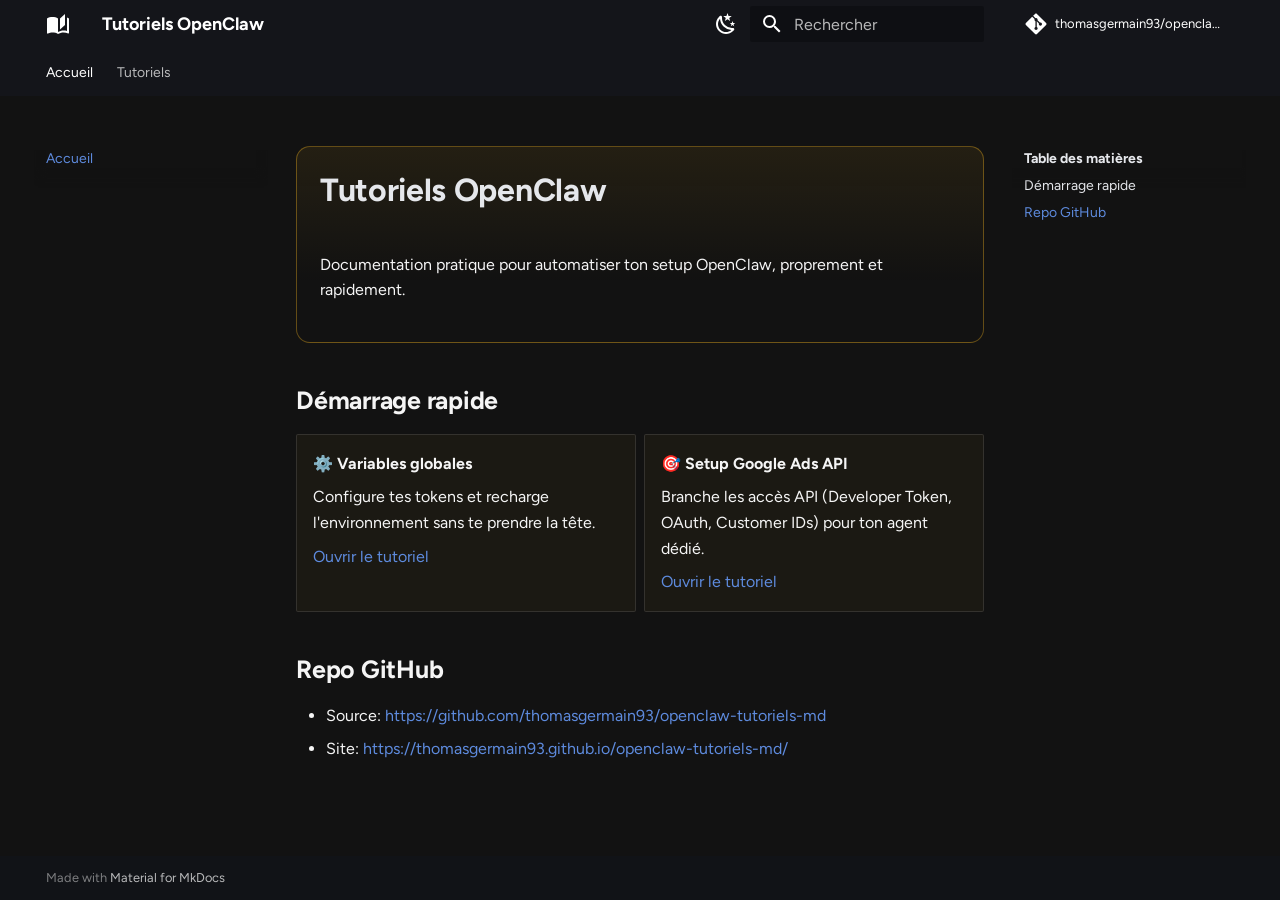
<file: index.html>
<!doctype html>
<html lang="fr" class="no-js">
  <head>
    
      <meta charset="utf-8">
      <meta name="viewport" content="width=device-width,initial-scale=1">
      
        <meta name="description" content="Documentation et tutoriels OpenClaw de Thomas">
      
      
      
        <link rel="canonical" href="https://thomasgermain93.github.io/openclaw-tutoriels-md/">
      
      
      
        <link rel="next" href="tutoriels/01-env-global-openclaw/">
      
      
        
      
      
      <link rel="icon" href="assets/images/favicon.png">
      <meta name="generator" content="mkdocs-1.6.1, mkdocs-material-9.7.3">
    
    
      
        <title>Tutoriels OpenClaw</title>
      
    
    
      <link rel="stylesheet" href="assets/stylesheets/main.484c7ddc.min.css">
      
        
        <link rel="stylesheet" href="assets/stylesheets/palette.ab4e12ef.min.css">
      
      


    
    
      
    
    
      
        
        
        <link rel="preconnect" href="https://fonts.gstatic.com" crossorigin>
        <link rel="stylesheet" href="https://fonts.googleapis.com/css?family=Figtree:300,300i,400,400i,700,700i%7CJetBrains+Mono:400,400i,700,700i&display=fallback">
        <style>:root{--md-text-font:"Figtree";--md-code-font:"JetBrains Mono"}</style>
      
    
    
      <link rel="stylesheet" href="stylesheets/extra.css">
    
    <script>__md_scope=new URL(".",location),__md_hash=e=>[...e].reduce(((e,_)=>(e<<5)-e+_.charCodeAt(0)),0),__md_get=(e,_=localStorage,t=__md_scope)=>JSON.parse(_.getItem(t.pathname+"."+e)),__md_set=(e,_,t=localStorage,a=__md_scope)=>{try{t.setItem(a.pathname+"."+e,JSON.stringify(_))}catch(e){}}</script>
    
      

    
    
  </head>
  
  
    
    
      
    
    
    
    
    <body dir="ltr" data-md-color-scheme="slate" data-md-color-primary="black" data-md-color-accent="amber">
  
    
    <input class="md-toggle" data-md-toggle="drawer" type="checkbox" id="__drawer" autocomplete="off">
    <input class="md-toggle" data-md-toggle="search" type="checkbox" id="__search" autocomplete="off">
    <label class="md-overlay" for="__drawer"></label>
    <div data-md-component="skip">
      
        
        <a href="#demarrage-rapide" class="md-skip">
          Aller au contenu
        </a>
      
    </div>
    <div data-md-component="announce">
      
    </div>
    
    
      

<header class="md-header" data-md-component="header">
  <nav class="md-header__inner md-grid" aria-label="En-tête">
    <a href="." title="Tutoriels OpenClaw" class="md-header__button md-logo" aria-label="Tutoriels OpenClaw" data-md-component="logo">
      
  
  <svg xmlns="http://www.w3.org/2000/svg" viewBox="0 0 24 24"><path d="m19 2-5 4.5v11l5-4.5zM6.5 5C4.55 5 2.45 5.4 1 6.5v14.66c0 .25.25.5.5.5.1 0 .15-.07.25-.07 1.35-.65 3.3-1.09 4.75-1.09 1.95 0 4.05.4 5.5 1.5 1.35-.85 3.8-1.5 5.5-1.5 1.65 0 3.35.31 4.75 1.06.1.05.15.03.25.03.25 0 .5-.25.5-.5V6.5c-.6-.45-1.25-.75-2-1V19c-1.1-.35-2.3-.5-3.5-.5-1.7 0-4.15.65-5.5 1.5V6.5C10.55 5.4 8.45 5 6.5 5"/></svg>

    </a>
    <label class="md-header__button md-icon" for="__drawer">
      
      <svg xmlns="http://www.w3.org/2000/svg" viewBox="0 0 24 24"><path d="M3 6h18v2H3zm0 5h18v2H3zm0 5h18v2H3z"/></svg>
    </label>
    <div class="md-header__title" data-md-component="header-title">
      <div class="md-header__ellipsis">
        <div class="md-header__topic">
          <span class="md-ellipsis">
            Tutoriels OpenClaw
          </span>
        </div>
        <div class="md-header__topic" data-md-component="header-topic">
          <span class="md-ellipsis">
            
              Accueil
            
          </span>
        </div>
      </div>
    </div>
    
      
        <form class="md-header__option" data-md-component="palette">
  
    
    
    
    <input class="md-option" data-md-color-media="" data-md-color-scheme="slate" data-md-color-primary="black" data-md-color-accent="amber"  aria-label="Passer en mode clair"  type="radio" name="__palette" id="__palette_0">
    
      <label class="md-header__button md-icon" title="Passer en mode clair" for="__palette_1" hidden>
        <svg xmlns="http://www.w3.org/2000/svg" viewBox="0 0 24 24"><path d="m17.75 4.09-2.53 1.94.91 3.06-2.63-1.81-2.63 1.81.91-3.06-2.53-1.94L12.44 4l1.06-3 1.06 3zm3.5 6.91-1.64 1.25.59 1.98-1.7-1.17-1.7 1.17.59-1.98L15.75 11l2.06-.05L18.5 9l.69 1.95zm-2.28 4.95c.83-.08 1.72 1.1 1.19 1.85-.32.45-.66.87-1.08 1.27C15.17 23 8.84 23 4.94 19.07c-3.91-3.9-3.91-10.24 0-14.14.4-.4.82-.76 1.27-1.08.75-.53 1.93.36 1.85 1.19-.27 2.86.69 5.83 2.89 8.02a9.96 9.96 0 0 0 8.02 2.89m-1.64 2.02a12.08 12.08 0 0 1-7.8-3.47c-2.17-2.19-3.33-5-3.49-7.82-2.81 3.14-2.7 7.96.31 10.98 3.02 3.01 7.84 3.12 10.98.31"/></svg>
      </label>
    
  
    
    
    
    <input class="md-option" data-md-color-media="" data-md-color-scheme="default" data-md-color-primary="black" data-md-color-accent="amber"  aria-label="Passer en mode sombre"  type="radio" name="__palette" id="__palette_1">
    
      <label class="md-header__button md-icon" title="Passer en mode sombre" for="__palette_0" hidden>
        <svg xmlns="http://www.w3.org/2000/svg" viewBox="0 0 24 24"><path d="M12 7a5 5 0 0 1 5 5 5 5 0 0 1-5 5 5 5 0 0 1-5-5 5 5 0 0 1 5-5m0 2a3 3 0 0 0-3 3 3 3 0 0 0 3 3 3 3 0 0 0 3-3 3 3 0 0 0-3-3m0-7 2.39 3.42C13.65 5.15 12.84 5 12 5s-1.65.15-2.39.42zM3.34 7l4.16-.35A7.2 7.2 0 0 0 5.94 8.5c-.44.74-.69 1.5-.83 2.29zm.02 10 1.76-3.77a7.131 7.131 0 0 0 2.38 4.14zM20.65 7l-1.77 3.79a7.02 7.02 0 0 0-2.38-4.15zm-.01 10-4.14.36c.59-.51 1.12-1.14 1.54-1.86.42-.73.69-1.5.83-2.29zM12 22l-2.41-3.44c.74.27 1.55.44 2.41.44.82 0 1.63-.17 2.37-.44z"/></svg>
      </label>
    
  
</form>
      
    
    
      <script>var palette=__md_get("__palette");if(palette&&palette.color){if("(prefers-color-scheme)"===palette.color.media){var media=matchMedia("(prefers-color-scheme: light)"),input=document.querySelector(media.matches?"[data-md-color-media='(prefers-color-scheme: light)']":"[data-md-color-media='(prefers-color-scheme: dark)']");palette.color.media=input.getAttribute("data-md-color-media"),palette.color.scheme=input.getAttribute("data-md-color-scheme"),palette.color.primary=input.getAttribute("data-md-color-primary"),palette.color.accent=input.getAttribute("data-md-color-accent")}for(var[key,value]of Object.entries(palette.color))document.body.setAttribute("data-md-color-"+key,value)}</script>
    
    
    
      
      
        <label class="md-header__button md-icon" for="__search">
          
          <svg xmlns="http://www.w3.org/2000/svg" viewBox="0 0 24 24"><path d="M9.5 3A6.5 6.5 0 0 1 16 9.5c0 1.61-.59 3.09-1.56 4.23l.27.27h.79l5 5-1.5 1.5-5-5v-.79l-.27-.27A6.52 6.52 0 0 1 9.5 16 6.5 6.5 0 0 1 3 9.5 6.5 6.5 0 0 1 9.5 3m0 2C7 5 5 7 5 9.5S7 14 9.5 14 14 12 14 9.5 12 5 9.5 5"/></svg>
        </label>
        <div class="md-search" data-md-component="search" role="dialog">
  <label class="md-search__overlay" for="__search"></label>
  <div class="md-search__inner" role="search">
    <form class="md-search__form" name="search">
      <input type="text" class="md-search__input" name="query" aria-label="Rechercher" placeholder="Rechercher" autocapitalize="off" autocorrect="off" autocomplete="off" spellcheck="false" data-md-component="search-query" required>
      <label class="md-search__icon md-icon" for="__search">
        
        <svg xmlns="http://www.w3.org/2000/svg" viewBox="0 0 24 24"><path d="M9.5 3A6.5 6.5 0 0 1 16 9.5c0 1.61-.59 3.09-1.56 4.23l.27.27h.79l5 5-1.5 1.5-5-5v-.79l-.27-.27A6.52 6.52 0 0 1 9.5 16 6.5 6.5 0 0 1 3 9.5 6.5 6.5 0 0 1 9.5 3m0 2C7 5 5 7 5 9.5S7 14 9.5 14 14 12 14 9.5 12 5 9.5 5"/></svg>
        
        <svg xmlns="http://www.w3.org/2000/svg" viewBox="0 0 24 24"><path d="M20 11v2H8l5.5 5.5-1.42 1.42L4.16 12l7.92-7.92L13.5 5.5 8 11z"/></svg>
      </label>
      <nav class="md-search__options" aria-label="Recherche">
        
        <button type="reset" class="md-search__icon md-icon" title="Effacer" aria-label="Effacer" tabindex="-1">
          
          <svg xmlns="http://www.w3.org/2000/svg" viewBox="0 0 24 24"><path d="M19 6.41 17.59 5 12 10.59 6.41 5 5 6.41 10.59 12 5 17.59 6.41 19 12 13.41 17.59 19 19 17.59 13.41 12z"/></svg>
        </button>
      </nav>
      
        <div class="md-search__suggest" data-md-component="search-suggest"></div>
      
    </form>
    <div class="md-search__output">
      <div class="md-search__scrollwrap" tabindex="0" data-md-scrollfix>
        <div class="md-search-result" data-md-component="search-result">
          <div class="md-search-result__meta">
            Initialisation de la recherche
          </div>
          <ol class="md-search-result__list" role="presentation"></ol>
        </div>
      </div>
    </div>
  </div>
</div>
      
    
    
      <div class="md-header__source">
        <a href="https://github.com/thomasgermain93/openclaw-tutoriels-md" title="Aller au dépôt" class="md-source" data-md-component="source">
  <div class="md-source__icon md-icon">
    
    <svg xmlns="http://www.w3.org/2000/svg" viewBox="0 0 448 512"><!--! Font Awesome Free 7.1.0 by @fontawesome - https://fontawesome.com License - https://fontawesome.com/license/free (Icons: CC BY 4.0, Fonts: SIL OFL 1.1, Code: MIT License) Copyright 2025 Fonticons, Inc.--><path d="M439.6 236.1 244 40.5c-5.4-5.5-12.8-8.5-20.4-8.5s-15 3-20.4 8.4L162.5 81l51.5 51.5c27.1-9.1 52.7 16.8 43.4 43.7l49.7 49.7c34.2-11.8 61.2 31 35.5 56.7-26.5 26.5-70.2-2.9-56-37.3L240.3 199v121.9c25.3 12.5 22.3 41.8 9.1 55-6.4 6.4-15.2 10.1-24.3 10.1s-17.8-3.6-24.3-10.1c-17.6-17.6-11.1-46.9 11.2-56v-123c-20.8-8.5-24.6-30.7-18.6-45L142.6 101 8.5 235.1C3 240.6 0 247.9 0 255.5s3 15 8.5 20.4l195.6 195.7c5.4 5.4 12.7 8.4 20.4 8.4s15-3 20.4-8.4l194.7-194.7c5.4-5.4 8.4-12.8 8.4-20.4s-3-15-8.4-20.4"/></svg>
  </div>
  <div class="md-source__repository">
    thomasgermain93/openclaw-tutoriels-md
  </div>
</a>
      </div>
    
  </nav>
  
</header>
    
    <div class="md-container" data-md-component="container">
      
      
        
          
            
<nav class="md-tabs" aria-label="Onglets" data-md-component="tabs">
  <div class="md-grid">
    <ul class="md-tabs__list">
      
        
  
  
  
    
  
  
    <li class="md-tabs__item md-tabs__item--active">
      <a href="." class="md-tabs__link">
        
  
  
    
  
  Accueil

      </a>
    </li>
  

      
        
  
  
  
  
    
    
      <li class="md-tabs__item">
        <a href="tutoriels/01-env-global-openclaw/" class="md-tabs__link">
          
  
  
  Tutoriels

        </a>
      </li>
    
  

      
    </ul>
  </div>
</nav>
          
        
      
      <main class="md-main" data-md-component="main">
        <div class="md-main__inner md-grid">
          
            
              
              <div class="md-sidebar md-sidebar--primary" data-md-component="sidebar" data-md-type="navigation" >
                <div class="md-sidebar__scrollwrap">
                  <div class="md-sidebar__inner">
                    


  


<nav class="md-nav md-nav--primary md-nav--lifted" aria-label="Navigation" data-md-level="0">
  <label class="md-nav__title" for="__drawer">
    <a href="." title="Tutoriels OpenClaw" class="md-nav__button md-logo" aria-label="Tutoriels OpenClaw" data-md-component="logo">
      
  
  <svg xmlns="http://www.w3.org/2000/svg" viewBox="0 0 24 24"><path d="m19 2-5 4.5v11l5-4.5zM6.5 5C4.55 5 2.45 5.4 1 6.5v14.66c0 .25.25.5.5.5.1 0 .15-.07.25-.07 1.35-.65 3.3-1.09 4.75-1.09 1.95 0 4.05.4 5.5 1.5 1.35-.85 3.8-1.5 5.5-1.5 1.65 0 3.35.31 4.75 1.06.1.05.15.03.25.03.25 0 .5-.25.5-.5V6.5c-.6-.45-1.25-.75-2-1V19c-1.1-.35-2.3-.5-3.5-.5-1.7 0-4.15.65-5.5 1.5V6.5C10.55 5.4 8.45 5 6.5 5"/></svg>

    </a>
    Tutoriels OpenClaw
  </label>
  
    <div class="md-nav__source">
      <a href="https://github.com/thomasgermain93/openclaw-tutoriels-md" title="Aller au dépôt" class="md-source" data-md-component="source">
  <div class="md-source__icon md-icon">
    
    <svg xmlns="http://www.w3.org/2000/svg" viewBox="0 0 448 512"><!--! Font Awesome Free 7.1.0 by @fontawesome - https://fontawesome.com License - https://fontawesome.com/license/free (Icons: CC BY 4.0, Fonts: SIL OFL 1.1, Code: MIT License) Copyright 2025 Fonticons, Inc.--><path d="M439.6 236.1 244 40.5c-5.4-5.5-12.8-8.5-20.4-8.5s-15 3-20.4 8.4L162.5 81l51.5 51.5c27.1-9.1 52.7 16.8 43.4 43.7l49.7 49.7c34.2-11.8 61.2 31 35.5 56.7-26.5 26.5-70.2-2.9-56-37.3L240.3 199v121.9c25.3 12.5 22.3 41.8 9.1 55-6.4 6.4-15.2 10.1-24.3 10.1s-17.8-3.6-24.3-10.1c-17.6-17.6-11.1-46.9 11.2-56v-123c-20.8-8.5-24.6-30.7-18.6-45L142.6 101 8.5 235.1C3 240.6 0 247.9 0 255.5s3 15 8.5 20.4l195.6 195.7c5.4 5.4 12.7 8.4 20.4 8.4s15-3 20.4-8.4l194.7-194.7c5.4-5.4 8.4-12.8 8.4-20.4s-3-15-8.4-20.4"/></svg>
  </div>
  <div class="md-source__repository">
    thomasgermain93/openclaw-tutoriels-md
  </div>
</a>
    </div>
  
  <ul class="md-nav__list" data-md-scrollfix>
    
      
      
  
  
    
  
  
  
    <li class="md-nav__item md-nav__item--active">
      
      <input class="md-nav__toggle md-toggle" type="checkbox" id="__toc">
      
      
      
        <label class="md-nav__link md-nav__link--active" for="__toc">
          
  
  
  <span class="md-ellipsis">
    
  
    Accueil
  

    
  </span>
  
  

          <span class="md-nav__icon md-icon"></span>
        </label>
      
      <a href="." class="md-nav__link md-nav__link--active">
        
  
  
  <span class="md-ellipsis">
    
  
    Accueil
  

    
  </span>
  
  

      </a>
      
        

<nav class="md-nav md-nav--secondary" aria-label="Table des matières">
  
  
  
  
    <label class="md-nav__title" for="__toc">
      <span class="md-nav__icon md-icon"></span>
      Table des matières
    </label>
    <ul class="md-nav__list" data-md-component="toc" data-md-scrollfix>
      
        <li class="md-nav__item">
  <a href="#demarrage-rapide" class="md-nav__link">
    <span class="md-ellipsis">
      
        Démarrage rapide
      
    </span>
  </a>
  
</li>
      
        <li class="md-nav__item">
  <a href="#repo-github" class="md-nav__link">
    <span class="md-ellipsis">
      
        Repo GitHub
      
    </span>
  </a>
  
</li>
      
    </ul>
  
</nav>
      
    </li>
  

    
      
      
  
  
  
  
    
    
    
    
      
      
        
      
    
    
    <li class="md-nav__item md-nav__item--nested">
      
        
        
        <input class="md-nav__toggle md-toggle " type="checkbox" id="__nav_2" >
        
          
          <label class="md-nav__link" for="__nav_2" id="__nav_2_label" tabindex="0">
            
  
  
  <span class="md-ellipsis">
    
  
    Tutoriels
  

    
  </span>
  
  

            <span class="md-nav__icon md-icon"></span>
          </label>
        
        <nav class="md-nav" data-md-level="1" aria-labelledby="__nav_2_label" aria-expanded="false">
          <label class="md-nav__title" for="__nav_2">
            <span class="md-nav__icon md-icon"></span>
            
  
    Tutoriels
  

          </label>
          <ul class="md-nav__list" data-md-scrollfix>
            
              
                
  
  
  
  
    <li class="md-nav__item">
      <a href="tutoriels/01-env-global-openclaw/" class="md-nav__link">
        
  
  
  <span class="md-ellipsis">
    
  
    Env global OpenClaw
  

    
  </span>
  
  

      </a>
    </li>
  

              
            
              
                
  
  
  
  
    <li class="md-nav__item">
      <a href="tutoriels/02-google-ads-api-setup/" class="md-nav__link">
        
  
  
  <span class="md-ellipsis">
    
  
    Setup Google Ads API
  

    
  </span>
  
  

      </a>
    </li>
  

              
            
          </ul>
        </nav>
      
    </li>
  

    
  </ul>
</nav>
                  </div>
                </div>
              </div>
            
            
              
              <div class="md-sidebar md-sidebar--secondary" data-md-component="sidebar" data-md-type="toc" >
                <div class="md-sidebar__scrollwrap">
                  <div class="md-sidebar__inner">
                    

<nav class="md-nav md-nav--secondary" aria-label="Table des matières">
  
  
  
  
    <label class="md-nav__title" for="__toc">
      <span class="md-nav__icon md-icon"></span>
      Table des matières
    </label>
    <ul class="md-nav__list" data-md-component="toc" data-md-scrollfix>
      
        <li class="md-nav__item">
  <a href="#demarrage-rapide" class="md-nav__link">
    <span class="md-ellipsis">
      
        Démarrage rapide
      
    </span>
  </a>
  
</li>
      
        <li class="md-nav__item">
  <a href="#repo-github" class="md-nav__link">
    <span class="md-ellipsis">
      
        Repo GitHub
      
    </span>
  </a>
  
</li>
      
    </ul>
  
</nav>
                  </div>
                </div>
              </div>
            
          
          
            <div class="md-content" data-md-component="content">
              
              <article class="md-content__inner md-typeset">
                
                  


  
  


<div class="hero">
  <h1>Tutoriels OpenClaw</h1>
  <p>Documentation pratique pour automatiser ton setup OpenClaw, proprement et rapidement.</p>
</div>

<h2 id="demarrage-rapide">Démarrage rapide<a class="headerlink" href="#demarrage-rapide" title="Permanent link">&para;</a></h2>
<div class="grid cards">
<ul>
<li>
<p><strong>⚙️ Variables globales</strong></p>
<p>Configure tes tokens et recharge l'environnement sans te prendre la tête.</p>
<p><a href="tutoriels/01-env-global-openclaw/">Ouvrir le tutoriel</a></p>
</li>
<li>
<p><strong>🎯 Setup Google Ads API</strong></p>
<p>Branche les accès API (Developer Token, OAuth, Customer IDs) pour ton agent dédié.</p>
<p><a href="tutoriels/02-google-ads-api-setup/">Ouvrir le tutoriel</a></p>
</li>
</ul>
</div>
<h2 id="repo-github">Repo GitHub<a class="headerlink" href="#repo-github" title="Permanent link">&para;</a></h2>
<ul>
<li>Source: <a href="https://github.com/thomasgermain93/openclaw-tutoriels-md">https://github.com/thomasgermain93/openclaw-tutoriels-md</a></li>
<li>Site: <a href="https://thomasgermain93.github.io/openclaw-tutoriels-md/">https://thomasgermain93.github.io/openclaw-tutoriels-md/</a></li>
</ul>












                
              </article>
            </div>
          
          
  <script>var tabs=__md_get("__tabs");if(Array.isArray(tabs))e:for(var set of document.querySelectorAll(".tabbed-set")){var labels=set.querySelector(".tabbed-labels");for(var tab of tabs)for(var label of labels.getElementsByTagName("label"))if(label.innerText.trim()===tab){var input=document.getElementById(label.htmlFor);input.checked=!0;continue e}}</script>

<script>var target=document.getElementById(location.hash.slice(1));target&&target.name&&(target.checked=target.name.startsWith("__tabbed_"))</script>
        </div>
        
          <button type="button" class="md-top md-icon" data-md-component="top" hidden>
  
  <svg xmlns="http://www.w3.org/2000/svg" viewBox="0 0 24 24"><path d="M13 20h-2V8l-5.5 5.5-1.42-1.42L12 4.16l7.92 7.92-1.42 1.42L13 8z"/></svg>
  Retour en haut de la page
</button>
        
      </main>
      
        <footer class="md-footer">
  
  <div class="md-footer-meta md-typeset">
    <div class="md-footer-meta__inner md-grid">
      <div class="md-copyright">
  
  
    Made with
    <a href="https://squidfunk.github.io/mkdocs-material/" target="_blank" rel="noopener">
      Material for MkDocs
    </a>
  
</div>
      
    </div>
  </div>
</footer>
      
    </div>
    <div class="md-dialog" data-md-component="dialog">
      <div class="md-dialog__inner md-typeset"></div>
    </div>
    
    
    
      
      
      <script id="__config" type="application/json">{"annotate": null, "base": ".", "features": ["navigation.tabs", "navigation.sections", "navigation.top", "navigation.instant", "content.code.copy", "content.tabs.link", "search.suggest", "search.highlight"], "search": "assets/javascripts/workers/search.2c215733.min.js", "tags": null, "translations": {"clipboard.copied": "Copi\u00e9 dans le presse-papier", "clipboard.copy": "Copier dans le presse-papier", "search.result.more.one": "1 de plus sur cette page", "search.result.more.other": "# de plus sur cette page", "search.result.none": "Aucun document trouv\u00e9", "search.result.one": "1 document trouv\u00e9", "search.result.other": "# documents trouv\u00e9s", "search.result.placeholder": "Taper pour d\u00e9marrer la recherche", "search.result.term.missing": "Non trouv\u00e9", "select.version": "S\u00e9lectionner la version"}, "version": null}</script>
    
    
      <script src="assets/javascripts/bundle.79ae519e.min.js"></script>
      
    
  </body>
</html>
</file>
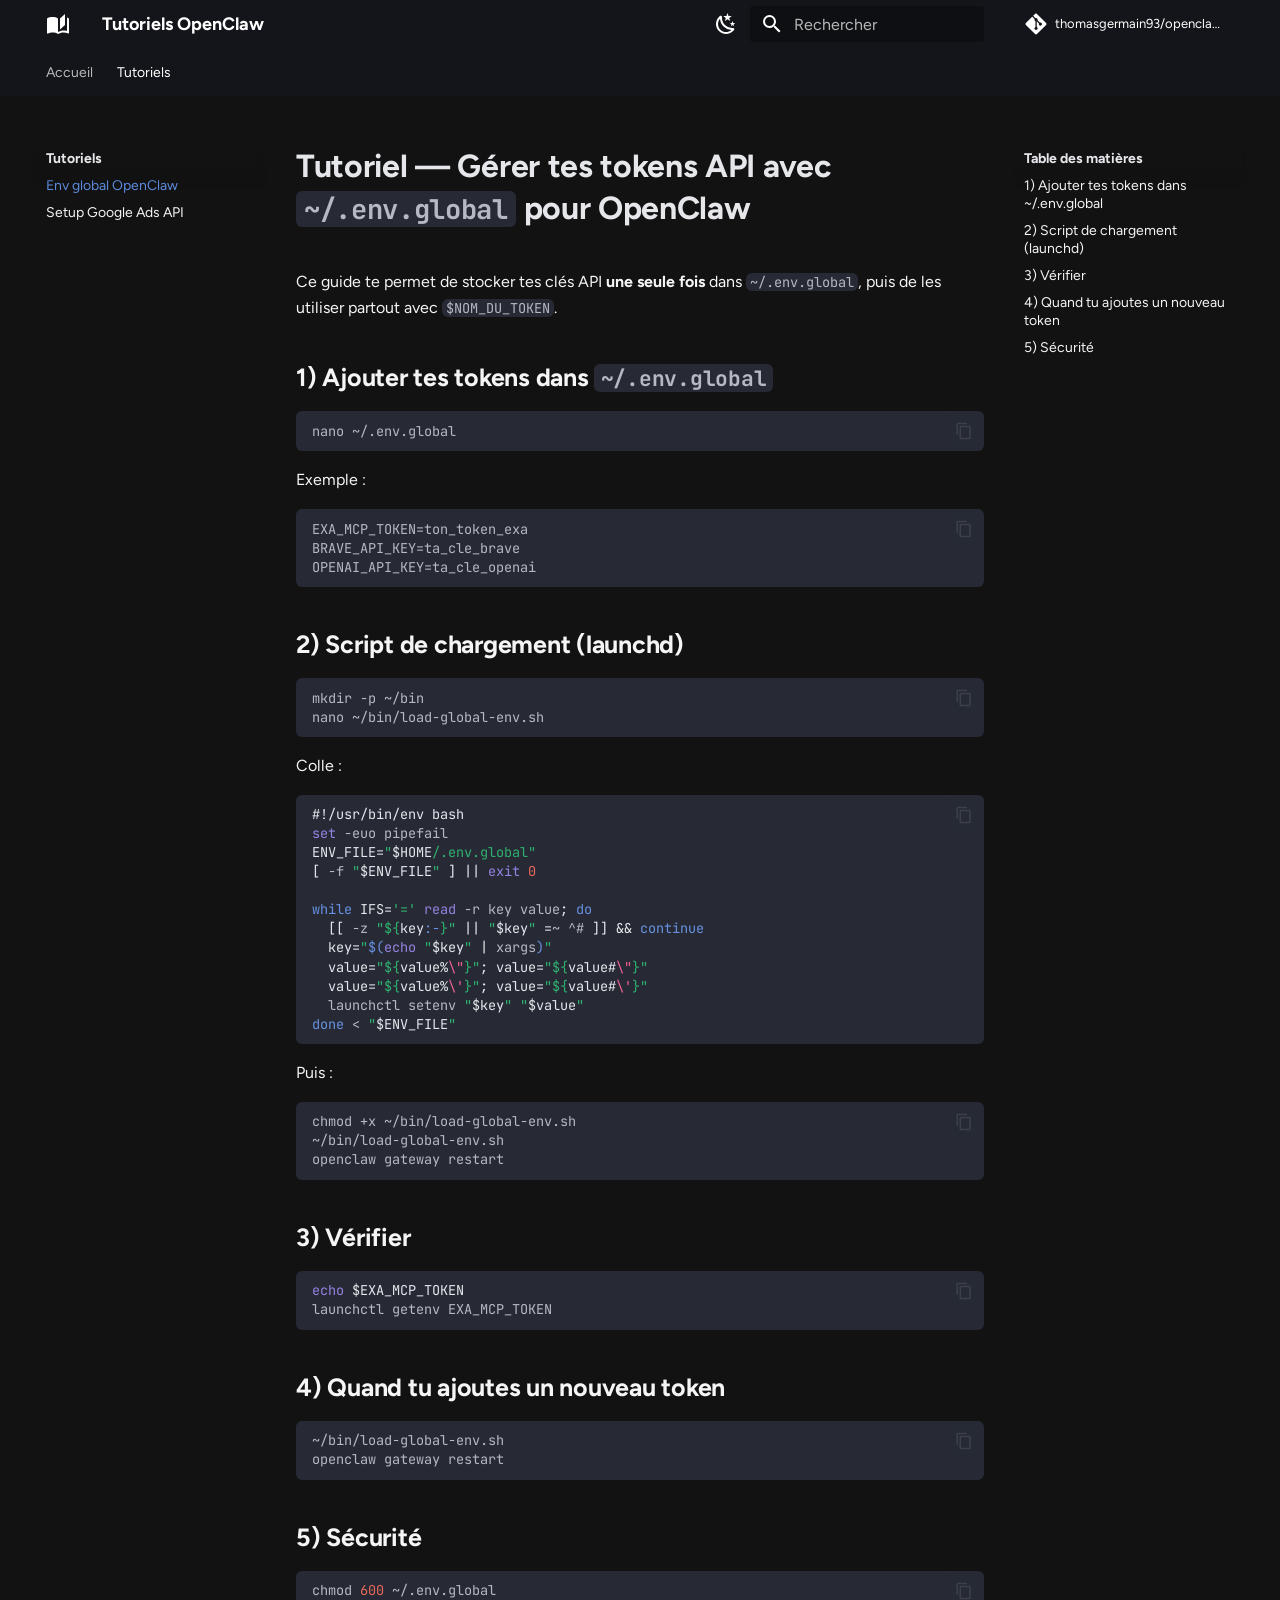
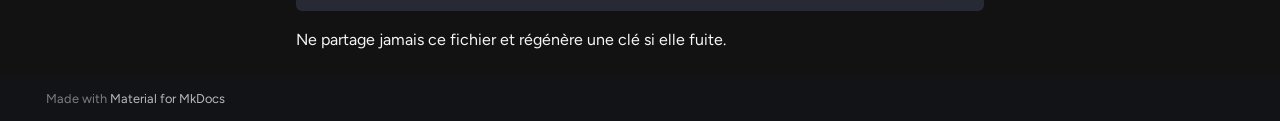
<file: tutoriels/01-env-global-openclaw/index.html>
<!doctype html>
<html lang="fr" class="no-js">
  <head>
    
      <meta charset="utf-8">
      <meta name="viewport" content="width=device-width,initial-scale=1">
      
        <meta name="description" content="Documentation et tutoriels OpenClaw de Thomas">
      
      
      
        <link rel="canonical" href="https://thomasgermain93.github.io/openclaw-tutoriels-md/tutoriels/01-env-global-openclaw/">
      
      
        <link rel="prev" href="../..">
      
      
        <link rel="next" href="../02-google-ads-api-setup/">
      
      
        
      
      
      <link rel="icon" href="../../assets/images/favicon.png">
      <meta name="generator" content="mkdocs-1.6.1, mkdocs-material-9.7.3">
    
    
      
        <title>Env global OpenClaw - Tutoriels OpenClaw</title>
      
    
    
      <link rel="stylesheet" href="../../assets/stylesheets/main.484c7ddc.min.css">
      
        
        <link rel="stylesheet" href="../../assets/stylesheets/palette.ab4e12ef.min.css">
      
      


    
    
      
    
    
      
        
        
        <link rel="preconnect" href="https://fonts.gstatic.com" crossorigin>
        <link rel="stylesheet" href="https://fonts.googleapis.com/css?family=Figtree:300,300i,400,400i,700,700i%7CJetBrains+Mono:400,400i,700,700i&display=fallback">
        <style>:root{--md-text-font:"Figtree";--md-code-font:"JetBrains Mono"}</style>
      
    
    
      <link rel="stylesheet" href="../../stylesheets/extra.css">
    
    <script>__md_scope=new URL("../..",location),__md_hash=e=>[...e].reduce(((e,_)=>(e<<5)-e+_.charCodeAt(0)),0),__md_get=(e,_=localStorage,t=__md_scope)=>JSON.parse(_.getItem(t.pathname+"."+e)),__md_set=(e,_,t=localStorage,a=__md_scope)=>{try{t.setItem(a.pathname+"."+e,JSON.stringify(_))}catch(e){}}</script>
    
      

    
    
  </head>
  
  
    
    
      
    
    
    
    
    <body dir="ltr" data-md-color-scheme="slate" data-md-color-primary="black" data-md-color-accent="amber">
  
    
    <input class="md-toggle" data-md-toggle="drawer" type="checkbox" id="__drawer" autocomplete="off">
    <input class="md-toggle" data-md-toggle="search" type="checkbox" id="__search" autocomplete="off">
    <label class="md-overlay" for="__drawer"></label>
    <div data-md-component="skip">
      
        
        <a href="#tutoriel-gerer-tes-tokens-api-avec-envglobal-pour-openclaw" class="md-skip">
          Aller au contenu
        </a>
      
    </div>
    <div data-md-component="announce">
      
    </div>
    
    
      

<header class="md-header" data-md-component="header">
  <nav class="md-header__inner md-grid" aria-label="En-tête">
    <a href="../.." title="Tutoriels OpenClaw" class="md-header__button md-logo" aria-label="Tutoriels OpenClaw" data-md-component="logo">
      
  
  <svg xmlns="http://www.w3.org/2000/svg" viewBox="0 0 24 24"><path d="m19 2-5 4.5v11l5-4.5zM6.5 5C4.55 5 2.45 5.4 1 6.5v14.66c0 .25.25.5.5.5.1 0 .15-.07.25-.07 1.35-.65 3.3-1.09 4.75-1.09 1.95 0 4.05.4 5.5 1.5 1.35-.85 3.8-1.5 5.5-1.5 1.65 0 3.35.31 4.75 1.06.1.05.15.03.25.03.25 0 .5-.25.5-.5V6.5c-.6-.45-1.25-.75-2-1V19c-1.1-.35-2.3-.5-3.5-.5-1.7 0-4.15.65-5.5 1.5V6.5C10.55 5.4 8.45 5 6.5 5"/></svg>

    </a>
    <label class="md-header__button md-icon" for="__drawer">
      
      <svg xmlns="http://www.w3.org/2000/svg" viewBox="0 0 24 24"><path d="M3 6h18v2H3zm0 5h18v2H3zm0 5h18v2H3z"/></svg>
    </label>
    <div class="md-header__title" data-md-component="header-title">
      <div class="md-header__ellipsis">
        <div class="md-header__topic">
          <span class="md-ellipsis">
            Tutoriels OpenClaw
          </span>
        </div>
        <div class="md-header__topic" data-md-component="header-topic">
          <span class="md-ellipsis">
            
              Env global OpenClaw
            
          </span>
        </div>
      </div>
    </div>
    
      
        <form class="md-header__option" data-md-component="palette">
  
    
    
    
    <input class="md-option" data-md-color-media="" data-md-color-scheme="slate" data-md-color-primary="black" data-md-color-accent="amber"  aria-label="Passer en mode clair"  type="radio" name="__palette" id="__palette_0">
    
      <label class="md-header__button md-icon" title="Passer en mode clair" for="__palette_1" hidden>
        <svg xmlns="http://www.w3.org/2000/svg" viewBox="0 0 24 24"><path d="m17.75 4.09-2.53 1.94.91 3.06-2.63-1.81-2.63 1.81.91-3.06-2.53-1.94L12.44 4l1.06-3 1.06 3zm3.5 6.91-1.64 1.25.59 1.98-1.7-1.17-1.7 1.17.59-1.98L15.75 11l2.06-.05L18.5 9l.69 1.95zm-2.28 4.95c.83-.08 1.72 1.1 1.19 1.85-.32.45-.66.87-1.08 1.27C15.17 23 8.84 23 4.94 19.07c-3.91-3.9-3.91-10.24 0-14.14.4-.4.82-.76 1.27-1.08.75-.53 1.93.36 1.85 1.19-.27 2.86.69 5.83 2.89 8.02a9.96 9.96 0 0 0 8.02 2.89m-1.64 2.02a12.08 12.08 0 0 1-7.8-3.47c-2.17-2.19-3.33-5-3.49-7.82-2.81 3.14-2.7 7.96.31 10.98 3.02 3.01 7.84 3.12 10.98.31"/></svg>
      </label>
    
  
    
    
    
    <input class="md-option" data-md-color-media="" data-md-color-scheme="default" data-md-color-primary="black" data-md-color-accent="amber"  aria-label="Passer en mode sombre"  type="radio" name="__palette" id="__palette_1">
    
      <label class="md-header__button md-icon" title="Passer en mode sombre" for="__palette_0" hidden>
        <svg xmlns="http://www.w3.org/2000/svg" viewBox="0 0 24 24"><path d="M12 7a5 5 0 0 1 5 5 5 5 0 0 1-5 5 5 5 0 0 1-5-5 5 5 0 0 1 5-5m0 2a3 3 0 0 0-3 3 3 3 0 0 0 3 3 3 3 0 0 0 3-3 3 3 0 0 0-3-3m0-7 2.39 3.42C13.65 5.15 12.84 5 12 5s-1.65.15-2.39.42zM3.34 7l4.16-.35A7.2 7.2 0 0 0 5.94 8.5c-.44.74-.69 1.5-.83 2.29zm.02 10 1.76-3.77a7.131 7.131 0 0 0 2.38 4.14zM20.65 7l-1.77 3.79a7.02 7.02 0 0 0-2.38-4.15zm-.01 10-4.14.36c.59-.51 1.12-1.14 1.54-1.86.42-.73.69-1.5.83-2.29zM12 22l-2.41-3.44c.74.27 1.55.44 2.41.44.82 0 1.63-.17 2.37-.44z"/></svg>
      </label>
    
  
</form>
      
    
    
      <script>var palette=__md_get("__palette");if(palette&&palette.color){if("(prefers-color-scheme)"===palette.color.media){var media=matchMedia("(prefers-color-scheme: light)"),input=document.querySelector(media.matches?"[data-md-color-media='(prefers-color-scheme: light)']":"[data-md-color-media='(prefers-color-scheme: dark)']");palette.color.media=input.getAttribute("data-md-color-media"),palette.color.scheme=input.getAttribute("data-md-color-scheme"),palette.color.primary=input.getAttribute("data-md-color-primary"),palette.color.accent=input.getAttribute("data-md-color-accent")}for(var[key,value]of Object.entries(palette.color))document.body.setAttribute("data-md-color-"+key,value)}</script>
    
    
    
      
      
        <label class="md-header__button md-icon" for="__search">
          
          <svg xmlns="http://www.w3.org/2000/svg" viewBox="0 0 24 24"><path d="M9.5 3A6.5 6.5 0 0 1 16 9.5c0 1.61-.59 3.09-1.56 4.23l.27.27h.79l5 5-1.5 1.5-5-5v-.79l-.27-.27A6.52 6.52 0 0 1 9.5 16 6.5 6.5 0 0 1 3 9.5 6.5 6.5 0 0 1 9.5 3m0 2C7 5 5 7 5 9.5S7 14 9.5 14 14 12 14 9.5 12 5 9.5 5"/></svg>
        </label>
        <div class="md-search" data-md-component="search" role="dialog">
  <label class="md-search__overlay" for="__search"></label>
  <div class="md-search__inner" role="search">
    <form class="md-search__form" name="search">
      <input type="text" class="md-search__input" name="query" aria-label="Rechercher" placeholder="Rechercher" autocapitalize="off" autocorrect="off" autocomplete="off" spellcheck="false" data-md-component="search-query" required>
      <label class="md-search__icon md-icon" for="__search">
        
        <svg xmlns="http://www.w3.org/2000/svg" viewBox="0 0 24 24"><path d="M9.5 3A6.5 6.5 0 0 1 16 9.5c0 1.61-.59 3.09-1.56 4.23l.27.27h.79l5 5-1.5 1.5-5-5v-.79l-.27-.27A6.52 6.52 0 0 1 9.5 16 6.5 6.5 0 0 1 3 9.5 6.5 6.5 0 0 1 9.5 3m0 2C7 5 5 7 5 9.5S7 14 9.5 14 14 12 14 9.5 12 5 9.5 5"/></svg>
        
        <svg xmlns="http://www.w3.org/2000/svg" viewBox="0 0 24 24"><path d="M20 11v2H8l5.5 5.5-1.42 1.42L4.16 12l7.92-7.92L13.5 5.5 8 11z"/></svg>
      </label>
      <nav class="md-search__options" aria-label="Recherche">
        
        <button type="reset" class="md-search__icon md-icon" title="Effacer" aria-label="Effacer" tabindex="-1">
          
          <svg xmlns="http://www.w3.org/2000/svg" viewBox="0 0 24 24"><path d="M19 6.41 17.59 5 12 10.59 6.41 5 5 6.41 10.59 12 5 17.59 6.41 19 12 13.41 17.59 19 19 17.59 13.41 12z"/></svg>
        </button>
      </nav>
      
        <div class="md-search__suggest" data-md-component="search-suggest"></div>
      
    </form>
    <div class="md-search__output">
      <div class="md-search__scrollwrap" tabindex="0" data-md-scrollfix>
        <div class="md-search-result" data-md-component="search-result">
          <div class="md-search-result__meta">
            Initialisation de la recherche
          </div>
          <ol class="md-search-result__list" role="presentation"></ol>
        </div>
      </div>
    </div>
  </div>
</div>
      
    
    
      <div class="md-header__source">
        <a href="https://github.com/thomasgermain93/openclaw-tutoriels-md" title="Aller au dépôt" class="md-source" data-md-component="source">
  <div class="md-source__icon md-icon">
    
    <svg xmlns="http://www.w3.org/2000/svg" viewBox="0 0 448 512"><!--! Font Awesome Free 7.1.0 by @fontawesome - https://fontawesome.com License - https://fontawesome.com/license/free (Icons: CC BY 4.0, Fonts: SIL OFL 1.1, Code: MIT License) Copyright 2025 Fonticons, Inc.--><path d="M439.6 236.1 244 40.5c-5.4-5.5-12.8-8.5-20.4-8.5s-15 3-20.4 8.4L162.5 81l51.5 51.5c27.1-9.1 52.7 16.8 43.4 43.7l49.7 49.7c34.2-11.8 61.2 31 35.5 56.7-26.5 26.5-70.2-2.9-56-37.3L240.3 199v121.9c25.3 12.5 22.3 41.8 9.1 55-6.4 6.4-15.2 10.1-24.3 10.1s-17.8-3.6-24.3-10.1c-17.6-17.6-11.1-46.9 11.2-56v-123c-20.8-8.5-24.6-30.7-18.6-45L142.6 101 8.5 235.1C3 240.6 0 247.9 0 255.5s3 15 8.5 20.4l195.6 195.7c5.4 5.4 12.7 8.4 20.4 8.4s15-3 20.4-8.4l194.7-194.7c5.4-5.4 8.4-12.8 8.4-20.4s-3-15-8.4-20.4"/></svg>
  </div>
  <div class="md-source__repository">
    thomasgermain93/openclaw-tutoriels-md
  </div>
</a>
      </div>
    
  </nav>
  
</header>
    
    <div class="md-container" data-md-component="container">
      
      
        
          
            
<nav class="md-tabs" aria-label="Onglets" data-md-component="tabs">
  <div class="md-grid">
    <ul class="md-tabs__list">
      
        
  
  
  
  
    <li class="md-tabs__item">
      <a href="../.." class="md-tabs__link">
        
  
  
    
  
  Accueil

      </a>
    </li>
  

      
        
  
  
  
    
  
  
    
    
      <li class="md-tabs__item md-tabs__item--active">
        <a href="./" class="md-tabs__link">
          
  
  
  Tutoriels

        </a>
      </li>
    
  

      
    </ul>
  </div>
</nav>
          
        
      
      <main class="md-main" data-md-component="main">
        <div class="md-main__inner md-grid">
          
            
              
              <div class="md-sidebar md-sidebar--primary" data-md-component="sidebar" data-md-type="navigation" >
                <div class="md-sidebar__scrollwrap">
                  <div class="md-sidebar__inner">
                    


  


<nav class="md-nav md-nav--primary md-nav--lifted" aria-label="Navigation" data-md-level="0">
  <label class="md-nav__title" for="__drawer">
    <a href="../.." title="Tutoriels OpenClaw" class="md-nav__button md-logo" aria-label="Tutoriels OpenClaw" data-md-component="logo">
      
  
  <svg xmlns="http://www.w3.org/2000/svg" viewBox="0 0 24 24"><path d="m19 2-5 4.5v11l5-4.5zM6.5 5C4.55 5 2.45 5.4 1 6.5v14.66c0 .25.25.5.5.5.1 0 .15-.07.25-.07 1.35-.65 3.3-1.09 4.75-1.09 1.95 0 4.05.4 5.5 1.5 1.35-.85 3.8-1.5 5.5-1.5 1.65 0 3.35.31 4.75 1.06.1.05.15.03.25.03.25 0 .5-.25.5-.5V6.5c-.6-.45-1.25-.75-2-1V19c-1.1-.35-2.3-.5-3.5-.5-1.7 0-4.15.65-5.5 1.5V6.5C10.55 5.4 8.45 5 6.5 5"/></svg>

    </a>
    Tutoriels OpenClaw
  </label>
  
    <div class="md-nav__source">
      <a href="https://github.com/thomasgermain93/openclaw-tutoriels-md" title="Aller au dépôt" class="md-source" data-md-component="source">
  <div class="md-source__icon md-icon">
    
    <svg xmlns="http://www.w3.org/2000/svg" viewBox="0 0 448 512"><!--! Font Awesome Free 7.1.0 by @fontawesome - https://fontawesome.com License - https://fontawesome.com/license/free (Icons: CC BY 4.0, Fonts: SIL OFL 1.1, Code: MIT License) Copyright 2025 Fonticons, Inc.--><path d="M439.6 236.1 244 40.5c-5.4-5.5-12.8-8.5-20.4-8.5s-15 3-20.4 8.4L162.5 81l51.5 51.5c27.1-9.1 52.7 16.8 43.4 43.7l49.7 49.7c34.2-11.8 61.2 31 35.5 56.7-26.5 26.5-70.2-2.9-56-37.3L240.3 199v121.9c25.3 12.5 22.3 41.8 9.1 55-6.4 6.4-15.2 10.1-24.3 10.1s-17.8-3.6-24.3-10.1c-17.6-17.6-11.1-46.9 11.2-56v-123c-20.8-8.5-24.6-30.7-18.6-45L142.6 101 8.5 235.1C3 240.6 0 247.9 0 255.5s3 15 8.5 20.4l195.6 195.7c5.4 5.4 12.7 8.4 20.4 8.4s15-3 20.4-8.4l194.7-194.7c5.4-5.4 8.4-12.8 8.4-20.4s-3-15-8.4-20.4"/></svg>
  </div>
  <div class="md-source__repository">
    thomasgermain93/openclaw-tutoriels-md
  </div>
</a>
    </div>
  
  <ul class="md-nav__list" data-md-scrollfix>
    
      
      
  
  
  
  
    <li class="md-nav__item">
      <a href="../.." class="md-nav__link">
        
  
  
  <span class="md-ellipsis">
    
  
    Accueil
  

    
  </span>
  
  

      </a>
    </li>
  

    
      
      
  
  
    
  
  
  
    
    
    
    
      
        
        
      
      
        
      
    
    
    <li class="md-nav__item md-nav__item--active md-nav__item--section md-nav__item--nested">
      
        
        
        <input class="md-nav__toggle md-toggle " type="checkbox" id="__nav_2" checked>
        
          
          <label class="md-nav__link" for="__nav_2" id="__nav_2_label" tabindex="">
            
  
  
  <span class="md-ellipsis">
    
  
    Tutoriels
  

    
  </span>
  
  

            <span class="md-nav__icon md-icon"></span>
          </label>
        
        <nav class="md-nav" data-md-level="1" aria-labelledby="__nav_2_label" aria-expanded="true">
          <label class="md-nav__title" for="__nav_2">
            <span class="md-nav__icon md-icon"></span>
            
  
    Tutoriels
  

          </label>
          <ul class="md-nav__list" data-md-scrollfix>
            
              
                
  
  
    
  
  
  
    <li class="md-nav__item md-nav__item--active">
      
      <input class="md-nav__toggle md-toggle" type="checkbox" id="__toc">
      
      
        
      
      
        <label class="md-nav__link md-nav__link--active" for="__toc">
          
  
  
  <span class="md-ellipsis">
    
  
    Env global OpenClaw
  

    
  </span>
  
  

          <span class="md-nav__icon md-icon"></span>
        </label>
      
      <a href="./" class="md-nav__link md-nav__link--active">
        
  
  
  <span class="md-ellipsis">
    
  
    Env global OpenClaw
  

    
  </span>
  
  

      </a>
      
        

<nav class="md-nav md-nav--secondary" aria-label="Table des matières">
  
  
  
    
  
  
    <label class="md-nav__title" for="__toc">
      <span class="md-nav__icon md-icon"></span>
      Table des matières
    </label>
    <ul class="md-nav__list" data-md-component="toc" data-md-scrollfix>
      
        <li class="md-nav__item">
  <a href="#1-ajouter-tes-tokens-dans-envglobal" class="md-nav__link">
    <span class="md-ellipsis">
      
        1) Ajouter tes tokens dans ~/.env.global
      
    </span>
  </a>
  
</li>
      
        <li class="md-nav__item">
  <a href="#2-script-de-chargement-launchd" class="md-nav__link">
    <span class="md-ellipsis">
      
        2) Script de chargement (launchd)
      
    </span>
  </a>
  
</li>
      
        <li class="md-nav__item">
  <a href="#3-verifier" class="md-nav__link">
    <span class="md-ellipsis">
      
        3) Vérifier
      
    </span>
  </a>
  
</li>
      
        <li class="md-nav__item">
  <a href="#4-quand-tu-ajoutes-un-nouveau-token" class="md-nav__link">
    <span class="md-ellipsis">
      
        4) Quand tu ajoutes un nouveau token
      
    </span>
  </a>
  
</li>
      
        <li class="md-nav__item">
  <a href="#5-securite" class="md-nav__link">
    <span class="md-ellipsis">
      
        5) Sécurité
      
    </span>
  </a>
  
</li>
      
    </ul>
  
</nav>
      
    </li>
  

              
            
              
                
  
  
  
  
    <li class="md-nav__item">
      <a href="../02-google-ads-api-setup/" class="md-nav__link">
        
  
  
  <span class="md-ellipsis">
    
  
    Setup Google Ads API
  

    
  </span>
  
  

      </a>
    </li>
  

              
            
          </ul>
        </nav>
      
    </li>
  

    
  </ul>
</nav>
                  </div>
                </div>
              </div>
            
            
              
              <div class="md-sidebar md-sidebar--secondary" data-md-component="sidebar" data-md-type="toc" >
                <div class="md-sidebar__scrollwrap">
                  <div class="md-sidebar__inner">
                    

<nav class="md-nav md-nav--secondary" aria-label="Table des matières">
  
  
  
    
  
  
    <label class="md-nav__title" for="__toc">
      <span class="md-nav__icon md-icon"></span>
      Table des matières
    </label>
    <ul class="md-nav__list" data-md-component="toc" data-md-scrollfix>
      
        <li class="md-nav__item">
  <a href="#1-ajouter-tes-tokens-dans-envglobal" class="md-nav__link">
    <span class="md-ellipsis">
      
        1) Ajouter tes tokens dans ~/.env.global
      
    </span>
  </a>
  
</li>
      
        <li class="md-nav__item">
  <a href="#2-script-de-chargement-launchd" class="md-nav__link">
    <span class="md-ellipsis">
      
        2) Script de chargement (launchd)
      
    </span>
  </a>
  
</li>
      
        <li class="md-nav__item">
  <a href="#3-verifier" class="md-nav__link">
    <span class="md-ellipsis">
      
        3) Vérifier
      
    </span>
  </a>
  
</li>
      
        <li class="md-nav__item">
  <a href="#4-quand-tu-ajoutes-un-nouveau-token" class="md-nav__link">
    <span class="md-ellipsis">
      
        4) Quand tu ajoutes un nouveau token
      
    </span>
  </a>
  
</li>
      
        <li class="md-nav__item">
  <a href="#5-securite" class="md-nav__link">
    <span class="md-ellipsis">
      
        5) Sécurité
      
    </span>
  </a>
  
</li>
      
    </ul>
  
</nav>
                  </div>
                </div>
              </div>
            
          
          
            <div class="md-content" data-md-component="content">
              
              <article class="md-content__inner md-typeset">
                
                  


  
  


<h1 id="tutoriel-gerer-tes-tokens-api-avec-envglobal-pour-openclaw">Tutoriel — Gérer tes tokens API avec <code>~/.env.global</code> pour OpenClaw<a class="headerlink" href="#tutoriel-gerer-tes-tokens-api-avec-envglobal-pour-openclaw" title="Permanent link">&para;</a></h1>
<p>Ce guide te permet de stocker tes clés API <strong>une seule fois</strong> dans <code>~/.env.global</code>, puis de les utiliser partout avec <code>$NOM_DU_TOKEN</code>.</p>
<h2 id="1-ajouter-tes-tokens-dans-envglobal">1) Ajouter tes tokens dans <code>~/.env.global</code><a class="headerlink" href="#1-ajouter-tes-tokens-dans-envglobal" title="Permanent link">&para;</a></h2>
<div class="highlight"><pre><span></span><code>nano<span class="w"> </span>~/.env.global
</code></pre></div>
<p>Exemple :</p>
<div class="highlight"><pre><span></span><code>EXA_MCP_TOKEN=ton_token_exa
BRAVE_API_KEY=ta_cle_brave
OPENAI_API_KEY=ta_cle_openai
</code></pre></div>
<h2 id="2-script-de-chargement-launchd">2) Script de chargement (launchd)<a class="headerlink" href="#2-script-de-chargement-launchd" title="Permanent link">&para;</a></h2>
<div class="highlight"><pre><span></span><code>mkdir<span class="w"> </span>-p<span class="w"> </span>~/bin
nano<span class="w"> </span>~/bin/load-global-env.sh
</code></pre></div>
<p>Colle :</p>
<div class="highlight"><pre><span></span><code><span class="ch">#!/usr/bin/env bash</span>
<span class="nb">set</span><span class="w"> </span>-euo<span class="w"> </span>pipefail
<span class="nv">ENV_FILE</span><span class="o">=</span><span class="s2">&quot;</span><span class="nv">$HOME</span><span class="s2">/.env.global&quot;</span>
<span class="o">[</span><span class="w"> </span>-f<span class="w"> </span><span class="s2">&quot;</span><span class="nv">$ENV_FILE</span><span class="s2">&quot;</span><span class="w"> </span><span class="o">]</span><span class="w"> </span><span class="o">||</span><span class="w"> </span><span class="nb">exit</span><span class="w"> </span><span class="m">0</span>

<span class="k">while</span><span class="w"> </span><span class="nv">IFS</span><span class="o">=</span><span class="s1">&#39;=&#39;</span><span class="w"> </span><span class="nb">read</span><span class="w"> </span>-r<span class="w"> </span>key<span class="w"> </span>value<span class="p">;</span><span class="w"> </span><span class="k">do</span>
<span class="w">  </span><span class="o">[[</span><span class="w"> </span>-z<span class="w"> </span><span class="s2">&quot;</span><span class="si">${</span><span class="nv">key</span><span class="k">:-</span><span class="si">}</span><span class="s2">&quot;</span><span class="w"> </span><span class="o">||</span><span class="w"> </span><span class="s2">&quot;</span><span class="nv">$key</span><span class="s2">&quot;</span><span class="w"> </span><span class="o">=</span>~<span class="w"> </span>^#<span class="w"> </span><span class="o">]]</span><span class="w"> </span><span class="o">&amp;&amp;</span><span class="w"> </span><span class="k">continue</span>
<span class="w">  </span><span class="nv">key</span><span class="o">=</span><span class="s2">&quot;</span><span class="k">$(</span><span class="nb">echo</span><span class="w"> </span><span class="s2">&quot;</span><span class="nv">$key</span><span class="s2">&quot;</span><span class="w"> </span><span class="p">|</span><span class="w"> </span>xargs<span class="k">)</span><span class="s2">&quot;</span>
<span class="w">  </span><span class="nv">value</span><span class="o">=</span><span class="s2">&quot;</span><span class="si">${</span><span class="nv">value</span><span class="p">%</span><span class="se">\&quot;</span><span class="si">}</span><span class="s2">&quot;</span><span class="p">;</span><span class="w"> </span><span class="nv">value</span><span class="o">=</span><span class="s2">&quot;</span><span class="si">${</span><span class="nv">value</span><span class="p">#</span><span class="se">\&quot;</span><span class="si">}</span><span class="s2">&quot;</span>
<span class="w">  </span><span class="nv">value</span><span class="o">=</span><span class="s2">&quot;</span><span class="si">${</span><span class="nv">value</span><span class="p">%</span><span class="se">\&#39;</span><span class="si">}</span><span class="s2">&quot;</span><span class="p">;</span><span class="w"> </span><span class="nv">value</span><span class="o">=</span><span class="s2">&quot;</span><span class="si">${</span><span class="nv">value</span><span class="p">#</span><span class="se">\&#39;</span><span class="si">}</span><span class="s2">&quot;</span>
<span class="w">  </span>launchctl<span class="w"> </span>setenv<span class="w"> </span><span class="s2">&quot;</span><span class="nv">$key</span><span class="s2">&quot;</span><span class="w"> </span><span class="s2">&quot;</span><span class="nv">$value</span><span class="s2">&quot;</span>
<span class="k">done</span><span class="w"> </span>&lt;<span class="w"> </span><span class="s2">&quot;</span><span class="nv">$ENV_FILE</span><span class="s2">&quot;</span>
</code></pre></div>
<p>Puis :</p>
<div class="highlight"><pre><span></span><code>chmod<span class="w"> </span>+x<span class="w"> </span>~/bin/load-global-env.sh
~/bin/load-global-env.sh
openclaw<span class="w"> </span>gateway<span class="w"> </span>restart
</code></pre></div>
<h2 id="3-verifier">3) Vérifier<a class="headerlink" href="#3-verifier" title="Permanent link">&para;</a></h2>
<div class="highlight"><pre><span></span><code><span class="nb">echo</span><span class="w"> </span><span class="nv">$EXA_MCP_TOKEN</span>
launchctl<span class="w"> </span>getenv<span class="w"> </span>EXA_MCP_TOKEN
</code></pre></div>
<h2 id="4-quand-tu-ajoutes-un-nouveau-token">4) Quand tu ajoutes un nouveau token<a class="headerlink" href="#4-quand-tu-ajoutes-un-nouveau-token" title="Permanent link">&para;</a></h2>
<div class="highlight"><pre><span></span><code>~/bin/load-global-env.sh
openclaw<span class="w"> </span>gateway<span class="w"> </span>restart
</code></pre></div>
<h2 id="5-securite">5) Sécurité<a class="headerlink" href="#5-securite" title="Permanent link">&para;</a></h2>
<div class="highlight"><pre><span></span><code>chmod<span class="w"> </span><span class="m">600</span><span class="w"> </span>~/.env.global
</code></pre></div>
<p>Ne partage jamais ce fichier et régénère une clé si elle fuite.</p>












                
              </article>
            </div>
          
          
  <script>var tabs=__md_get("__tabs");if(Array.isArray(tabs))e:for(var set of document.querySelectorAll(".tabbed-set")){var labels=set.querySelector(".tabbed-labels");for(var tab of tabs)for(var label of labels.getElementsByTagName("label"))if(label.innerText.trim()===tab){var input=document.getElementById(label.htmlFor);input.checked=!0;continue e}}</script>

<script>var target=document.getElementById(location.hash.slice(1));target&&target.name&&(target.checked=target.name.startsWith("__tabbed_"))</script>
        </div>
        
          <button type="button" class="md-top md-icon" data-md-component="top" hidden>
  
  <svg xmlns="http://www.w3.org/2000/svg" viewBox="0 0 24 24"><path d="M13 20h-2V8l-5.5 5.5-1.42-1.42L12 4.16l7.92 7.92-1.42 1.42L13 8z"/></svg>
  Retour en haut de la page
</button>
        
      </main>
      
        <footer class="md-footer">
  
  <div class="md-footer-meta md-typeset">
    <div class="md-footer-meta__inner md-grid">
      <div class="md-copyright">
  
  
    Made with
    <a href="https://squidfunk.github.io/mkdocs-material/" target="_blank" rel="noopener">
      Material for MkDocs
    </a>
  
</div>
      
    </div>
  </div>
</footer>
      
    </div>
    <div class="md-dialog" data-md-component="dialog">
      <div class="md-dialog__inner md-typeset"></div>
    </div>
    
    
    
      
      
      <script id="__config" type="application/json">{"annotate": null, "base": "../..", "features": ["navigation.tabs", "navigation.sections", "navigation.top", "navigation.instant", "content.code.copy", "content.tabs.link", "search.suggest", "search.highlight"], "search": "../../assets/javascripts/workers/search.2c215733.min.js", "tags": null, "translations": {"clipboard.copied": "Copi\u00e9 dans le presse-papier", "clipboard.copy": "Copier dans le presse-papier", "search.result.more.one": "1 de plus sur cette page", "search.result.more.other": "# de plus sur cette page", "search.result.none": "Aucun document trouv\u00e9", "search.result.one": "1 document trouv\u00e9", "search.result.other": "# documents trouv\u00e9s", "search.result.placeholder": "Taper pour d\u00e9marrer la recherche", "search.result.term.missing": "Non trouv\u00e9", "select.version": "S\u00e9lectionner la version"}, "version": null}</script>
    
    
      <script src="../../assets/javascripts/bundle.79ae519e.min.js"></script>
      
    
  </body>
</html>
</file>
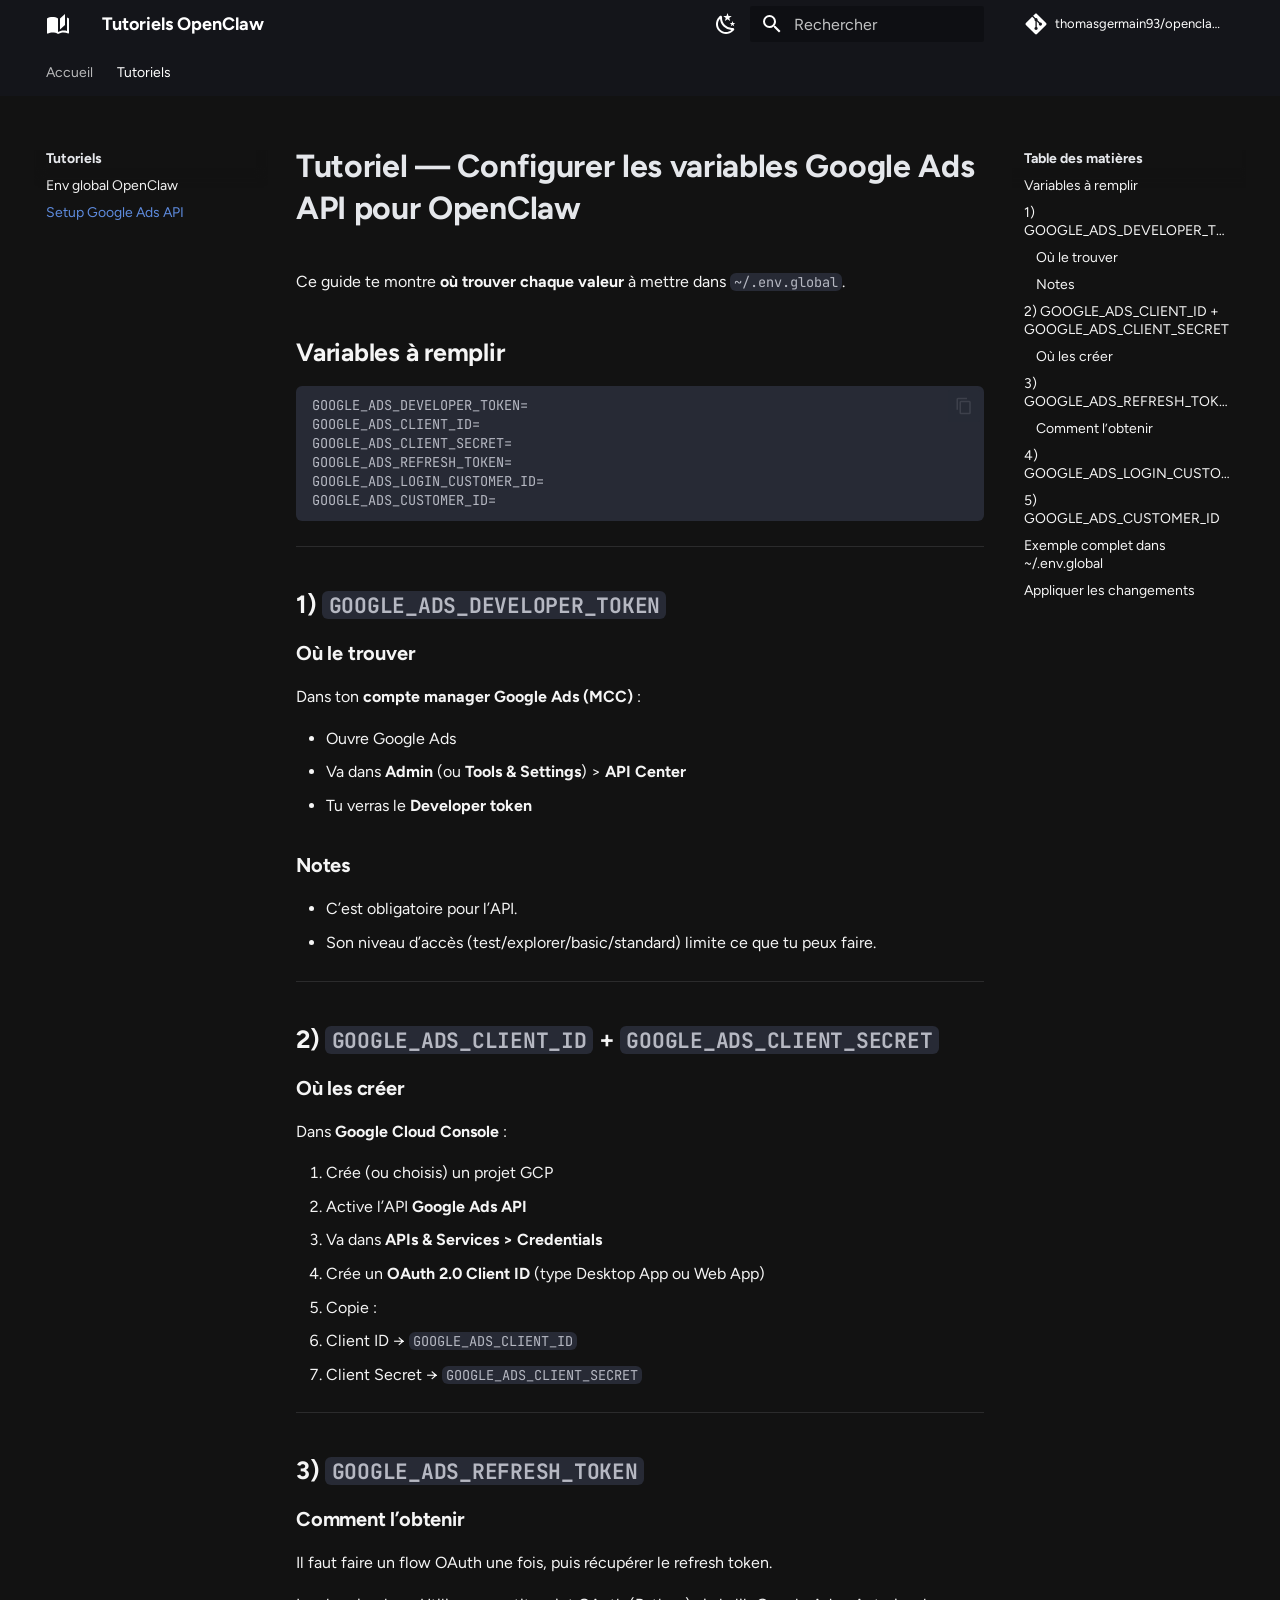
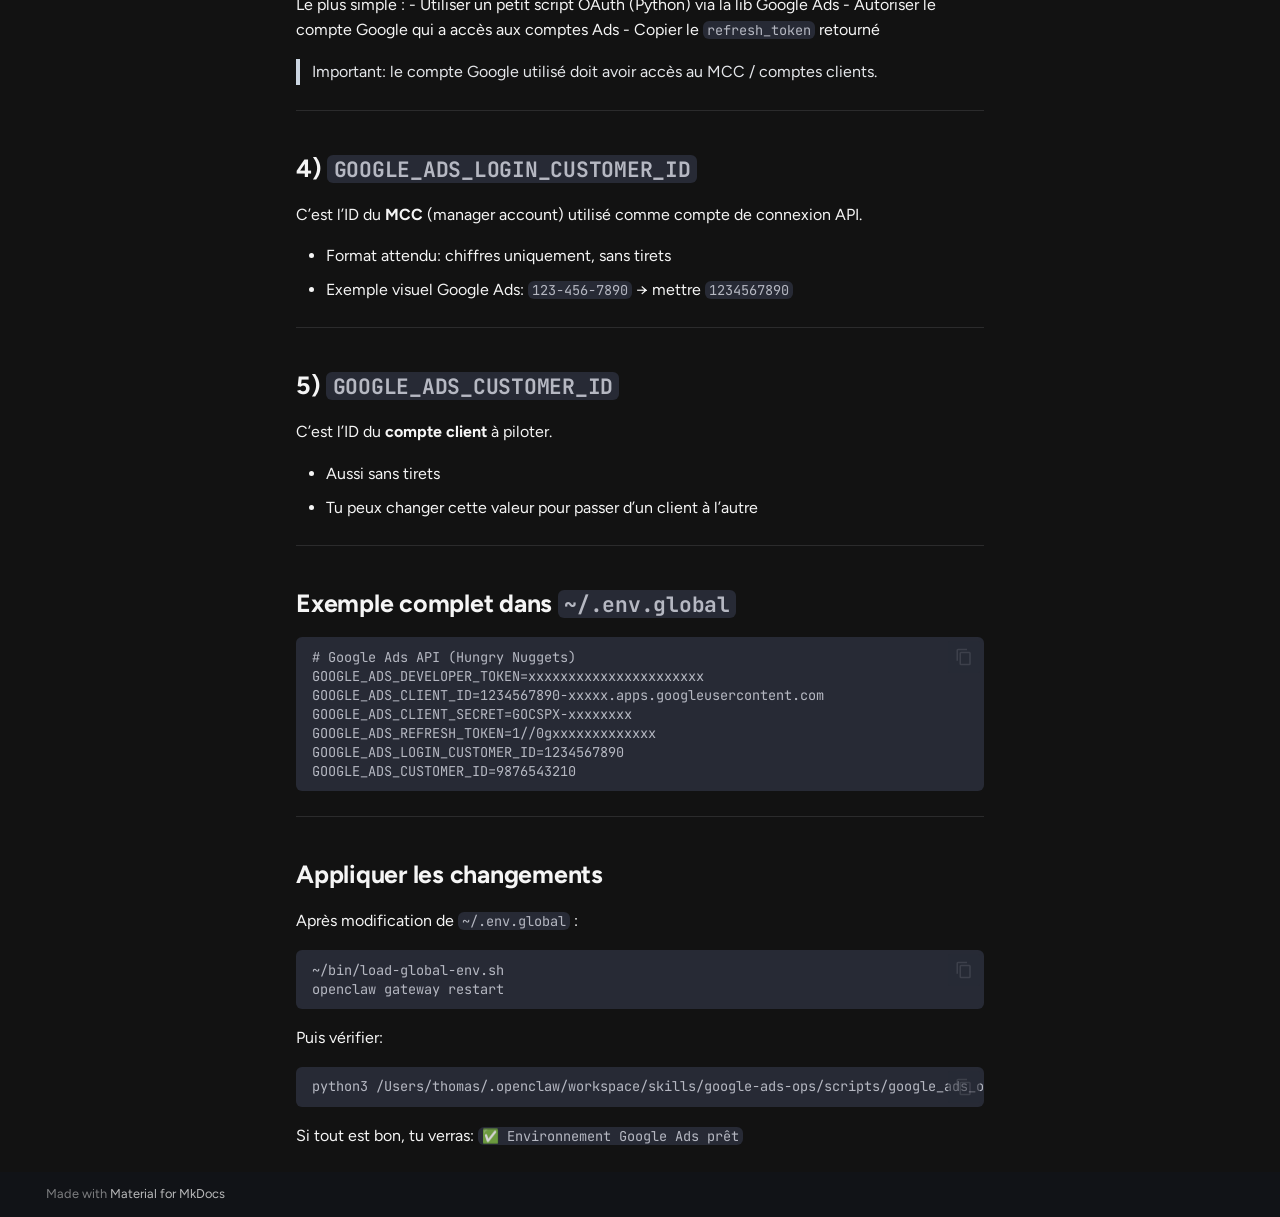
<file: tutoriels/02-google-ads-api-setup/index.html>
<!doctype html>
<html lang="fr" class="no-js">
  <head>
    
      <meta charset="utf-8">
      <meta name="viewport" content="width=device-width,initial-scale=1">
      
        <meta name="description" content="Documentation et tutoriels OpenClaw de Thomas">
      
      
      
        <link rel="canonical" href="https://thomasgermain93.github.io/openclaw-tutoriels-md/tutoriels/02-google-ads-api-setup/">
      
      
        <link rel="prev" href="../01-env-global-openclaw/">
      
      
      
        
      
      
      <link rel="icon" href="../../assets/images/favicon.png">
      <meta name="generator" content="mkdocs-1.6.1, mkdocs-material-9.7.3">
    
    
      
        <title>Setup Google Ads API - Tutoriels OpenClaw</title>
      
    
    
      <link rel="stylesheet" href="../../assets/stylesheets/main.484c7ddc.min.css">
      
        
        <link rel="stylesheet" href="../../assets/stylesheets/palette.ab4e12ef.min.css">
      
      


    
    
      
    
    
      
        
        
        <link rel="preconnect" href="https://fonts.gstatic.com" crossorigin>
        <link rel="stylesheet" href="https://fonts.googleapis.com/css?family=Figtree:300,300i,400,400i,700,700i%7CJetBrains+Mono:400,400i,700,700i&display=fallback">
        <style>:root{--md-text-font:"Figtree";--md-code-font:"JetBrains Mono"}</style>
      
    
    
      <link rel="stylesheet" href="../../stylesheets/extra.css">
    
    <script>__md_scope=new URL("../..",location),__md_hash=e=>[...e].reduce(((e,_)=>(e<<5)-e+_.charCodeAt(0)),0),__md_get=(e,_=localStorage,t=__md_scope)=>JSON.parse(_.getItem(t.pathname+"."+e)),__md_set=(e,_,t=localStorage,a=__md_scope)=>{try{t.setItem(a.pathname+"."+e,JSON.stringify(_))}catch(e){}}</script>
    
      

    
    
  </head>
  
  
    
    
      
    
    
    
    
    <body dir="ltr" data-md-color-scheme="slate" data-md-color-primary="black" data-md-color-accent="amber">
  
    
    <input class="md-toggle" data-md-toggle="drawer" type="checkbox" id="__drawer" autocomplete="off">
    <input class="md-toggle" data-md-toggle="search" type="checkbox" id="__search" autocomplete="off">
    <label class="md-overlay" for="__drawer"></label>
    <div data-md-component="skip">
      
        
        <a href="#tutoriel-configurer-les-variables-google-ads-api-pour-openclaw" class="md-skip">
          Aller au contenu
        </a>
      
    </div>
    <div data-md-component="announce">
      
    </div>
    
    
      

<header class="md-header" data-md-component="header">
  <nav class="md-header__inner md-grid" aria-label="En-tête">
    <a href="../.." title="Tutoriels OpenClaw" class="md-header__button md-logo" aria-label="Tutoriels OpenClaw" data-md-component="logo">
      
  
  <svg xmlns="http://www.w3.org/2000/svg" viewBox="0 0 24 24"><path d="m19 2-5 4.5v11l5-4.5zM6.5 5C4.55 5 2.45 5.4 1 6.5v14.66c0 .25.25.5.5.5.1 0 .15-.07.25-.07 1.35-.65 3.3-1.09 4.75-1.09 1.95 0 4.05.4 5.5 1.5 1.35-.85 3.8-1.5 5.5-1.5 1.65 0 3.35.31 4.75 1.06.1.05.15.03.25.03.25 0 .5-.25.5-.5V6.5c-.6-.45-1.25-.75-2-1V19c-1.1-.35-2.3-.5-3.5-.5-1.7 0-4.15.65-5.5 1.5V6.5C10.55 5.4 8.45 5 6.5 5"/></svg>

    </a>
    <label class="md-header__button md-icon" for="__drawer">
      
      <svg xmlns="http://www.w3.org/2000/svg" viewBox="0 0 24 24"><path d="M3 6h18v2H3zm0 5h18v2H3zm0 5h18v2H3z"/></svg>
    </label>
    <div class="md-header__title" data-md-component="header-title">
      <div class="md-header__ellipsis">
        <div class="md-header__topic">
          <span class="md-ellipsis">
            Tutoriels OpenClaw
          </span>
        </div>
        <div class="md-header__topic" data-md-component="header-topic">
          <span class="md-ellipsis">
            
              Setup Google Ads API
            
          </span>
        </div>
      </div>
    </div>
    
      
        <form class="md-header__option" data-md-component="palette">
  
    
    
    
    <input class="md-option" data-md-color-media="" data-md-color-scheme="slate" data-md-color-primary="black" data-md-color-accent="amber"  aria-label="Passer en mode clair"  type="radio" name="__palette" id="__palette_0">
    
      <label class="md-header__button md-icon" title="Passer en mode clair" for="__palette_1" hidden>
        <svg xmlns="http://www.w3.org/2000/svg" viewBox="0 0 24 24"><path d="m17.75 4.09-2.53 1.94.91 3.06-2.63-1.81-2.63 1.81.91-3.06-2.53-1.94L12.44 4l1.06-3 1.06 3zm3.5 6.91-1.64 1.25.59 1.98-1.7-1.17-1.7 1.17.59-1.98L15.75 11l2.06-.05L18.5 9l.69 1.95zm-2.28 4.95c.83-.08 1.72 1.1 1.19 1.85-.32.45-.66.87-1.08 1.27C15.17 23 8.84 23 4.94 19.07c-3.91-3.9-3.91-10.24 0-14.14.4-.4.82-.76 1.27-1.08.75-.53 1.93.36 1.85 1.19-.27 2.86.69 5.83 2.89 8.02a9.96 9.96 0 0 0 8.02 2.89m-1.64 2.02a12.08 12.08 0 0 1-7.8-3.47c-2.17-2.19-3.33-5-3.49-7.82-2.81 3.14-2.7 7.96.31 10.98 3.02 3.01 7.84 3.12 10.98.31"/></svg>
      </label>
    
  
    
    
    
    <input class="md-option" data-md-color-media="" data-md-color-scheme="default" data-md-color-primary="black" data-md-color-accent="amber"  aria-label="Passer en mode sombre"  type="radio" name="__palette" id="__palette_1">
    
      <label class="md-header__button md-icon" title="Passer en mode sombre" for="__palette_0" hidden>
        <svg xmlns="http://www.w3.org/2000/svg" viewBox="0 0 24 24"><path d="M12 7a5 5 0 0 1 5 5 5 5 0 0 1-5 5 5 5 0 0 1-5-5 5 5 0 0 1 5-5m0 2a3 3 0 0 0-3 3 3 3 0 0 0 3 3 3 3 0 0 0 3-3 3 3 0 0 0-3-3m0-7 2.39 3.42C13.65 5.15 12.84 5 12 5s-1.65.15-2.39.42zM3.34 7l4.16-.35A7.2 7.2 0 0 0 5.94 8.5c-.44.74-.69 1.5-.83 2.29zm.02 10 1.76-3.77a7.131 7.131 0 0 0 2.38 4.14zM20.65 7l-1.77 3.79a7.02 7.02 0 0 0-2.38-4.15zm-.01 10-4.14.36c.59-.51 1.12-1.14 1.54-1.86.42-.73.69-1.5.83-2.29zM12 22l-2.41-3.44c.74.27 1.55.44 2.41.44.82 0 1.63-.17 2.37-.44z"/></svg>
      </label>
    
  
</form>
      
    
    
      <script>var palette=__md_get("__palette");if(palette&&palette.color){if("(prefers-color-scheme)"===palette.color.media){var media=matchMedia("(prefers-color-scheme: light)"),input=document.querySelector(media.matches?"[data-md-color-media='(prefers-color-scheme: light)']":"[data-md-color-media='(prefers-color-scheme: dark)']");palette.color.media=input.getAttribute("data-md-color-media"),palette.color.scheme=input.getAttribute("data-md-color-scheme"),palette.color.primary=input.getAttribute("data-md-color-primary"),palette.color.accent=input.getAttribute("data-md-color-accent")}for(var[key,value]of Object.entries(palette.color))document.body.setAttribute("data-md-color-"+key,value)}</script>
    
    
    
      
      
        <label class="md-header__button md-icon" for="__search">
          
          <svg xmlns="http://www.w3.org/2000/svg" viewBox="0 0 24 24"><path d="M9.5 3A6.5 6.5 0 0 1 16 9.5c0 1.61-.59 3.09-1.56 4.23l.27.27h.79l5 5-1.5 1.5-5-5v-.79l-.27-.27A6.52 6.52 0 0 1 9.5 16 6.5 6.5 0 0 1 3 9.5 6.5 6.5 0 0 1 9.5 3m0 2C7 5 5 7 5 9.5S7 14 9.5 14 14 12 14 9.5 12 5 9.5 5"/></svg>
        </label>
        <div class="md-search" data-md-component="search" role="dialog">
  <label class="md-search__overlay" for="__search"></label>
  <div class="md-search__inner" role="search">
    <form class="md-search__form" name="search">
      <input type="text" class="md-search__input" name="query" aria-label="Rechercher" placeholder="Rechercher" autocapitalize="off" autocorrect="off" autocomplete="off" spellcheck="false" data-md-component="search-query" required>
      <label class="md-search__icon md-icon" for="__search">
        
        <svg xmlns="http://www.w3.org/2000/svg" viewBox="0 0 24 24"><path d="M9.5 3A6.5 6.5 0 0 1 16 9.5c0 1.61-.59 3.09-1.56 4.23l.27.27h.79l5 5-1.5 1.5-5-5v-.79l-.27-.27A6.52 6.52 0 0 1 9.5 16 6.5 6.5 0 0 1 3 9.5 6.5 6.5 0 0 1 9.5 3m0 2C7 5 5 7 5 9.5S7 14 9.5 14 14 12 14 9.5 12 5 9.5 5"/></svg>
        
        <svg xmlns="http://www.w3.org/2000/svg" viewBox="0 0 24 24"><path d="M20 11v2H8l5.5 5.5-1.42 1.42L4.16 12l7.92-7.92L13.5 5.5 8 11z"/></svg>
      </label>
      <nav class="md-search__options" aria-label="Recherche">
        
        <button type="reset" class="md-search__icon md-icon" title="Effacer" aria-label="Effacer" tabindex="-1">
          
          <svg xmlns="http://www.w3.org/2000/svg" viewBox="0 0 24 24"><path d="M19 6.41 17.59 5 12 10.59 6.41 5 5 6.41 10.59 12 5 17.59 6.41 19 12 13.41 17.59 19 19 17.59 13.41 12z"/></svg>
        </button>
      </nav>
      
        <div class="md-search__suggest" data-md-component="search-suggest"></div>
      
    </form>
    <div class="md-search__output">
      <div class="md-search__scrollwrap" tabindex="0" data-md-scrollfix>
        <div class="md-search-result" data-md-component="search-result">
          <div class="md-search-result__meta">
            Initialisation de la recherche
          </div>
          <ol class="md-search-result__list" role="presentation"></ol>
        </div>
      </div>
    </div>
  </div>
</div>
      
    
    
      <div class="md-header__source">
        <a href="https://github.com/thomasgermain93/openclaw-tutoriels-md" title="Aller au dépôt" class="md-source" data-md-component="source">
  <div class="md-source__icon md-icon">
    
    <svg xmlns="http://www.w3.org/2000/svg" viewBox="0 0 448 512"><!--! Font Awesome Free 7.1.0 by @fontawesome - https://fontawesome.com License - https://fontawesome.com/license/free (Icons: CC BY 4.0, Fonts: SIL OFL 1.1, Code: MIT License) Copyright 2025 Fonticons, Inc.--><path d="M439.6 236.1 244 40.5c-5.4-5.5-12.8-8.5-20.4-8.5s-15 3-20.4 8.4L162.5 81l51.5 51.5c27.1-9.1 52.7 16.8 43.4 43.7l49.7 49.7c34.2-11.8 61.2 31 35.5 56.7-26.5 26.5-70.2-2.9-56-37.3L240.3 199v121.9c25.3 12.5 22.3 41.8 9.1 55-6.4 6.4-15.2 10.1-24.3 10.1s-17.8-3.6-24.3-10.1c-17.6-17.6-11.1-46.9 11.2-56v-123c-20.8-8.5-24.6-30.7-18.6-45L142.6 101 8.5 235.1C3 240.6 0 247.9 0 255.5s3 15 8.5 20.4l195.6 195.7c5.4 5.4 12.7 8.4 20.4 8.4s15-3 20.4-8.4l194.7-194.7c5.4-5.4 8.4-12.8 8.4-20.4s-3-15-8.4-20.4"/></svg>
  </div>
  <div class="md-source__repository">
    thomasgermain93/openclaw-tutoriels-md
  </div>
</a>
      </div>
    
  </nav>
  
</header>
    
    <div class="md-container" data-md-component="container">
      
      
        
          
            
<nav class="md-tabs" aria-label="Onglets" data-md-component="tabs">
  <div class="md-grid">
    <ul class="md-tabs__list">
      
        
  
  
  
  
    <li class="md-tabs__item">
      <a href="../.." class="md-tabs__link">
        
  
  
    
  
  Accueil

      </a>
    </li>
  

      
        
  
  
  
    
  
  
    
    
      <li class="md-tabs__item md-tabs__item--active">
        <a href="../01-env-global-openclaw/" class="md-tabs__link">
          
  
  
  Tutoriels

        </a>
      </li>
    
  

      
    </ul>
  </div>
</nav>
          
        
      
      <main class="md-main" data-md-component="main">
        <div class="md-main__inner md-grid">
          
            
              
              <div class="md-sidebar md-sidebar--primary" data-md-component="sidebar" data-md-type="navigation" >
                <div class="md-sidebar__scrollwrap">
                  <div class="md-sidebar__inner">
                    


  


<nav class="md-nav md-nav--primary md-nav--lifted" aria-label="Navigation" data-md-level="0">
  <label class="md-nav__title" for="__drawer">
    <a href="../.." title="Tutoriels OpenClaw" class="md-nav__button md-logo" aria-label="Tutoriels OpenClaw" data-md-component="logo">
      
  
  <svg xmlns="http://www.w3.org/2000/svg" viewBox="0 0 24 24"><path d="m19 2-5 4.5v11l5-4.5zM6.5 5C4.55 5 2.45 5.4 1 6.5v14.66c0 .25.25.5.5.5.1 0 .15-.07.25-.07 1.35-.65 3.3-1.09 4.75-1.09 1.95 0 4.05.4 5.5 1.5 1.35-.85 3.8-1.5 5.5-1.5 1.65 0 3.35.31 4.75 1.06.1.05.15.03.25.03.25 0 .5-.25.5-.5V6.5c-.6-.45-1.25-.75-2-1V19c-1.1-.35-2.3-.5-3.5-.5-1.7 0-4.15.65-5.5 1.5V6.5C10.55 5.4 8.45 5 6.5 5"/></svg>

    </a>
    Tutoriels OpenClaw
  </label>
  
    <div class="md-nav__source">
      <a href="https://github.com/thomasgermain93/openclaw-tutoriels-md" title="Aller au dépôt" class="md-source" data-md-component="source">
  <div class="md-source__icon md-icon">
    
    <svg xmlns="http://www.w3.org/2000/svg" viewBox="0 0 448 512"><!--! Font Awesome Free 7.1.0 by @fontawesome - https://fontawesome.com License - https://fontawesome.com/license/free (Icons: CC BY 4.0, Fonts: SIL OFL 1.1, Code: MIT License) Copyright 2025 Fonticons, Inc.--><path d="M439.6 236.1 244 40.5c-5.4-5.5-12.8-8.5-20.4-8.5s-15 3-20.4 8.4L162.5 81l51.5 51.5c27.1-9.1 52.7 16.8 43.4 43.7l49.7 49.7c34.2-11.8 61.2 31 35.5 56.7-26.5 26.5-70.2-2.9-56-37.3L240.3 199v121.9c25.3 12.5 22.3 41.8 9.1 55-6.4 6.4-15.2 10.1-24.3 10.1s-17.8-3.6-24.3-10.1c-17.6-17.6-11.1-46.9 11.2-56v-123c-20.8-8.5-24.6-30.7-18.6-45L142.6 101 8.5 235.1C3 240.6 0 247.9 0 255.5s3 15 8.5 20.4l195.6 195.7c5.4 5.4 12.7 8.4 20.4 8.4s15-3 20.4-8.4l194.7-194.7c5.4-5.4 8.4-12.8 8.4-20.4s-3-15-8.4-20.4"/></svg>
  </div>
  <div class="md-source__repository">
    thomasgermain93/openclaw-tutoriels-md
  </div>
</a>
    </div>
  
  <ul class="md-nav__list" data-md-scrollfix>
    
      
      
  
  
  
  
    <li class="md-nav__item">
      <a href="../.." class="md-nav__link">
        
  
  
  <span class="md-ellipsis">
    
  
    Accueil
  

    
  </span>
  
  

      </a>
    </li>
  

    
      
      
  
  
    
  
  
  
    
    
    
    
      
        
        
      
      
        
      
    
    
    <li class="md-nav__item md-nav__item--active md-nav__item--section md-nav__item--nested">
      
        
        
        <input class="md-nav__toggle md-toggle " type="checkbox" id="__nav_2" checked>
        
          
          <label class="md-nav__link" for="__nav_2" id="__nav_2_label" tabindex="">
            
  
  
  <span class="md-ellipsis">
    
  
    Tutoriels
  

    
  </span>
  
  

            <span class="md-nav__icon md-icon"></span>
          </label>
        
        <nav class="md-nav" data-md-level="1" aria-labelledby="__nav_2_label" aria-expanded="true">
          <label class="md-nav__title" for="__nav_2">
            <span class="md-nav__icon md-icon"></span>
            
  
    Tutoriels
  

          </label>
          <ul class="md-nav__list" data-md-scrollfix>
            
              
                
  
  
  
  
    <li class="md-nav__item">
      <a href="../01-env-global-openclaw/" class="md-nav__link">
        
  
  
  <span class="md-ellipsis">
    
  
    Env global OpenClaw
  

    
  </span>
  
  

      </a>
    </li>
  

              
            
              
                
  
  
    
  
  
  
    <li class="md-nav__item md-nav__item--active">
      
      <input class="md-nav__toggle md-toggle" type="checkbox" id="__toc">
      
      
        
      
      
        <label class="md-nav__link md-nav__link--active" for="__toc">
          
  
  
  <span class="md-ellipsis">
    
  
    Setup Google Ads API
  

    
  </span>
  
  

          <span class="md-nav__icon md-icon"></span>
        </label>
      
      <a href="./" class="md-nav__link md-nav__link--active">
        
  
  
  <span class="md-ellipsis">
    
  
    Setup Google Ads API
  

    
  </span>
  
  

      </a>
      
        

<nav class="md-nav md-nav--secondary" aria-label="Table des matières">
  
  
  
    
  
  
    <label class="md-nav__title" for="__toc">
      <span class="md-nav__icon md-icon"></span>
      Table des matières
    </label>
    <ul class="md-nav__list" data-md-component="toc" data-md-scrollfix>
      
        <li class="md-nav__item">
  <a href="#variables-a-remplir" class="md-nav__link">
    <span class="md-ellipsis">
      
        Variables à remplir
      
    </span>
  </a>
  
</li>
      
        <li class="md-nav__item">
  <a href="#1-google_ads_developer_token" class="md-nav__link">
    <span class="md-ellipsis">
      
        1) GOOGLE_ADS_DEVELOPER_TOKEN
      
    </span>
  </a>
  
    <nav class="md-nav" aria-label="1) GOOGLE_ADS_DEVELOPER_TOKEN">
      <ul class="md-nav__list">
        
          <li class="md-nav__item">
  <a href="#ou-le-trouver" class="md-nav__link">
    <span class="md-ellipsis">
      
        Où le trouver
      
    </span>
  </a>
  
</li>
        
          <li class="md-nav__item">
  <a href="#notes" class="md-nav__link">
    <span class="md-ellipsis">
      
        Notes
      
    </span>
  </a>
  
</li>
        
      </ul>
    </nav>
  
</li>
      
        <li class="md-nav__item">
  <a href="#2-google_ads_client_id-google_ads_client_secret" class="md-nav__link">
    <span class="md-ellipsis">
      
        2) GOOGLE_ADS_CLIENT_ID + GOOGLE_ADS_CLIENT_SECRET
      
    </span>
  </a>
  
    <nav class="md-nav" aria-label="2) GOOGLE_ADS_CLIENT_ID + GOOGLE_ADS_CLIENT_SECRET">
      <ul class="md-nav__list">
        
          <li class="md-nav__item">
  <a href="#ou-les-creer" class="md-nav__link">
    <span class="md-ellipsis">
      
        Où les créer
      
    </span>
  </a>
  
</li>
        
      </ul>
    </nav>
  
</li>
      
        <li class="md-nav__item">
  <a href="#3-google_ads_refresh_token" class="md-nav__link">
    <span class="md-ellipsis">
      
        3) GOOGLE_ADS_REFRESH_TOKEN
      
    </span>
  </a>
  
    <nav class="md-nav" aria-label="3) GOOGLE_ADS_REFRESH_TOKEN">
      <ul class="md-nav__list">
        
          <li class="md-nav__item">
  <a href="#comment-lobtenir" class="md-nav__link">
    <span class="md-ellipsis">
      
        Comment l’obtenir
      
    </span>
  </a>
  
</li>
        
      </ul>
    </nav>
  
</li>
      
        <li class="md-nav__item">
  <a href="#4-google_ads_login_customer_id" class="md-nav__link">
    <span class="md-ellipsis">
      
        4) GOOGLE_ADS_LOGIN_CUSTOMER_ID
      
    </span>
  </a>
  
</li>
      
        <li class="md-nav__item">
  <a href="#5-google_ads_customer_id" class="md-nav__link">
    <span class="md-ellipsis">
      
        5) GOOGLE_ADS_CUSTOMER_ID
      
    </span>
  </a>
  
</li>
      
        <li class="md-nav__item">
  <a href="#exemple-complet-dans-envglobal" class="md-nav__link">
    <span class="md-ellipsis">
      
        Exemple complet dans ~/.env.global
      
    </span>
  </a>
  
</li>
      
        <li class="md-nav__item">
  <a href="#appliquer-les-changements" class="md-nav__link">
    <span class="md-ellipsis">
      
        Appliquer les changements
      
    </span>
  </a>
  
</li>
      
    </ul>
  
</nav>
      
    </li>
  

              
            
          </ul>
        </nav>
      
    </li>
  

    
  </ul>
</nav>
                  </div>
                </div>
              </div>
            
            
              
              <div class="md-sidebar md-sidebar--secondary" data-md-component="sidebar" data-md-type="toc" >
                <div class="md-sidebar__scrollwrap">
                  <div class="md-sidebar__inner">
                    

<nav class="md-nav md-nav--secondary" aria-label="Table des matières">
  
  
  
    
  
  
    <label class="md-nav__title" for="__toc">
      <span class="md-nav__icon md-icon"></span>
      Table des matières
    </label>
    <ul class="md-nav__list" data-md-component="toc" data-md-scrollfix>
      
        <li class="md-nav__item">
  <a href="#variables-a-remplir" class="md-nav__link">
    <span class="md-ellipsis">
      
        Variables à remplir
      
    </span>
  </a>
  
</li>
      
        <li class="md-nav__item">
  <a href="#1-google_ads_developer_token" class="md-nav__link">
    <span class="md-ellipsis">
      
        1) GOOGLE_ADS_DEVELOPER_TOKEN
      
    </span>
  </a>
  
    <nav class="md-nav" aria-label="1) GOOGLE_ADS_DEVELOPER_TOKEN">
      <ul class="md-nav__list">
        
          <li class="md-nav__item">
  <a href="#ou-le-trouver" class="md-nav__link">
    <span class="md-ellipsis">
      
        Où le trouver
      
    </span>
  </a>
  
</li>
        
          <li class="md-nav__item">
  <a href="#notes" class="md-nav__link">
    <span class="md-ellipsis">
      
        Notes
      
    </span>
  </a>
  
</li>
        
      </ul>
    </nav>
  
</li>
      
        <li class="md-nav__item">
  <a href="#2-google_ads_client_id-google_ads_client_secret" class="md-nav__link">
    <span class="md-ellipsis">
      
        2) GOOGLE_ADS_CLIENT_ID + GOOGLE_ADS_CLIENT_SECRET
      
    </span>
  </a>
  
    <nav class="md-nav" aria-label="2) GOOGLE_ADS_CLIENT_ID + GOOGLE_ADS_CLIENT_SECRET">
      <ul class="md-nav__list">
        
          <li class="md-nav__item">
  <a href="#ou-les-creer" class="md-nav__link">
    <span class="md-ellipsis">
      
        Où les créer
      
    </span>
  </a>
  
</li>
        
      </ul>
    </nav>
  
</li>
      
        <li class="md-nav__item">
  <a href="#3-google_ads_refresh_token" class="md-nav__link">
    <span class="md-ellipsis">
      
        3) GOOGLE_ADS_REFRESH_TOKEN
      
    </span>
  </a>
  
    <nav class="md-nav" aria-label="3) GOOGLE_ADS_REFRESH_TOKEN">
      <ul class="md-nav__list">
        
          <li class="md-nav__item">
  <a href="#comment-lobtenir" class="md-nav__link">
    <span class="md-ellipsis">
      
        Comment l’obtenir
      
    </span>
  </a>
  
</li>
        
      </ul>
    </nav>
  
</li>
      
        <li class="md-nav__item">
  <a href="#4-google_ads_login_customer_id" class="md-nav__link">
    <span class="md-ellipsis">
      
        4) GOOGLE_ADS_LOGIN_CUSTOMER_ID
      
    </span>
  </a>
  
</li>
      
        <li class="md-nav__item">
  <a href="#5-google_ads_customer_id" class="md-nav__link">
    <span class="md-ellipsis">
      
        5) GOOGLE_ADS_CUSTOMER_ID
      
    </span>
  </a>
  
</li>
      
        <li class="md-nav__item">
  <a href="#exemple-complet-dans-envglobal" class="md-nav__link">
    <span class="md-ellipsis">
      
        Exemple complet dans ~/.env.global
      
    </span>
  </a>
  
</li>
      
        <li class="md-nav__item">
  <a href="#appliquer-les-changements" class="md-nav__link">
    <span class="md-ellipsis">
      
        Appliquer les changements
      
    </span>
  </a>
  
</li>
      
    </ul>
  
</nav>
                  </div>
                </div>
              </div>
            
          
          
            <div class="md-content" data-md-component="content">
              
              <article class="md-content__inner md-typeset">
                
                  


  
  


<h1 id="tutoriel-configurer-les-variables-google-ads-api-pour-openclaw">Tutoriel — Configurer les variables Google Ads API pour OpenClaw<a class="headerlink" href="#tutoriel-configurer-les-variables-google-ads-api-pour-openclaw" title="Permanent link">&para;</a></h1>
<p>Ce guide te montre <strong>où trouver chaque valeur</strong> à mettre dans <code>~/.env.global</code>.</p>
<h2 id="variables-a-remplir">Variables à remplir<a class="headerlink" href="#variables-a-remplir" title="Permanent link">&para;</a></h2>
<div class="highlight"><pre><span></span><code>GOOGLE_ADS_DEVELOPER_TOKEN=
GOOGLE_ADS_CLIENT_ID=
GOOGLE_ADS_CLIENT_SECRET=
GOOGLE_ADS_REFRESH_TOKEN=
GOOGLE_ADS_LOGIN_CUSTOMER_ID=
GOOGLE_ADS_CUSTOMER_ID=
</code></pre></div>
<hr />
<h2 id="1-google_ads_developer_token">1) <code>GOOGLE_ADS_DEVELOPER_TOKEN</code><a class="headerlink" href="#1-google_ads_developer_token" title="Permanent link">&para;</a></h2>
<h3 id="ou-le-trouver">Où le trouver<a class="headerlink" href="#ou-le-trouver" title="Permanent link">&para;</a></h3>
<p>Dans ton <strong>compte manager Google Ads (MCC)</strong> :</p>
<ul>
<li>Ouvre Google Ads</li>
<li>Va dans <strong>Admin</strong> (ou <strong>Tools &amp; Settings</strong>) &gt; <strong>API Center</strong></li>
<li>Tu verras le <strong>Developer token</strong></li>
</ul>
<h3 id="notes">Notes<a class="headerlink" href="#notes" title="Permanent link">&para;</a></h3>
<ul>
<li>C’est obligatoire pour l’API.</li>
<li>Son niveau d’accès (test/explorer/basic/standard) limite ce que tu peux faire.</li>
</ul>
<hr />
<h2 id="2-google_ads_client_id-google_ads_client_secret">2) <code>GOOGLE_ADS_CLIENT_ID</code> + <code>GOOGLE_ADS_CLIENT_SECRET</code><a class="headerlink" href="#2-google_ads_client_id-google_ads_client_secret" title="Permanent link">&para;</a></h2>
<h3 id="ou-les-creer">Où les créer<a class="headerlink" href="#ou-les-creer" title="Permanent link">&para;</a></h3>
<p>Dans <strong>Google Cloud Console</strong> :</p>
<ol>
<li>Crée (ou choisis) un projet GCP</li>
<li>Active l’API <strong>Google Ads API</strong></li>
<li>Va dans <strong>APIs &amp; Services &gt; Credentials</strong></li>
<li>Crée un <strong>OAuth 2.0 Client ID</strong> (type Desktop App ou Web App)</li>
<li>Copie :</li>
<li>Client ID → <code>GOOGLE_ADS_CLIENT_ID</code></li>
<li>Client Secret → <code>GOOGLE_ADS_CLIENT_SECRET</code></li>
</ol>
<hr />
<h2 id="3-google_ads_refresh_token">3) <code>GOOGLE_ADS_REFRESH_TOKEN</code><a class="headerlink" href="#3-google_ads_refresh_token" title="Permanent link">&para;</a></h2>
<h3 id="comment-lobtenir">Comment l’obtenir<a class="headerlink" href="#comment-lobtenir" title="Permanent link">&para;</a></h3>
<p>Il faut faire un flow OAuth une fois, puis récupérer le refresh token.</p>
<p>Le plus simple :
- Utiliser un petit script OAuth (Python) via la lib Google Ads
- Autoriser le compte Google qui a accès aux comptes Ads
- Copier le <code>refresh_token</code> retourné</p>
<blockquote>
<p>Important: le compte Google utilisé doit avoir accès au MCC / comptes clients.</p>
</blockquote>
<hr />
<h2 id="4-google_ads_login_customer_id">4) <code>GOOGLE_ADS_LOGIN_CUSTOMER_ID</code><a class="headerlink" href="#4-google_ads_login_customer_id" title="Permanent link">&para;</a></h2>
<p>C’est l’ID du <strong>MCC</strong> (manager account) utilisé comme compte de connexion API.</p>
<ul>
<li>Format attendu: chiffres uniquement, sans tirets</li>
<li>Exemple visuel Google Ads: <code>123-456-7890</code> → mettre <code>1234567890</code></li>
</ul>
<hr />
<h2 id="5-google_ads_customer_id">5) <code>GOOGLE_ADS_CUSTOMER_ID</code><a class="headerlink" href="#5-google_ads_customer_id" title="Permanent link">&para;</a></h2>
<p>C’est l’ID du <strong>compte client</strong> à piloter.</p>
<ul>
<li>Aussi sans tirets</li>
<li>Tu peux changer cette valeur pour passer d’un client à l’autre</li>
</ul>
<hr />
<h2 id="exemple-complet-dans-envglobal">Exemple complet dans <code>~/.env.global</code><a class="headerlink" href="#exemple-complet-dans-envglobal" title="Permanent link">&para;</a></h2>
<div class="highlight"><pre><span></span><code># Google Ads API (Hungry Nuggets)
GOOGLE_ADS_DEVELOPER_TOKEN=xxxxxxxxxxxxxxxxxxxxxx
GOOGLE_ADS_CLIENT_ID=1234567890-xxxxx.apps.googleusercontent.com
GOOGLE_ADS_CLIENT_SECRET=GOCSPX-xxxxxxxx
GOOGLE_ADS_REFRESH_TOKEN=1//0gxxxxxxxxxxxxx
GOOGLE_ADS_LOGIN_CUSTOMER_ID=1234567890
GOOGLE_ADS_CUSTOMER_ID=9876543210
</code></pre></div>
<hr />
<h2 id="appliquer-les-changements">Appliquer les changements<a class="headerlink" href="#appliquer-les-changements" title="Permanent link">&para;</a></h2>
<p>Après modification de <code>~/.env.global</code> :</p>
<div class="highlight"><pre><span></span><code>~/bin/load-global-env.sh
openclaw<span class="w"> </span>gateway<span class="w"> </span>restart
</code></pre></div>
<p>Puis vérifier:</p>
<div class="highlight"><pre><span></span><code>python3<span class="w"> </span>/Users/thomas/.openclaw/workspace/skills/google-ads-ops/scripts/google_ads_ops.py<span class="w"> </span>env-check
</code></pre></div>
<p>Si tout est bon, tu verras: <code>✅ Environnement Google Ads prêt</code></p>












                
              </article>
            </div>
          
          
  <script>var tabs=__md_get("__tabs");if(Array.isArray(tabs))e:for(var set of document.querySelectorAll(".tabbed-set")){var labels=set.querySelector(".tabbed-labels");for(var tab of tabs)for(var label of labels.getElementsByTagName("label"))if(label.innerText.trim()===tab){var input=document.getElementById(label.htmlFor);input.checked=!0;continue e}}</script>

<script>var target=document.getElementById(location.hash.slice(1));target&&target.name&&(target.checked=target.name.startsWith("__tabbed_"))</script>
        </div>
        
          <button type="button" class="md-top md-icon" data-md-component="top" hidden>
  
  <svg xmlns="http://www.w3.org/2000/svg" viewBox="0 0 24 24"><path d="M13 20h-2V8l-5.5 5.5-1.42-1.42L12 4.16l7.92 7.92-1.42 1.42L13 8z"/></svg>
  Retour en haut de la page
</button>
        
      </main>
      
        <footer class="md-footer">
  
  <div class="md-footer-meta md-typeset">
    <div class="md-footer-meta__inner md-grid">
      <div class="md-copyright">
  
  
    Made with
    <a href="https://squidfunk.github.io/mkdocs-material/" target="_blank" rel="noopener">
      Material for MkDocs
    </a>
  
</div>
      
    </div>
  </div>
</footer>
      
    </div>
    <div class="md-dialog" data-md-component="dialog">
      <div class="md-dialog__inner md-typeset"></div>
    </div>
    
    
    
      
      
      <script id="__config" type="application/json">{"annotate": null, "base": "../..", "features": ["navigation.tabs", "navigation.sections", "navigation.top", "navigation.instant", "content.code.copy", "content.tabs.link", "search.suggest", "search.highlight"], "search": "../../assets/javascripts/workers/search.2c215733.min.js", "tags": null, "translations": {"clipboard.copied": "Copi\u00e9 dans le presse-papier", "clipboard.copy": "Copier dans le presse-papier", "search.result.more.one": "1 de plus sur cette page", "search.result.more.other": "# de plus sur cette page", "search.result.none": "Aucun document trouv\u00e9", "search.result.one": "1 document trouv\u00e9", "search.result.other": "# documents trouv\u00e9s", "search.result.placeholder": "Taper pour d\u00e9marrer la recherche", "search.result.term.missing": "Non trouv\u00e9", "select.version": "S\u00e9lectionner la version"}, "version": null}</script>
    
    
      <script src="../../assets/javascripts/bundle.79ae519e.min.js"></script>
      
    
  </body>
</html>
</file>
<file: stylesheets/extra.css>
/* Hungry Nuggets vibe: noir, blanc, gris + orange subtil */
:root {
  --hn-orange: #FBBB21;
  --hn-black: #111111;
  --hn-gray-900: #1a1a1a;
  --hn-gray-700: #3a3a3a;
  --hn-gray-300: #d1d5db;
}

/* Header/navigation */
:root {
  --md-primary-fg-color: var(--hn-black);
  --md-accent-fg-color: var(--hn-orange);
}

/* CONTRASTE TEXTE */
[data-md-color-scheme="slate"] {
  --md-default-fg-color: #f5f5f5;
  --md-default-fg-color--light: #e5e7eb;
  --md-default-fg-color--lighter: #cbd5e1;
  --md-default-bg-color: #121212;
  --md-typeset-color: #f5f5f5;
}

[data-md-color-scheme="default"] {
  --md-default-fg-color: #111111;
  --md-default-fg-color--light: #1f2937;
  --md-default-fg-color--lighter: #4b5563;
  --md-default-bg-color: #ffffff;
  --md-typeset-color: #111111;
}

.md-typeset h1,
.md-typeset h2,
.md-typeset h3 {
  font-weight: 700;
  letter-spacing: -0.01em;
}

.hero {
  padding: 1.15rem 1.15rem;
  border: 1px solid color-mix(in srgb, var(--hn-orange) 35%, transparent);
  border-radius: 14px;
  background: linear-gradient(
    180deg,
    color-mix(in srgb, var(--hn-orange) 8%, transparent),
    transparent 70%
  );
  margin-bottom: 1rem;
}

.grid.cards > ul {
  display: grid;
  grid-template-columns: repeat(auto-fit, minmax(230px, 1fr));
  gap: 0.8rem;
  list-style: none;
  margin: 0;
  padding: 0;
}

.grid.cards > ul > li {
  border: 1px solid color-mix(in srgb, var(--hn-orange) 30%, transparent);
  border-radius: 12px;
  padding: 0.85rem 0.9rem;
  background: color-mix(in srgb, var(--md-default-bg-color) 96%, var(--hn-orange) 4%);
}

.md-typeset a {
  text-decoration-thickness: 2px;
}

.md-typeset code {
  border-radius: 6px;
}
</file>
<file: assets/stylesheets/main.484c7ddc.min.css>
@charset "UTF-8";html{-webkit-text-size-adjust:none;-moz-text-size-adjust:none;text-size-adjust:none;box-sizing:border-box}*,:after,:before{box-sizing:inherit}@media (prefers-reduced-motion){*,:after,:before{transition:none!important}}body{margin:0}a,button,input,label{-webkit-tap-highlight-color:transparent}a{color:inherit;text-decoration:none}hr{border:0;box-sizing:initial;display:block;height:.05rem;overflow:visible;padding:0}small{font-size:80%}sub,sup{line-height:1em}img{border-style:none}table{border-collapse:initial;border-spacing:0}td,th{font-weight:400;vertical-align:top}button{background:#0000;border:0;font-family:inherit;font-size:inherit;margin:0;padding:0}input{border:0;outline:none}:root{--md-primary-fg-color:#4051b5;--md-primary-fg-color--light:#5d6cc0;--md-primary-fg-color--dark:#303fa1;--md-primary-bg-color:#fff;--md-primary-bg-color--light:#ffffffb3;--md-accent-fg-color:#526cfe;--md-accent-fg-color--transparent:#526cfe1a;--md-accent-bg-color:#fff;--md-accent-bg-color--light:#ffffffb3}[data-md-color-scheme=default]{color-scheme:light}[data-md-color-scheme=default] img[src$="#gh-dark-mode-only"],[data-md-color-scheme=default] img[src$="#only-dark"]{display:none}:root,[data-md-color-scheme=default]{--md-hue:225deg;--md-default-fg-color:#000000de;--md-default-fg-color--light:#0000008a;--md-default-fg-color--lighter:#00000052;--md-default-fg-color--lightest:#00000012;--md-default-bg-color:#fff;--md-default-bg-color--light:#ffffffb3;--md-default-bg-color--lighter:#ffffff4d;--md-default-bg-color--lightest:#ffffff1f;--md-code-fg-color:#36464e;--md-code-bg-color:#f5f5f5;--md-code-bg-color--light:#f5f5f5b3;--md-code-bg-color--lighter:#f5f5f54d;--md-code-hl-color:#4287ff;--md-code-hl-color--light:#4287ff1a;--md-code-hl-number-color:#d52a2a;--md-code-hl-special-color:#db1457;--md-code-hl-function-color:#a846b9;--md-code-hl-constant-color:#6e59d9;--md-code-hl-keyword-color:#3f6ec6;--md-code-hl-string-color:#1c7d4d;--md-code-hl-name-color:var(--md-code-fg-color);--md-code-hl-operator-color:var(--md-default-fg-color--light);--md-code-hl-punctuation-color:var(--md-default-fg-color--light);--md-code-hl-comment-color:var(--md-default-fg-color--light);--md-code-hl-generic-color:var(--md-default-fg-color--light);--md-code-hl-variable-color:var(--md-default-fg-color--light);--md-typeset-color:var(--md-default-fg-color);--md-typeset-a-color:var(--md-primary-fg-color);--md-typeset-del-color:#f5503d26;--md-typeset-ins-color:#0bd57026;--md-typeset-kbd-color:#fafafa;--md-typeset-kbd-accent-color:#fff;--md-typeset-kbd-border-color:#b8b8b8;--md-typeset-mark-color:#ffff0080;--md-typeset-table-color:#0000001f;--md-typeset-table-color--light:rgba(0,0,0,.035);--md-admonition-fg-color:var(--md-default-fg-color);--md-admonition-bg-color:var(--md-default-bg-color);--md-warning-fg-color:#000000de;--md-warning-bg-color:#ff9;--md-footer-fg-color:#fff;--md-footer-fg-color--light:#ffffffb3;--md-footer-fg-color--lighter:#ffffff73;--md-footer-bg-color:#000000de;--md-footer-bg-color--dark:#00000052;--md-shadow-z1:0 0.2rem 0.5rem #0000000d,0 0 0.05rem #0000001a;--md-shadow-z2:0 0.2rem 0.5rem #0000001a,0 0 0.05rem #00000040;--md-shadow-z3:0 0.2rem 0.5rem #0003,0 0 0.05rem #00000059}.md-icon svg{fill:currentcolor;display:block;height:1.2rem;width:1.2rem}body{-webkit-font-smoothing:antialiased;-moz-osx-font-smoothing:grayscale;--md-text-font-family:var(--md-text-font,_),-apple-system,BlinkMacSystemFont,Helvetica,Arial,sans-serif;--md-code-font-family:var(--md-code-font,_),SFMono-Regular,Consolas,Menlo,monospace}aside,body,input{font-feature-settings:"kern","liga";color:var(--md-typeset-color);font-family:var(--md-text-font-family)}code,kbd,pre{font-feature-settings:"kern";font-family:var(--md-code-font-family)}:root{--md-typeset-table-sort-icon:url('data:image/svg+xml;charset=utf-8,<svg xmlns="http://www.w3.org/2000/svg" viewBox="0 0 24 24"><path d="m18 21-4-4h3V7h-3l4-4 4 4h-3v10h3M2 19v-2h10v2M2 13v-2h7v2M2 7V5h4v2z"/></svg>');--md-typeset-table-sort-icon--asc:url('data:image/svg+xml;charset=utf-8,<svg xmlns="http://www.w3.org/2000/svg" viewBox="0 0 24 24"><path d="M19 17h3l-4 4-4-4h3V3h2M2 17h10v2H2M6 5v2H2V5m0 6h7v2H2z"/></svg>');--md-typeset-table-sort-icon--desc:url('data:image/svg+xml;charset=utf-8,<svg xmlns="http://www.w3.org/2000/svg" viewBox="0 0 24 24"><path d="M19 7h3l-4-4-4 4h3v14h2M2 17h10v2H2M6 5v2H2V5m0 6h7v2H2z"/></svg>')}.md-typeset{-webkit-print-color-adjust:exact;color-adjust:exact;font-size:.8rem;line-height:1.6;overflow-wrap:break-word}@media print{.md-typeset{font-size:.68rem}}.md-typeset blockquote,.md-typeset dl,.md-typeset figure,.md-typeset ol,.md-typeset pre,.md-typeset ul{margin-bottom:1em;margin-top:1em}.md-typeset h1{color:var(--md-default-fg-color--light);font-size:2em;line-height:1.3;margin:0 0 1.25em}.md-typeset h1,.md-typeset h2{font-weight:300;letter-spacing:-.01em}.md-typeset h2{font-size:1.5625em;line-height:1.4;margin:1.6em 0 .64em}.md-typeset h3{font-size:1.25em;font-weight:400;letter-spacing:-.01em;line-height:1.5;margin:1.6em 0 .8em}.md-typeset h2+h3{margin-top:.8em}.md-typeset h4{font-weight:700;letter-spacing:-.01em;margin:1em 0}.md-typeset h5,.md-typeset h6{color:var(--md-default-fg-color--light);font-size:.8em;font-weight:700;letter-spacing:-.01em;margin:1.25em 0}.md-typeset h5{text-transform:uppercase}.md-typeset h5 code{text-transform:none}.md-typeset hr{border-bottom:.05rem solid var(--md-default-fg-color--lightest);display:flow-root;margin:1.5em 0}.md-typeset a{color:var(--md-typeset-a-color);word-break:break-word}.md-typeset a,.md-typeset a:before{transition:color 125ms}.md-typeset a:focus,.md-typeset a:hover{color:var(--md-accent-fg-color)}.md-typeset a:focus code,.md-typeset a:hover code{background-color:var(--md-accent-fg-color--transparent);color:var(--md-accent-fg-color)}.md-typeset a code{color:var(--md-typeset-a-color)}.md-typeset a.focus-visible{outline-color:var(--md-accent-fg-color);outline-offset:.2rem}.md-typeset code,.md-typeset kbd,.md-typeset pre{color:var(--md-code-fg-color);direction:ltr;font-variant-ligatures:none;transition:background-color 125ms}@media print{.md-typeset code,.md-typeset kbd,.md-typeset pre{white-space:pre-wrap}}.md-typeset code{background-color:var(--md-code-bg-color);border-radius:.1rem;-webkit-box-decoration-break:clone;box-decoration-break:clone;font-size:.85em;padding:0 .2941176471em;transition:color 125ms,background-color 125ms;word-break:break-word}.md-typeset code:not(.focus-visible){-webkit-tap-highlight-color:transparent;outline:none}.md-typeset pre{display:flow-root;line-height:1.4;position:relative}.md-typeset pre>code{-webkit-box-decoration-break:slice;box-decoration-break:slice;box-shadow:none;display:block;margin:0;outline-color:var(--md-accent-fg-color);overflow:auto;padding:.7720588235em 1.1764705882em;scrollbar-color:var(--md-default-fg-color--lighter) #0000;scrollbar-width:thin;touch-action:auto;word-break:normal}.md-typeset pre>code:hover{scrollbar-color:var(--md-accent-fg-color) #0000}.md-typeset pre>code::-webkit-scrollbar{height:.2rem;width:.2rem}.md-typeset pre>code::-webkit-scrollbar-thumb{background-color:var(--md-default-fg-color--lighter)}.md-typeset pre>code::-webkit-scrollbar-thumb:hover{background-color:var(--md-accent-fg-color)}.md-typeset kbd{background-color:var(--md-typeset-kbd-color);border-radius:.1rem;box-shadow:0 .1rem 0 .05rem var(--md-typeset-kbd-border-color),0 .1rem 0 var(--md-typeset-kbd-border-color),0 -.1rem .2rem var(--md-typeset-kbd-accent-color) inset;color:var(--md-default-fg-color);display:inline-block;font-size:.75em;padding:0 .6666666667em;vertical-align:text-top;word-break:break-word}.md-typeset mark{background-color:var(--md-typeset-mark-color);-webkit-box-decoration-break:clone;box-decoration-break:clone;color:inherit;word-break:break-word}.md-typeset abbr{cursor:help;text-decoration:none}.md-typeset [data-preview],.md-typeset abbr{border-bottom:.05rem dotted var(--md-default-fg-color--light)}.md-typeset small{opacity:.75}[dir=ltr] .md-typeset sub,[dir=ltr] .md-typeset sup{margin-left:.078125em}[dir=rtl] .md-typeset sub,[dir=rtl] .md-typeset sup{margin-right:.078125em}[dir=ltr] .md-typeset blockquote{padding-left:.6rem}[dir=rtl] .md-typeset blockquote{padding-right:.6rem}[dir=ltr] .md-typeset blockquote{border-left:.2rem solid var(--md-default-fg-color--lighter)}[dir=rtl] .md-typeset blockquote{border-right:.2rem solid var(--md-default-fg-color--lighter)}.md-typeset blockquote{color:var(--md-default-fg-color--light);margin-left:0;margin-right:0}.md-typeset ul{list-style-type:disc}.md-typeset ul[type]{list-style-type:revert-layer}[dir=ltr] .md-typeset ol,[dir=ltr] .md-typeset ul{margin-left:.625em}[dir=rtl] .md-typeset ol,[dir=rtl] .md-typeset ul{margin-right:.625em}.md-typeset ol,.md-typeset ul{padding:0}.md-typeset ol:not([hidden]),.md-typeset ul:not([hidden]){display:flow-root}.md-typeset ol ol,.md-typeset ul ol{list-style-type:lower-alpha}.md-typeset ol ol ol,.md-typeset ul ol ol{list-style-type:lower-roman}.md-typeset ol ol ol ol,.md-typeset ul ol ol ol{list-style-type:upper-alpha}.md-typeset ol ol ol ol ol,.md-typeset ul ol ol ol ol{list-style-type:upper-roman}.md-typeset ol[type],.md-typeset ul[type]{list-style-type:revert-layer}[dir=ltr] .md-typeset ol li,[dir=ltr] .md-typeset ul li{margin-left:1.25em}[dir=rtl] .md-typeset ol li,[dir=rtl] .md-typeset ul li{margin-right:1.25em}.md-typeset ol li,.md-typeset ul li{margin-bottom:.5em}.md-typeset ol li blockquote,.md-typeset ol li p,.md-typeset ul li blockquote,.md-typeset ul li p{margin:.5em 0}.md-typeset ol li:last-child,.md-typeset ul li:last-child{margin-bottom:0}[dir=ltr] .md-typeset ol li ol,[dir=ltr] .md-typeset ol li ul,[dir=ltr] .md-typeset ul li ol,[dir=ltr] .md-typeset ul li ul{margin-left:.625em}[dir=rtl] .md-typeset ol li ol,[dir=rtl] .md-typeset ol li ul,[dir=rtl] .md-typeset ul li ol,[dir=rtl] .md-typeset ul li ul{margin-right:.625em}.md-typeset ol li ol,.md-typeset ol li ul,.md-typeset ul li ol,.md-typeset ul li ul{margin-bottom:.5em;margin-top:.5em}[dir=ltr] .md-typeset dd{margin-left:1.875em}[dir=rtl] .md-typeset dd{margin-right:1.875em}.md-typeset dd{margin-bottom:1.5em;margin-top:1em}.md-typeset img,.md-typeset svg,.md-typeset video{height:auto;max-width:100%}.md-typeset img[align=left]{margin:1em 1em 1em 0}.md-typeset img[align=right]{margin:1em 0 1em 1em}.md-typeset img[align]:only-child{margin-top:0}.md-typeset figure{display:flow-root;margin:1em auto;max-width:100%;text-align:center;width:fit-content}.md-typeset figure img{display:block;margin:0 auto}.md-typeset figcaption{font-style:italic;margin:1em auto;max-width:24rem}.md-typeset iframe{max-width:100%}.md-typeset table:not([class]){background-color:var(--md-default-bg-color);border:.05rem solid var(--md-typeset-table-color);border-radius:.1rem;display:inline-block;font-size:.64rem;max-width:100%;overflow:auto;touch-action:auto}@media print{.md-typeset table:not([class]){display:table}}.md-typeset table:not([class])+*{margin-top:1.5em}.md-typeset table:not([class]) td>:first-child,.md-typeset table:not([class]) th>:first-child{margin-top:0}.md-typeset table:not([class]) td>:last-child,.md-typeset table:not([class]) th>:last-child{margin-bottom:0}.md-typeset table:not([class]) td:not([align]),.md-typeset table:not([class]) th:not([align]){text-align:left}[dir=rtl] .md-typeset table:not([class]) td:not([align]),[dir=rtl] .md-typeset table:not([class]) th:not([align]){text-align:right}.md-typeset table:not([class]) th{font-weight:700;min-width:5rem;padding:.9375em 1.25em;vertical-align:top}.md-typeset table:not([class]) td{border-top:.05rem solid var(--md-typeset-table-color);padding:.9375em 1.25em;vertical-align:top}.md-typeset table:not([class]) tbody tr{transition:background-color 125ms}.md-typeset table:not([class]) tbody tr:hover{background-color:var(--md-typeset-table-color--light);box-shadow:0 .05rem 0 var(--md-default-bg-color) inset}.md-typeset table:not([class]) a{word-break:normal}.md-typeset table th[role=columnheader]{cursor:pointer}[dir=ltr] .md-typeset table th[role=columnheader]:after{margin-left:.5em}[dir=rtl] .md-typeset table th[role=columnheader]:after{margin-right:.5em}.md-typeset table th[role=columnheader]:after{content:"";display:inline-block;height:1.2em;-webkit-mask-image:var(--md-typeset-table-sort-icon);mask-image:var(--md-typeset-table-sort-icon);-webkit-mask-repeat:no-repeat;mask-repeat:no-repeat;-webkit-mask-size:contain;mask-size:contain;transition:background-color 125ms;vertical-align:text-bottom;width:1.2em}.md-typeset table th[role=columnheader]:hover:after{background-color:var(--md-default-fg-color--lighter)}.md-typeset table th[role=columnheader][aria-sort=ascending]:after{background-color:var(--md-default-fg-color--light);-webkit-mask-image:var(--md-typeset-table-sort-icon--asc);mask-image:var(--md-typeset-table-sort-icon--asc)}.md-typeset table th[role=columnheader][aria-sort=descending]:after{background-color:var(--md-default-fg-color--light);-webkit-mask-image:var(--md-typeset-table-sort-icon--desc);mask-image:var(--md-typeset-table-sort-icon--desc)}.md-typeset__scrollwrap{margin:1em -.8rem;overflow-x:auto;touch-action:auto}.md-typeset__table{display:inline-block;margin-bottom:.5em;padding:0 .8rem}@media print{.md-typeset__table{display:block}}html .md-typeset__table table{display:table;margin:0;overflow:hidden;width:100%}@media screen and (max-width:44.984375em){.md-content__inner>pre{margin:1em -.8rem}.md-content__inner>pre code{border-radius:0}}.md-typeset .md-author{border-radius:100%;display:block;flex-shrink:0;height:1.6rem;overflow:hidden;position:relative;transition:color 125ms,transform 125ms;width:1.6rem}.md-typeset .md-author img{display:block}.md-typeset .md-author--more{background:var(--md-default-fg-color--lightest);color:var(--md-default-fg-color--lighter);font-size:.6rem;font-weight:700;line-height:1.6rem;text-align:center}.md-typeset .md-author--long{height:2.4rem;width:2.4rem}.md-typeset a.md-author{transform:scale(1)}.md-typeset a.md-author img{border-radius:100%;filter:grayscale(100%) opacity(75%);transition:filter 125ms}.md-typeset a.md-author:focus,.md-typeset a.md-author:hover{transform:scale(1.1);z-index:1}.md-typeset a.md-author:focus img,.md-typeset a.md-author:hover img{filter:grayscale(0)}.md-banner{background-color:var(--md-footer-bg-color);color:var(--md-footer-fg-color);overflow:auto}@media print{.md-banner{display:none}}.md-banner--warning{background-color:var(--md-warning-bg-color);color:var(--md-warning-fg-color)}.md-banner__inner{font-size:.7rem;margin:.6rem auto;padding:0 .8rem}[dir=ltr] .md-banner__button{float:right}[dir=rtl] .md-banner__button{float:left}.md-banner__button{color:inherit;cursor:pointer;transition:opacity .25s}.no-js .md-banner__button{display:none}.md-banner__button:hover{opacity:.7}html{font-size:125%;height:100%;overflow-x:hidden}@media screen and (min-width:100em){html{font-size:137.5%}}@media screen and (min-width:125em){html{font-size:150%}}body{background-color:var(--md-default-bg-color);display:flex;flex-direction:column;font-size:.5rem;min-height:100%;position:relative;width:100%}@media print{body{display:block}}@media screen and (max-width:59.984375em){body[data-md-scrolllock]{position:fixed}}.md-grid{margin-left:auto;margin-right:auto;max-width:61rem}.md-container{display:flex;flex-direction:column;flex-grow:1}@media print{.md-container{display:block}}.md-main{flex-grow:1}.md-main__inner{display:flex;height:100%;margin-top:1.5rem}.md-ellipsis{overflow:hidden;text-overflow:ellipsis}.md-toggle{display:none}.md-option{height:0;opacity:0;position:absolute;width:0}.md-option:checked+label:not([hidden]){display:block}.md-option.focus-visible+label{outline-color:var(--md-accent-fg-color);outline-style:auto}.md-skip{background-color:var(--md-default-fg-color);border-radius:.1rem;color:var(--md-default-bg-color);font-size:.64rem;margin:.5rem;opacity:0;outline-color:var(--md-accent-fg-color);padding:.3rem .5rem;position:fixed;transform:translateY(.4rem);z-index:-1}.md-skip:focus{opacity:1;transform:translateY(0);transition:transform .25s cubic-bezier(.4,0,.2,1),opacity 175ms 75ms;z-index:10}@page{margin:25mm}:root{--md-clipboard-icon:url('data:image/svg+xml;charset=utf-8,<svg xmlns="http://www.w3.org/2000/svg" viewBox="0 0 24 24"><path d="M19 21H8V7h11m0-2H8a2 2 0 0 0-2 2v14a2 2 0 0 0 2 2h11a2 2 0 0 0 2-2V7a2 2 0 0 0-2-2m-3-4H4a2 2 0 0 0-2 2v14h2V3h12z"/></svg>')}.md-clipboard{border-radius:.1rem;color:var(--md-default-fg-color--lightest);cursor:pointer;height:1.5em;outline-color:var(--md-accent-fg-color);outline-offset:.1rem;transition:color .25s;width:1.5em;z-index:1}@media print{.md-clipboard{display:none}}.md-clipboard:not(.focus-visible){-webkit-tap-highlight-color:transparent;outline:none}:hover>.md-clipboard{color:var(--md-default-fg-color--light)}.md-clipboard:focus,.md-clipboard:hover{color:var(--md-accent-fg-color)}.md-clipboard:after{background-color:currentcolor;content:"";display:block;height:1.125em;margin:0 auto;-webkit-mask-image:var(--md-clipboard-icon);mask-image:var(--md-clipboard-icon);-webkit-mask-position:center;mask-position:center;-webkit-mask-repeat:no-repeat;mask-repeat:no-repeat;-webkit-mask-size:contain;mask-size:contain;width:1.125em}.md-clipboard--inline{cursor:pointer}.md-clipboard--inline code{transition:color .25s,background-color .25s}.md-clipboard--inline:focus code,.md-clipboard--inline:hover code{background-color:var(--md-accent-fg-color--transparent);color:var(--md-accent-fg-color)}:root{--md-code-select-icon:url('data:image/svg+xml;charset=utf-8,<svg xmlns="http://www.w3.org/2000/svg" viewBox="0 0 24 24"><path d="M19 19h-4v2h4c1.1 0 2-.9 2-2v-4h-2m0-12h-4v2h4v4h2V5c0-1.1-.9-2-2-2M5 5h4V3H5c-1.1 0-2 .9-2 2v4h2m0 6H3v4c0 1.1.9 2 2 2h4v-2H5zm2-4h2v2H7zm4 0h2v2h-2zm4 0h2v2h-2zM7 7h2v2H7zm4 0h2v2h-2zm4 0h2v2h-2zm-8 8h2v2H7zm4 0h2v2h-2zm4 0h2v2h-2z"/></svg>');--md-code-copy-icon:url('data:image/svg+xml;charset=utf-8,<svg xmlns="http://www.w3.org/2000/svg" viewBox="0 0 24 24"><path d="M19 21H8V7h11m0-2H8a2 2 0 0 0-2 2v14a2 2 0 0 0 2 2h11a2 2 0 0 0 2-2V7a2 2 0 0 0-2-2m-3-4H4a2 2 0 0 0-2 2v14h2V3h12z"/></svg>')}.md-typeset .md-code__content{display:grid}.md-code__nav{background-color:var(--md-code-bg-color--lighter);border-radius:.1rem;display:flex;gap:.2rem;padding:.2rem;position:absolute;right:.25em;top:.25em;transition:background-color .25s;z-index:1}:hover>.md-code__nav{background-color:var(--md-code-bg-color--light)}.md-code__button{color:var(--md-default-fg-color--lightest);cursor:pointer;display:block;height:1.5em;outline-color:var(--md-accent-fg-color);outline-offset:.1rem;transition:color .25s;width:1.5em}:hover>*>.md-code__button{color:var(--md-default-fg-color--light)}.md-code__button.focus-visible,.md-code__button:hover{color:var(--md-accent-fg-color)}.md-code__button--active{color:var(--md-default-fg-color)!important}.md-code__button:after{background-color:currentcolor;content:"";display:block;height:1.125em;margin:0 auto;-webkit-mask-position:center;mask-position:center;-webkit-mask-repeat:no-repeat;mask-repeat:no-repeat;-webkit-mask-size:contain;mask-size:contain;width:1.125em}.md-code__button[data-md-type=select]:after{-webkit-mask-image:var(--md-code-select-icon);mask-image:var(--md-code-select-icon)}.md-code__button[data-md-type=copy]:after{-webkit-mask-image:var(--md-code-copy-icon);mask-image:var(--md-code-copy-icon)}@keyframes consent{0%{opacity:0;transform:translateY(100%)}to{opacity:1;transform:translateY(0)}}@keyframes overlay{0%{opacity:0}to{opacity:1}}.md-consent__overlay{animation:overlay .25s both;-webkit-backdrop-filter:blur(.1rem);backdrop-filter:blur(.1rem);background-color:#0000008a;height:100%;opacity:1;position:fixed;top:0;width:100%;z-index:5}.md-consent__inner{animation:consent .5s cubic-bezier(.1,.7,.1,1) both;background-color:var(--md-default-bg-color);border:0;border-radius:.1rem;bottom:0;box-shadow:0 0 .2rem #0000001a,0 .2rem .4rem #0003;max-height:100%;overflow:auto;padding:0;position:fixed;width:100%;z-index:5}.md-consent__form{padding:.8rem}.md-consent__settings{display:none;margin:1em 0}input:checked+.md-consent__settings{display:block}.md-consent__controls{margin-bottom:.8rem}.md-typeset .md-consent__controls .md-button{display:inline}@media screen and (max-width:44.984375em){.md-typeset .md-consent__controls .md-button{display:block;margin-top:.4rem;text-align:center;width:100%}}.md-consent label{cursor:pointer}.md-content{flex-grow:1;min-width:0}.md-content__inner{margin:0 .8rem 1.2rem;padding-top:.6rem}@media screen and (min-width:76.25em){[dir=ltr] .md-sidebar--primary:not([hidden])~.md-content>.md-content__inner{margin-left:1.2rem}[dir=ltr] .md-sidebar--secondary:not([hidden])~.md-content>.md-content__inner,[dir=rtl] .md-sidebar--primary:not([hidden])~.md-content>.md-content__inner{margin-right:1.2rem}[dir=rtl] .md-sidebar--secondary:not([hidden])~.md-content>.md-content__inner{margin-left:1.2rem}}.md-content__inner:before{content:"";display:block;height:.4rem}.md-content__inner>:last-child{margin-bottom:0}[dir=ltr] .md-content__button{float:right}[dir=rtl] .md-content__button{float:left}[dir=ltr] .md-content__button{margin-left:.4rem}[dir=rtl] .md-content__button{margin-right:.4rem}.md-content__button{margin:.4rem 0;padding:0}@media print{.md-content__button{display:none}}.md-typeset .md-content__button{color:var(--md-default-fg-color--lighter)}.md-content__button svg{display:inline;vertical-align:top}[dir=rtl] .md-content__button svg{transform:scaleX(-1)}[dir=ltr] .md-dialog{right:.8rem}[dir=rtl] .md-dialog{left:.8rem}.md-dialog{background-color:var(--md-default-fg-color);border-radius:.1rem;bottom:.8rem;box-shadow:var(--md-shadow-z3);min-width:11.1rem;opacity:0;padding:.4rem .6rem;pointer-events:none;position:fixed;transform:translateY(100%);transition:transform 0ms .4s,opacity .4s;z-index:4}@media print{.md-dialog{display:none}}.md-dialog--active{opacity:1;pointer-events:auto;transform:translateY(0);transition:transform .4s cubic-bezier(.075,.85,.175,1),opacity .4s}.md-dialog__inner{color:var(--md-default-bg-color);font-size:.7rem}.md-feedback{margin:2em 0 1em;text-align:center}.md-feedback fieldset{border:none;margin:0;padding:0}.md-feedback__title{font-weight:700;margin:1em auto}.md-feedback__inner{position:relative}.md-feedback__list{display:flex;flex-wrap:wrap;place-content:baseline center;position:relative}.md-feedback__list:hover .md-icon:not(:disabled){color:var(--md-default-fg-color--lighter)}:disabled .md-feedback__list{min-height:1.8rem}.md-feedback__icon{color:var(--md-default-fg-color--light);cursor:pointer;flex-shrink:0;margin:0 .1rem;transition:color 125ms}.md-feedback__icon:not(:disabled).md-icon:hover{color:var(--md-accent-fg-color)}.md-feedback__icon:disabled{color:var(--md-default-fg-color--lightest);pointer-events:none}.md-feedback__note{opacity:0;position:relative;transform:translateY(.4rem);transition:transform .4s cubic-bezier(.1,.7,.1,1),opacity .15s}.md-feedback__note>*{margin:0 auto;max-width:16rem}:disabled .md-feedback__note{opacity:1;transform:translateY(0)}@media print{.md-feedback{display:none}}.md-footer{background-color:var(--md-footer-bg-color);color:var(--md-footer-fg-color)}@media print{.md-footer{display:none}}.md-footer__inner{justify-content:space-between;overflow:auto;padding:.2rem}.md-footer__inner:not([hidden]){display:flex}.md-footer__link{align-items:end;display:flex;flex-grow:0.01;margin-bottom:.4rem;margin-top:1rem;max-width:100%;outline-color:var(--md-accent-fg-color);overflow:hidden;transition:opacity .25s}.md-footer__link:focus,.md-footer__link:hover{opacity:.7}[dir=rtl] .md-footer__link svg{transform:scaleX(-1)}@media screen and (max-width:44.984375em){.md-footer__link--prev{flex-shrink:0}.md-footer__link--prev .md-footer__title{display:none}}[dir=ltr] .md-footer__link--next{margin-left:auto}[dir=rtl] .md-footer__link--next{margin-right:auto}.md-footer__link--next{text-align:right}[dir=rtl] .md-footer__link--next{text-align:left}.md-footer__title{flex-grow:1;font-size:.9rem;margin-bottom:.7rem;max-width:calc(100% - 2.4rem);padding:0 1rem;white-space:nowrap}.md-footer__button{margin:.2rem;padding:.4rem}.md-footer__direction{font-size:.64rem;opacity:.7}.md-footer-meta{background-color:var(--md-footer-bg-color--dark)}.md-footer-meta__inner{display:flex;flex-wrap:wrap;justify-content:space-between;padding:.2rem}html .md-footer-meta.md-typeset a{color:var(--md-footer-fg-color--light)}html .md-footer-meta.md-typeset a:focus,html .md-footer-meta.md-typeset a:hover{color:var(--md-footer-fg-color)}.md-copyright{color:var(--md-footer-fg-color--lighter);font-size:.64rem;margin:auto .6rem;padding:.4rem 0;width:100%}@media screen and (min-width:45em){.md-copyright{width:auto}}.md-copyright__highlight{color:var(--md-footer-fg-color--light)}.md-social{display:inline-flex;gap:.2rem;margin:0 .4rem;padding:.2rem 0 .6rem}@media screen and (min-width:45em){.md-social{padding:.6rem 0}}.md-social__link{display:inline-block;height:1.6rem;text-align:center;width:1.6rem}.md-social__link:before{line-height:1.9}.md-social__link svg{fill:currentcolor;max-height:.8rem;vertical-align:-25%}.md-typeset .md-button{border:.1rem solid;border-radius:.1rem;color:var(--md-primary-fg-color);cursor:pointer;display:inline-block;font-weight:700;padding:.625em 2em;transition:color 125ms,background-color 125ms,border-color 125ms}.md-typeset .md-button--primary{background-color:var(--md-primary-fg-color);border-color:var(--md-primary-fg-color);color:var(--md-primary-bg-color)}.md-typeset .md-button:focus,.md-typeset .md-button:hover{background-color:var(--md-accent-fg-color);border-color:var(--md-accent-fg-color);color:var(--md-accent-bg-color)}[dir=ltr] .md-typeset .md-input{border-top-left-radius:.1rem}[dir=ltr] .md-typeset .md-input,[dir=rtl] .md-typeset .md-input{border-top-right-radius:.1rem}[dir=rtl] .md-typeset .md-input{border-top-left-radius:.1rem}.md-typeset .md-input{border-bottom:.1rem solid var(--md-default-fg-color--lighter);box-shadow:var(--md-shadow-z1);font-size:.8rem;height:1.8rem;padding:0 .6rem;transition:border .25s,box-shadow .25s}.md-typeset .md-input:focus,.md-typeset .md-input:hover{border-bottom-color:var(--md-accent-fg-color);box-shadow:var(--md-shadow-z2)}.md-typeset .md-input--stretch{width:100%}.md-header{background-color:var(--md-primary-fg-color);box-shadow:0 0 .2rem #0000,0 .2rem .4rem #0000;color:var(--md-primary-bg-color);display:block;left:0;position:sticky;right:0;top:0;z-index:4}@media print{.md-header{display:none}}.md-header[hidden]{transform:translateY(-100%);transition:transform .25s cubic-bezier(.8,0,.6,1),box-shadow .25s}.md-header--shadow{box-shadow:0 0 .2rem #0000001a,0 .2rem .4rem #0003;transition:transform .25s cubic-bezier(.1,.7,.1,1),box-shadow .25s}.md-header__inner{align-items:center;display:flex;padding:0 .2rem}.md-header__button{color:currentcolor;cursor:pointer;margin:.2rem;outline-color:var(--md-accent-fg-color);padding:.4rem;position:relative;transition:opacity .25s;vertical-align:middle;z-index:1}.md-header__button:hover{opacity:.7}.md-header__button:not([hidden]){display:inline-block}.md-header__button:not(.focus-visible){-webkit-tap-highlight-color:transparent;outline:none}.md-header__button.md-logo{margin:.2rem;padding:.4rem}@media screen and (max-width:76.234375em){.md-header__button.md-logo{display:none}}.md-header__button.md-logo img,.md-header__button.md-logo svg{fill:currentcolor;display:block;height:1.2rem;width:auto}@media screen and (min-width:60em){.md-header__button[for=__search]{display:none}}.no-js .md-header__button[for=__search]{display:none}[dir=rtl] .md-header__button[for=__search] svg{transform:scaleX(-1)}@media screen and (min-width:76.25em){.md-header__button[for=__drawer]{display:none}}.md-header__topic{display:flex;max-width:100%;position:absolute;transition:transform .4s cubic-bezier(.1,.7,.1,1),opacity .15s;white-space:nowrap}.md-header__topic+.md-header__topic{opacity:0;pointer-events:none;transform:translateX(1.25rem);transition:transform .4s cubic-bezier(1,.7,.1,.1),opacity .15s;z-index:-1}[dir=rtl] .md-header__topic+.md-header__topic{transform:translateX(-1.25rem)}.md-header__topic:first-child{font-weight:700}[dir=ltr] .md-header__title{margin-left:1rem;margin-right:.4rem}[dir=rtl] .md-header__title{margin-left:.4rem;margin-right:1rem}.md-header__title{flex-grow:1;font-size:.9rem;height:2.4rem;line-height:2.4rem}.md-header__title--active .md-header__topic{opacity:0;pointer-events:none;transform:translateX(-1.25rem);transition:transform .4s cubic-bezier(1,.7,.1,.1),opacity .15s;z-index:-1}[dir=rtl] .md-header__title--active .md-header__topic{transform:translateX(1.25rem)}.md-header__title--active .md-header__topic+.md-header__topic{opacity:1;pointer-events:auto;transform:translateX(0);transition:transform .4s cubic-bezier(.1,.7,.1,1),opacity .15s;z-index:0}.md-header__title>.md-header__ellipsis{height:100%;position:relative;width:100%}.md-header__option{display:flex;flex-shrink:0;max-width:100%;transition:max-width 0ms .25s,opacity .25s .25s;white-space:nowrap}[data-md-toggle=search]:checked~.md-header .md-header__option{max-width:0;opacity:0;transition:max-width 0ms,opacity 0ms}.md-header__option>input{bottom:0}.md-header__source{display:none}@media screen and (min-width:60em){[dir=ltr] .md-header__source{margin-left:1rem}[dir=rtl] .md-header__source{margin-right:1rem}.md-header__source{display:block;max-width:11.7rem;width:11.7rem}}@media screen and (min-width:76.25em){[dir=ltr] .md-header__source{margin-left:1.4rem}[dir=rtl] .md-header__source{margin-right:1.4rem}}.md-meta{color:var(--md-default-fg-color--light);font-size:.7rem;line-height:1.3}.md-meta__list{display:inline-flex;flex-wrap:wrap;list-style:none;margin:0;padding:0}.md-meta__item:not(:last-child):after{content:"·";margin-left:.2rem;margin-right:.2rem}.md-meta__link{color:var(--md-typeset-a-color)}.md-meta__link:focus,.md-meta__link:hover{color:var(--md-accent-fg-color)}.md-draft{background-color:#ff1744;border-radius:.125em;color:#fff;display:inline-block;font-weight:700;padding-left:.5714285714em;padding-right:.5714285714em}:root{--md-nav-icon--prev:url('data:image/svg+xml;charset=utf-8,<svg xmlns="http://www.w3.org/2000/svg" viewBox="0 0 24 24"><path d="M20 11v2H8l5.5 5.5-1.42 1.42L4.16 12l7.92-7.92L13.5 5.5 8 11z"/></svg>');--md-nav-icon--next:url('data:image/svg+xml;charset=utf-8,<svg xmlns="http://www.w3.org/2000/svg" viewBox="0 0 24 24"><path d="M8.59 16.58 13.17 12 8.59 7.41 10 6l6 6-6 6z"/></svg>');--md-toc-icon:url('data:image/svg+xml;charset=utf-8,<svg xmlns="http://www.w3.org/2000/svg" viewBox="0 0 24 24"><path d="M3 9h14V7H3zm0 4h14v-2H3zm0 4h14v-2H3zm16 0h2v-2h-2zm0-10v2h2V7zm0 6h2v-2h-2z"/></svg>')}.md-nav{font-size:.7rem;line-height:1.3}.md-nav__title{color:var(--md-default-fg-color--light);display:block;font-weight:700;overflow:hidden;padding:0 .6rem;text-overflow:ellipsis}.md-nav__title .md-nav__button{display:none}.md-nav__title .md-nav__button img{height:100%;width:auto}.md-nav__title .md-nav__button.md-logo img,.md-nav__title .md-nav__button.md-logo svg{fill:currentcolor;display:block;height:2.4rem;max-width:100%;object-fit:contain;width:auto}.md-nav__list{list-style:none;margin:0;padding:0}.md-nav__link{align-items:flex-start;display:flex;gap:.4rem;margin-top:.625em;scroll-snap-align:start;transition:color 125ms}.md-nav__link--passed,.md-nav__link--passed code{color:var(--md-default-fg-color--light)}.md-nav__item .md-nav__link--active,.md-nav__item .md-nav__link--active code{color:var(--md-typeset-a-color)}.md-nav__link .md-ellipsis{position:relative}.md-nav__link .md-ellipsis code{word-break:normal}[dir=ltr] .md-nav__link .md-icon:last-child{margin-left:auto}[dir=rtl] .md-nav__link .md-icon:last-child{margin-right:auto}.md-nav__link .md-typeset{font-size:.7rem;line-height:1.3}.md-nav__link svg{fill:currentcolor;flex-shrink:0;height:1.3em;position:relative}.md-nav__link[for]:focus,.md-nav__link[for]:hover,.md-nav__link[href]:focus,.md-nav__link[href]:hover{color:var(--md-accent-fg-color);cursor:pointer}.md-nav__link[for]:focus code,.md-nav__link[for]:hover code,.md-nav__link[href]:focus code,.md-nav__link[href]:hover code{background-color:var(--md-accent-fg-color--transparent);color:var(--md-accent-fg-color)}.md-nav__link.focus-visible{outline-color:var(--md-accent-fg-color);outline-offset:.2rem}.md-nav--primary .md-nav__link[for=__toc]{display:none}.md-nav--primary .md-nav__link[for=__toc] .md-icon:after{background-color:currentcolor;display:block;height:100%;-webkit-mask-image:var(--md-toc-icon);mask-image:var(--md-toc-icon);width:100%}.md-nav--primary .md-nav__link[for=__toc]~.md-nav{display:none}.md-nav__container>.md-nav__link{margin-top:0}.md-nav__container>.md-nav__link:first-child{flex-grow:1;min-width:0}.md-nav__icon{flex-shrink:0}.md-nav__source{display:none}@media screen and (max-width:76.234375em){.md-nav--primary,.md-nav--primary .md-nav{background-color:var(--md-default-bg-color);display:flex;flex-direction:column;height:100%;left:0;position:absolute;right:0;top:0;z-index:1}.md-nav--primary .md-nav__item,.md-nav--primary .md-nav__title{font-size:.8rem;line-height:1.5}.md-nav--primary .md-nav__title{background-color:var(--md-default-fg-color--lightest);color:var(--md-default-fg-color--light);cursor:pointer;height:5.6rem;line-height:2.4rem;padding:3rem .8rem .2rem;position:relative;white-space:nowrap}[dir=ltr] .md-nav--primary .md-nav__title .md-nav__icon{left:.4rem}[dir=rtl] .md-nav--primary .md-nav__title .md-nav__icon{right:.4rem}.md-nav--primary .md-nav__title .md-nav__icon{display:block;height:1.2rem;margin:.2rem;position:absolute;top:.4rem;width:1.2rem}.md-nav--primary .md-nav__title .md-nav__icon:after{background-color:currentcolor;content:"";display:block;height:100%;-webkit-mask-image:var(--md-nav-icon--prev);mask-image:var(--md-nav-icon--prev);-webkit-mask-position:center;mask-position:center;-webkit-mask-repeat:no-repeat;mask-repeat:no-repeat;-webkit-mask-size:contain;mask-size:contain;width:100%}.md-nav--primary .md-nav__title~.md-nav__list{background-color:var(--md-default-bg-color);box-shadow:0 .05rem 0 var(--md-default-fg-color--lightest) inset;overflow-y:auto;scroll-snap-type:y mandatory;touch-action:pan-y}.md-nav--primary .md-nav__title~.md-nav__list>:first-child{border-top:0}.md-nav--primary .md-nav__title[for=__drawer]{background-color:var(--md-primary-fg-color);color:var(--md-primary-bg-color);font-weight:700}.md-nav--primary .md-nav__title .md-logo{display:block;left:.2rem;margin:.2rem;padding:.4rem;position:absolute;right:.2rem;top:.2rem}.md-nav--primary .md-nav__list{flex:1}.md-nav--primary .md-nav__item{border-top:.05rem solid var(--md-default-fg-color--lightest)}.md-nav--primary .md-nav__item--active>.md-nav__link{color:var(--md-typeset-a-color)}.md-nav--primary .md-nav__item--active>.md-nav__link:focus,.md-nav--primary .md-nav__item--active>.md-nav__link:hover{color:var(--md-accent-fg-color)}.md-nav--primary .md-nav__link{margin-top:0;padding:.6rem .8rem}.md-nav--primary .md-nav__link svg{margin-top:.1em}.md-nav--primary .md-nav__link>.md-nav__link{padding:0}[dir=ltr] .md-nav--primary .md-nav__link .md-nav__icon{margin-right:-.2rem}[dir=rtl] .md-nav--primary .md-nav__link .md-nav__icon{margin-left:-.2rem}.md-nav--primary .md-nav__link .md-nav__icon{font-size:1.2rem;height:1.2rem;width:1.2rem}.md-nav--primary .md-nav__link .md-nav__icon:after{background-color:currentcolor;content:"";display:block;height:100%;-webkit-mask-image:var(--md-nav-icon--next);mask-image:var(--md-nav-icon--next);-webkit-mask-position:center;mask-position:center;-webkit-mask-repeat:no-repeat;mask-repeat:no-repeat;-webkit-mask-size:contain;mask-size:contain;width:100%}[dir=rtl] .md-nav--primary .md-nav__icon:after{transform:scale(-1)}.md-nav--primary .md-nav--secondary .md-nav{background-color:initial;position:static}[dir=ltr] .md-nav--primary .md-nav--secondary .md-nav .md-nav__link{padding-left:1.4rem}[dir=rtl] .md-nav--primary .md-nav--secondary .md-nav .md-nav__link{padding-right:1.4rem}[dir=ltr] .md-nav--primary .md-nav--secondary .md-nav .md-nav .md-nav__link{padding-left:2rem}[dir=rtl] .md-nav--primary .md-nav--secondary .md-nav .md-nav .md-nav__link{padding-right:2rem}[dir=ltr] .md-nav--primary .md-nav--secondary .md-nav .md-nav .md-nav .md-nav__link{padding-left:2.6rem}[dir=rtl] .md-nav--primary .md-nav--secondary .md-nav .md-nav .md-nav .md-nav__link{padding-right:2.6rem}[dir=ltr] .md-nav--primary .md-nav--secondary .md-nav .md-nav .md-nav .md-nav .md-nav__link{padding-left:3.2rem}[dir=rtl] .md-nav--primary .md-nav--secondary .md-nav .md-nav .md-nav .md-nav .md-nav__link{padding-right:3.2rem}.md-nav--secondary{background-color:initial}.md-nav__toggle~.md-nav{display:flex;opacity:0;transform:translateX(100%);transition:transform .25s cubic-bezier(.8,0,.6,1),opacity 125ms 50ms}[dir=rtl] .md-nav__toggle~.md-nav{transform:translateX(-100%)}.md-nav__toggle:checked~.md-nav{opacity:1;transform:translateX(0);transition:transform .25s cubic-bezier(.4,0,.2,1),opacity 125ms 125ms}.md-nav__toggle:checked~.md-nav>.md-nav__list{backface-visibility:hidden}}@media screen and (max-width:59.984375em){.md-nav--primary .md-nav__link[for=__toc]{display:flex}.md-nav--primary .md-nav__link[for=__toc] .md-icon:after{content:""}.md-nav--primary .md-nav__link[for=__toc]+.md-nav__link{display:none}.md-nav--primary .md-nav__link[for=__toc]~.md-nav{display:flex}.md-nav__source{background-color:var(--md-primary-fg-color--dark);color:var(--md-primary-bg-color);display:block;padding:0 .2rem}}@media screen and (min-width:60em) and (max-width:76.234375em){.md-nav--integrated .md-nav__link[for=__toc]{display:flex}.md-nav--integrated .md-nav__link[for=__toc] .md-icon:after{content:""}.md-nav--integrated .md-nav__link[for=__toc]+.md-nav__link{display:none}.md-nav--integrated .md-nav__link[for=__toc]~.md-nav{display:flex}}@media screen and (min-width:60em){.md-nav{margin-bottom:-.4rem}.md-nav--secondary .md-nav__title{background:var(--md-default-bg-color);box-shadow:0 0 .4rem .4rem var(--md-default-bg-color);position:sticky;top:0;z-index:1}.md-nav--secondary .md-nav__title[for=__toc]{scroll-snap-align:start}.md-nav--secondary .md-nav__title .md-nav__icon{display:none}[dir=ltr] .md-nav--secondary .md-nav__list{padding-left:.6rem}[dir=rtl] .md-nav--secondary .md-nav__list{padding-right:.6rem}.md-nav--secondary .md-nav__list{padding-bottom:.4rem}[dir=ltr] .md-nav--secondary .md-nav__item>.md-nav__link{margin-right:.4rem}[dir=rtl] .md-nav--secondary .md-nav__item>.md-nav__link{margin-left:.4rem}}@media screen and (min-width:76.25em){.md-nav{margin-bottom:-.4rem;transition:max-height .25s cubic-bezier(.86,0,.07,1)}.md-nav--primary .md-nav__title{background:var(--md-default-bg-color);box-shadow:0 0 .4rem .4rem var(--md-default-bg-color);position:sticky;top:0;z-index:1}.md-nav--primary .md-nav__title[for=__drawer]{scroll-snap-align:start}.md-nav--primary .md-nav__title .md-nav__icon{display:none}[dir=ltr] .md-nav--primary .md-nav__list{padding-left:.6rem}[dir=rtl] .md-nav--primary .md-nav__list{padding-right:.6rem}.md-nav--primary .md-nav__list{padding-bottom:.4rem}[dir=ltr] .md-nav--primary .md-nav__item>.md-nav__link{margin-right:.4rem}[dir=rtl] .md-nav--primary .md-nav__item>.md-nav__link{margin-left:.4rem}.md-nav__toggle~.md-nav{display:grid;grid-template-rows:minmax(.4rem,0fr);opacity:0;transition:grid-template-rows .25s cubic-bezier(.86,0,.07,1),opacity .25s,visibility 0ms .25s;visibility:collapse}.md-nav__toggle~.md-nav>.md-nav__list{overflow:hidden}.md-nav__toggle.md-toggle--indeterminate~.md-nav,.md-nav__toggle:checked~.md-nav{grid-template-rows:minmax(.4rem,1fr);opacity:1;transition:grid-template-rows .25s cubic-bezier(.86,0,.07,1),opacity .15s .1s,visibility 0ms;visibility:visible}.md-nav__toggle.md-toggle--indeterminate~.md-nav{transition:none}.md-nav__item--nested>.md-nav>.md-nav__title{display:none}.md-nav__item--section{display:block;margin:1.25em 0}.md-nav__item--section:last-child{margin-bottom:0}.md-nav__item--section>.md-nav__link{font-weight:700}.md-nav__item--section>.md-nav__link[for]{color:var(--md-default-fg-color--light)}.md-nav__item--section>.md-nav__link:not(.md-nav__container){pointer-events:none}.md-nav__item--section>.md-nav__link .md-icon,.md-nav__item--section>.md-nav__link>[for]{display:none}[dir=ltr] .md-nav__item--section>.md-nav{margin-left:-.6rem}[dir=rtl] .md-nav__item--section>.md-nav{margin-right:-.6rem}.md-nav__item--section>.md-nav{display:block;opacity:1;visibility:visible}.md-nav__item--section>.md-nav>.md-nav__list>.md-nav__item{padding:0}.md-nav__icon{border-radius:100%;height:.9rem;transition:background-color .25s;width:.9rem}.md-nav__icon:hover{background-color:var(--md-accent-fg-color--transparent)}.md-nav__icon:after{background-color:currentcolor;border-radius:100%;content:"";display:inline-block;height:100%;-webkit-mask-image:var(--md-nav-icon--next);mask-image:var(--md-nav-icon--next);-webkit-mask-position:center;mask-position:center;-webkit-mask-repeat:no-repeat;mask-repeat:no-repeat;-webkit-mask-size:contain;mask-size:contain;transition:transform .25s;vertical-align:-.1rem;width:100%}[dir=rtl] .md-nav__icon:after{transform:rotate(180deg)}.md-nav__item--nested .md-nav__toggle:checked~.md-nav__link .md-nav__icon:after,.md-nav__item--nested .md-toggle--indeterminate~.md-nav__link .md-nav__icon:after{transform:rotate(90deg)}.md-nav--lifted>.md-nav__list>.md-nav__item,.md-nav--lifted>.md-nav__title{display:none}.md-nav--lifted>.md-nav__list>.md-nav__item--active{display:block}.md-nav--lifted>.md-nav__list>.md-nav__item--active>.md-nav__link{background:var(--md-default-bg-color);box-shadow:0 0 .4rem .4rem var(--md-default-bg-color);margin-top:0;position:sticky;top:0;z-index:1}.md-nav--lifted>.md-nav__list>.md-nav__item--active>.md-nav__link:not(.md-nav__container){pointer-events:none}.md-nav--lifted>.md-nav__list>.md-nav__item--active.md-nav__item--section{margin:0}[dir=ltr] .md-nav--lifted>.md-nav__list>.md-nav__item>.md-nav:not(.md-nav--secondary){margin-left:-.6rem}[dir=rtl] .md-nav--lifted>.md-nav__list>.md-nav__item>.md-nav:not(.md-nav--secondary){margin-right:-.6rem}.md-nav--lifted>.md-nav__list>.md-nav__item>[for]{color:var(--md-default-fg-color--light)}.md-nav--lifted .md-nav[data-md-level="1"]{grid-template-rows:minmax(.4rem,1fr);opacity:1;visibility:visible}[dir=ltr] .md-nav--integrated>.md-nav__list>.md-nav__item--active .md-nav--secondary{border-left:.05rem solid var(--md-primary-fg-color)}[dir=rtl] .md-nav--integrated>.md-nav__list>.md-nav__item--active .md-nav--secondary{border-right:.05rem solid var(--md-primary-fg-color)}.md-nav--integrated>.md-nav__list>.md-nav__item--active .md-nav--secondary{display:block;margin-bottom:1.25em;opacity:1;visibility:visible}.md-nav--integrated>.md-nav__list>.md-nav__item--active .md-nav--secondary>.md-nav__list{overflow:visible;padding-bottom:0}.md-nav--integrated>.md-nav__list>.md-nav__item--active .md-nav--secondary>.md-nav__title{display:none}}.md-pagination{font-size:.8rem;font-weight:700;gap:.4rem}.md-pagination,.md-pagination>*{align-items:center;display:flex;justify-content:center}.md-pagination>*{border-radius:.2rem;height:1.8rem;min-width:1.8rem;text-align:center}.md-pagination__current{background-color:var(--md-default-fg-color--lightest);color:var(--md-default-fg-color--light)}.md-pagination__link{transition:color 125ms,background-color 125ms}.md-pagination__link:focus,.md-pagination__link:hover{background-color:var(--md-accent-fg-color--transparent);color:var(--md-accent-fg-color)}.md-pagination__link:focus svg,.md-pagination__link:hover svg{color:var(--md-accent-fg-color)}.md-pagination__link.focus-visible{outline-color:var(--md-accent-fg-color);outline-offset:.2rem}.md-pagination__link svg{fill:currentcolor;color:var(--md-default-fg-color--lighter);display:block;max-height:100%;width:1.2rem}:root{--md-path-icon:url('data:image/svg+xml;charset=utf-8,<svg xmlns="http://www.w3.org/2000/svg" viewBox="0 0 24 24"><path d="M8.59 16.58 13.17 12 8.59 7.41 10 6l6 6-6 6z"/></svg>')}.md-path{font-size:.7rem;margin:0 .8rem;overflow:auto;padding-top:1.2rem}.md-path:not([hidden]){display:block}@media screen and (min-width:76.25em){.md-path{margin:0 1.2rem}}.md-path__list{align-items:center;display:flex;gap:.2rem;list-style:none;margin:0;padding:0}.md-path__item:not(:first-child){display:inline-flex;gap:.2rem;white-space:nowrap}.md-path__item:not(:first-child):before{background-color:var(--md-default-fg-color--lighter);content:"";display:inline;height:.8rem;-webkit-mask-image:var(--md-path-icon);mask-image:var(--md-path-icon);width:.8rem}.md-path__link{align-items:center;color:var(--md-default-fg-color--light);display:flex}.md-path__link:focus,.md-path__link:hover{color:var(--md-accent-fg-color)}:root{--md-post-pin-icon:url('data:image/svg+xml;charset=utf-8,<svg xmlns="http://www.w3.org/2000/svg" viewBox="0 0 24 24"><path d="M16 12V4h1V2H7v2h1v8l-2 2v2h5.2v6h1.6v-6H18v-2z"/></svg>')}.md-post__back{border-bottom:.05rem solid var(--md-default-fg-color--lightest);margin-bottom:1.2rem;padding-bottom:1.2rem}@media screen and (max-width:76.234375em){.md-post__back{display:none}}[dir=rtl] .md-post__back svg{transform:scaleX(-1)}.md-post__authors{display:flex;flex-direction:column;gap:.6rem;margin:0 .6rem 1.2rem}.md-post .md-post__meta a{transition:color 125ms}.md-post .md-post__meta a:focus,.md-post .md-post__meta a:hover{color:var(--md-accent-fg-color)}.md-post__title{color:var(--md-default-fg-color--light);font-weight:700}.md-post--excerpt{margin-bottom:3.2rem}.md-post--excerpt .md-post__header{align-items:center;display:flex;gap:.6rem;min-height:1.6rem}.md-post--excerpt .md-post__authors{align-items:center;display:inline-flex;flex-direction:row;gap:.2rem;margin:0;min-height:2.4rem}[dir=ltr] .md-post--excerpt .md-post__meta .md-meta__list{margin-right:.4rem}[dir=rtl] .md-post--excerpt .md-post__meta .md-meta__list{margin-left:.4rem}.md-post--excerpt .md-post__content>:first-child{--md-scroll-margin:6rem;margin-top:0}.md-post>.md-nav--secondary{margin:1em 0}.md-pin{background:var(--md-default-fg-color--lightest);border-radius:1rem;margin-top:-.05rem;padding:.2rem}.md-pin:after{background-color:currentcolor;content:"";display:block;height:.6rem;margin:0 auto;-webkit-mask-image:var(--md-post-pin-icon);mask-image:var(--md-post-pin-icon);-webkit-mask-position:center;mask-position:center;-webkit-mask-repeat:no-repeat;mask-repeat:no-repeat;-webkit-mask-size:contain;mask-size:contain;width:.6rem}.md-profile{align-items:center;display:flex;font-size:.7rem;gap:.6rem;line-height:1.4;width:100%}.md-profile__description{flex-grow:1}.md-content--post{display:flex}@media screen and (max-width:76.234375em){.md-content--post{flex-flow:column-reverse}}.md-content--post>.md-content__inner{flex-grow:1;min-width:0}@media screen and (min-width:76.25em){[dir=ltr] .md-content--post>.md-content__inner{margin-left:1.2rem}[dir=rtl] .md-content--post>.md-content__inner{margin-right:1.2rem}}@media screen and (max-width:76.234375em){.md-sidebar.md-sidebar--post{padding:0;position:static;width:100%}.md-sidebar.md-sidebar--post .md-sidebar__scrollwrap{overflow:visible}.md-sidebar.md-sidebar--post .md-sidebar__inner{padding:0}.md-sidebar.md-sidebar--post .md-post__meta{margin-left:.6rem;margin-right:.6rem}.md-sidebar.md-sidebar--post .md-nav__item{border:none;display:inline}.md-sidebar.md-sidebar--post .md-nav__list{display:inline-flex;flex-wrap:wrap;gap:.6rem;padding-bottom:.6rem;padding-top:.6rem}.md-sidebar.md-sidebar--post .md-nav__link{padding:0}.md-sidebar.md-sidebar--post .md-nav{height:auto;margin-bottom:0;position:static}}:root{--md-progress-value:0;--md-progress-delay:400ms}.md-progress{background:var(--md-primary-bg-color);height:.075rem;opacity:min(clamp(0,var(--md-progress-value),1),clamp(0,100 - var(--md-progress-value),1));position:fixed;top:0;transform:scaleX(calc(var(--md-progress-value)*1%));transform-origin:left;transition:transform .5s cubic-bezier(.19,1,.22,1),opacity .25s var(--md-progress-delay);width:100%;z-index:4}:root{--md-search-result-icon:url('data:image/svg+xml;charset=utf-8,<svg xmlns="http://www.w3.org/2000/svg" viewBox="0 0 24 24"><path d="M14 2H6a2 2 0 0 0-2 2v16a2 2 0 0 0 2 2h7c-.41-.25-.8-.56-1.14-.9-.33-.33-.61-.7-.86-1.1H6V4h7v5h5v1.18c.71.16 1.39.43 2 .82V8zm6.31 16.9c1.33-2.11.69-4.9-1.4-6.22-2.11-1.33-4.91-.68-6.22 1.4-1.34 2.11-.69 4.89 1.4 6.22 1.46.93 3.32.93 4.79.02L22 23.39 23.39 22zm-3.81.1a2.5 2.5 0 0 1-2.5-2.5 2.5 2.5 0 0 1 2.5-2.5 2.5 2.5 0 0 1 2.5 2.5 2.5 2.5 0 0 1-2.5 2.5"/></svg>')}.md-search{position:relative}@media screen and (min-width:60em){.md-search{padding:.2rem 0}}.no-js .md-search{display:none}.md-search__overlay{opacity:0;z-index:1}@media screen and (max-width:59.984375em){[dir=ltr] .md-search__overlay{left:-2.2rem}[dir=rtl] .md-search__overlay{right:-2.2rem}.md-search__overlay{background-color:var(--md-default-bg-color);border-radius:1rem;height:2rem;overflow:hidden;pointer-events:none;position:absolute;top:-1rem;transform-origin:center;transition:transform .3s .1s,opacity .2s .2s;width:2rem}[data-md-toggle=search]:checked~.md-header .md-search__overlay{opacity:1;transition:transform .4s,opacity .1s}}@media screen and (min-width:60em){[dir=ltr] .md-search__overlay{left:0}[dir=rtl] .md-search__overlay{right:0}.md-search__overlay{background-color:#0000008a;cursor:pointer;height:0;position:fixed;top:0;transition:width 0ms .25s,height 0ms .25s,opacity .25s;width:0}[data-md-toggle=search]:checked~.md-header .md-search__overlay{height:200vh;opacity:1;transition:width 0ms,height 0ms,opacity .25s;width:100%}}@media screen and (max-width:29.984375em){[data-md-toggle=search]:checked~.md-header .md-search__overlay{transform:scale(45)}}@media screen and (min-width:30em) and (max-width:44.984375em){[data-md-toggle=search]:checked~.md-header .md-search__overlay{transform:scale(60)}}@media screen and (min-width:45em) and (max-width:59.984375em){[data-md-toggle=search]:checked~.md-header .md-search__overlay{transform:scale(75)}}.md-search__inner{backface-visibility:hidden}@media screen and (max-width:59.984375em){[dir=ltr] .md-search__inner{left:0}[dir=rtl] .md-search__inner{right:0}.md-search__inner{height:0;opacity:0;overflow:hidden;position:fixed;top:0;transform:translateX(5%);transition:width 0ms .3s,height 0ms .3s,transform .15s cubic-bezier(.4,0,.2,1) .15s,opacity .15s .15s;width:0;z-index:2}[dir=rtl] .md-search__inner{transform:translateX(-5%)}[data-md-toggle=search]:checked~.md-header .md-search__inner{height:100%;opacity:1;transform:translateX(0);transition:width 0ms 0ms,height 0ms 0ms,transform .15s cubic-bezier(.1,.7,.1,1) .15s,opacity .15s .15s;width:100%}}@media screen and (min-width:60em){[dir=ltr] .md-search__inner{float:right}[dir=rtl] .md-search__inner{float:left}.md-search__inner{padding:.1rem 0;position:relative;transition:width .25s cubic-bezier(.1,.7,.1,1);width:11.7rem}}@media screen and (min-width:60em) and (max-width:76.234375em){[data-md-toggle=search]:checked~.md-header .md-search__inner{width:23.4rem}}@media screen and (min-width:76.25em){[data-md-toggle=search]:checked~.md-header .md-search__inner{width:34.4rem}}.md-search__form{background-color:var(--md-default-bg-color);box-shadow:0 0 .6rem #0000;height:2.4rem;position:relative;transition:color .25s,background-color .25s;z-index:2}@media screen and (min-width:60em){.md-search__form{background-color:#00000042;border-radius:.1rem;height:1.8rem}.md-search__form:hover{background-color:#ffffff1f}}[data-md-toggle=search]:checked~.md-header .md-search__form{background-color:var(--md-default-bg-color);border-radius:.1rem .1rem 0 0;box-shadow:0 0 .6rem #00000012;color:var(--md-default-fg-color)}[dir=ltr] .md-search__input{padding-left:3.6rem;padding-right:2.2rem}[dir=rtl] .md-search__input{padding-left:2.2rem;padding-right:3.6rem}.md-search__input{background:#0000;font-size:.9rem;height:100%;position:relative;text-overflow:ellipsis;width:100%;z-index:2}.md-search__input::placeholder{transition:color .25s}.md-search__input::placeholder,.md-search__input~.md-search__icon{color:var(--md-default-fg-color--light)}.md-search__input::-ms-clear{display:none}@media screen and (max-width:59.984375em){.md-search__input{font-size:.9rem;height:2.4rem;width:100%}}@media screen and (min-width:60em){[dir=ltr] .md-search__input{padding-left:2.2rem}[dir=rtl] .md-search__input{padding-right:2.2rem}.md-search__input{color:inherit;font-size:.8rem}.md-search__input::placeholder{color:var(--md-primary-bg-color--light)}.md-search__input+.md-search__icon{color:var(--md-primary-bg-color)}[data-md-toggle=search]:checked~.md-header .md-search__input{text-overflow:clip}[data-md-toggle=search]:checked~.md-header .md-search__input+.md-search__icon{color:var(--md-default-fg-color--light)}[data-md-toggle=search]:checked~.md-header .md-search__input::placeholder{color:#0000}}.md-search__icon{cursor:pointer;display:inline-block;height:1.2rem;transition:color .25s,opacity .25s;width:1.2rem}.md-search__icon:hover{opacity:.7}[dir=ltr] .md-search__icon[for=__search]{left:.5rem}[dir=rtl] .md-search__icon[for=__search]{right:.5rem}.md-search__icon[for=__search]{position:absolute;top:.3rem;z-index:2}[dir=rtl] .md-search__icon[for=__search] svg{transform:scaleX(-1)}@media screen and (max-width:59.984375em){[dir=ltr] .md-search__icon[for=__search]{left:.8rem}[dir=rtl] .md-search__icon[for=__search]{right:.8rem}.md-search__icon[for=__search]{top:.6rem}.md-search__icon[for=__search] svg:first-child{display:none}}@media screen and (min-width:60em){.md-search__icon[for=__search]{pointer-events:none}.md-search__icon[for=__search] svg:last-child{display:none}}[dir=ltr] .md-search__options{right:.5rem}[dir=rtl] .md-search__options{left:.5rem}.md-search__options{pointer-events:none;position:absolute;top:.3rem;z-index:2}@media screen and (max-width:59.984375em){[dir=ltr] .md-search__options{right:.8rem}[dir=rtl] .md-search__options{left:.8rem}.md-search__options{top:.6rem}}[dir=ltr] .md-search__options>.md-icon{margin-left:.2rem}[dir=rtl] .md-search__options>.md-icon{margin-right:.2rem}.md-search__options>.md-icon{color:var(--md-default-fg-color--light);opacity:0;transform:scale(.75);transition:transform .15s cubic-bezier(.1,.7,.1,1),opacity .15s}.md-search__options>.md-icon:not(.focus-visible){-webkit-tap-highlight-color:transparent;outline:none}[data-md-toggle=search]:checked~.md-header .md-search__input:valid~.md-search__options>.md-icon{opacity:1;pointer-events:auto;transform:scale(1)}[data-md-toggle=search]:checked~.md-header .md-search__input:valid~.md-search__options>.md-icon:hover{opacity:.7}[dir=ltr] .md-search__suggest{padding-left:3.6rem;padding-right:2.2rem}[dir=rtl] .md-search__suggest{padding-left:2.2rem;padding-right:3.6rem}.md-search__suggest{align-items:center;color:var(--md-default-fg-color--lighter);display:flex;font-size:.9rem;height:100%;opacity:0;position:absolute;top:0;transition:opacity 50ms;white-space:nowrap;width:100%}@media screen and (min-width:60em){[dir=ltr] .md-search__suggest{padding-left:2.2rem}[dir=rtl] .md-search__suggest{padding-right:2.2rem}.md-search__suggest{font-size:.8rem}}[data-md-toggle=search]:checked~.md-header .md-search__suggest{opacity:1;transition:opacity .3s .1s}[dir=ltr] .md-search__output{border-bottom-left-radius:.1rem}[dir=ltr] .md-search__output,[dir=rtl] .md-search__output{border-bottom-right-radius:.1rem}[dir=rtl] .md-search__output{border-bottom-left-radius:.1rem}.md-search__output{overflow:hidden;position:absolute;width:100%;z-index:1}@media screen and (max-width:59.984375em){.md-search__output{bottom:0;top:2.4rem}}@media screen and (min-width:60em){.md-search__output{opacity:0;top:1.9rem;transition:opacity .4s}[data-md-toggle=search]:checked~.md-header .md-search__output{box-shadow:var(--md-shadow-z3);opacity:1}}.md-search__scrollwrap{backface-visibility:hidden;background-color:var(--md-default-bg-color);height:100%;overflow-y:auto;touch-action:pan-y}@media (-webkit-max-device-pixel-ratio:1),(max-resolution:1dppx){.md-search__scrollwrap{transform:translateZ(0)}}@media screen and (min-width:60em) and (max-width:76.234375em){.md-search__scrollwrap{width:23.4rem}}@media screen and (min-width:76.25em){.md-search__scrollwrap{width:34.4rem}}@media screen and (min-width:60em){.md-search__scrollwrap{max-height:0;scrollbar-color:var(--md-default-fg-color--lighter) #0000;scrollbar-width:thin}[data-md-toggle=search]:checked~.md-header .md-search__scrollwrap{max-height:75vh}.md-search__scrollwrap:hover{scrollbar-color:var(--md-accent-fg-color) #0000}.md-search__scrollwrap::-webkit-scrollbar{height:.2rem;width:.2rem}.md-search__scrollwrap::-webkit-scrollbar-thumb{background-color:var(--md-default-fg-color--lighter)}.md-search__scrollwrap::-webkit-scrollbar-thumb:hover{background-color:var(--md-accent-fg-color)}}.md-search-result{color:var(--md-default-fg-color);word-break:break-word}.md-search-result__meta{background-color:var(--md-default-fg-color--lightest);color:var(--md-default-fg-color--light);font-size:.64rem;line-height:1.8rem;padding:0 .8rem;scroll-snap-align:start}@media screen and (min-width:60em){[dir=ltr] .md-search-result__meta{padding-left:2.2rem}[dir=rtl] .md-search-result__meta{padding-right:2.2rem}}.md-search-result__list{list-style:none;margin:0;padding:0;-webkit-user-select:none;user-select:none}.md-search-result__item{box-shadow:0 -.05rem var(--md-default-fg-color--lightest)}.md-search-result__item:first-child{box-shadow:none}.md-search-result__link{display:block;outline:none;scroll-snap-align:start;transition:background-color .25s}.md-search-result__link:focus,.md-search-result__link:hover{background-color:var(--md-accent-fg-color--transparent)}.md-search-result__link:last-child p:last-child{margin-bottom:.6rem}.md-search-result__more>summary{cursor:pointer;display:block;outline:none;position:sticky;scroll-snap-align:start;top:0;z-index:1}.md-search-result__more>summary::marker{display:none}.md-search-result__more>summary::-webkit-details-marker{display:none}.md-search-result__more>summary>div{color:var(--md-typeset-a-color);font-size:.64rem;padding:.75em .8rem;transition:color .25s,background-color .25s}@media screen and (min-width:60em){[dir=ltr] .md-search-result__more>summary>div{padding-left:2.2rem}[dir=rtl] .md-search-result__more>summary>div{padding-right:2.2rem}}.md-search-result__more>summary:focus>div,.md-search-result__more>summary:hover>div{background-color:var(--md-accent-fg-color--transparent);color:var(--md-accent-fg-color)}.md-search-result__more[open]>summary{background-color:var(--md-default-bg-color)}.md-search-result__article{overflow:hidden;padding:0 .8rem;position:relative}@media screen and (min-width:60em){[dir=ltr] .md-search-result__article{padding-left:2.2rem}[dir=rtl] .md-search-result__article{padding-right:2.2rem}}[dir=ltr] .md-search-result__icon{left:0}[dir=rtl] .md-search-result__icon{right:0}.md-search-result__icon{color:var(--md-default-fg-color--light);height:1.2rem;margin:.5rem;position:absolute;width:1.2rem}@media screen and (max-width:59.984375em){.md-search-result__icon{display:none}}.md-search-result__icon:after{background-color:currentcolor;content:"";display:inline-block;height:100%;-webkit-mask-image:var(--md-search-result-icon);mask-image:var(--md-search-result-icon);-webkit-mask-position:center;mask-position:center;-webkit-mask-repeat:no-repeat;mask-repeat:no-repeat;-webkit-mask-size:contain;mask-size:contain;width:100%}[dir=rtl] .md-search-result__icon:after{transform:scaleX(-1)}.md-search-result .md-typeset{color:var(--md-default-fg-color--light);font-size:.64rem;line-height:1.6}.md-search-result .md-typeset h1{color:var(--md-default-fg-color);font-size:.8rem;font-weight:400;line-height:1.4;margin:.55rem 0}.md-search-result .md-typeset h1 mark{text-decoration:none}.md-search-result .md-typeset h2{color:var(--md-default-fg-color);font-size:.64rem;font-weight:700;line-height:1.6;margin:.5em 0}.md-search-result .md-typeset h2 mark{text-decoration:none}.md-search-result__terms{color:var(--md-default-fg-color);display:block;font-size:.64rem;font-style:italic;margin:.5em 0}.md-search-result mark{background-color:initial;color:var(--md-accent-fg-color);text-decoration:underline}.md-select{position:relative;z-index:1}.md-select__inner{background-color:var(--md-default-bg-color);border-radius:.1rem;box-shadow:var(--md-shadow-z2);color:var(--md-default-fg-color);left:50%;margin-top:.2rem;max-height:0;opacity:0;position:absolute;top:calc(100% - .2rem);transform:translate3d(-50%,.3rem,0);transition:transform .25s 375ms,opacity .25s .25s,max-height 0ms .5s}.md-select:focus-within .md-select__inner,.md-select:hover .md-select__inner{max-height:10rem;opacity:1;transform:translate3d(-50%,0,0);transition:transform .25s cubic-bezier(.1,.7,.1,1),opacity .25s,max-height 0ms}.md-select__inner:after{border-bottom:.2rem solid #0000;border-bottom-color:var(--md-default-bg-color);border-left:.2rem solid #0000;border-right:.2rem solid #0000;border-top:0;content:"";height:0;left:50%;margin-left:-.2rem;margin-top:-.2rem;position:absolute;top:0;width:0}.md-select__list{border-radius:.1rem;font-size:.8rem;list-style-type:none;margin:0;max-height:inherit;overflow:auto;padding:0}.md-select__item{line-height:1.8rem}[dir=ltr] .md-select__link{padding-left:.6rem;padding-right:1.2rem}[dir=rtl] .md-select__link{padding-left:1.2rem;padding-right:.6rem}.md-select__link{cursor:pointer;display:block;outline:none;scroll-snap-align:start;transition:background-color .25s,color .25s;width:100%}.md-select__link:focus,.md-select__link:hover{color:var(--md-accent-fg-color)}.md-select__link:focus{background-color:var(--md-default-fg-color--lightest)}.md-sidebar{align-self:flex-start;flex-shrink:0;padding:1.2rem 0;position:sticky;top:2.4rem;width:12.1rem}@media print{.md-sidebar{display:none}}@media screen and (max-width:76.234375em){[dir=ltr] .md-sidebar--primary{left:-12.1rem}[dir=rtl] .md-sidebar--primary{right:-12.1rem}.md-sidebar--primary{background-color:var(--md-default-bg-color);display:block;height:100%;position:fixed;top:0;transform:translateX(0);transition:transform .25s cubic-bezier(.4,0,.2,1),box-shadow .25s;width:12.1rem;z-index:5}[data-md-toggle=drawer]:checked~.md-container .md-sidebar--primary{box-shadow:var(--md-shadow-z3);transform:translateX(12.1rem)}[dir=rtl] [data-md-toggle=drawer]:checked~.md-container .md-sidebar--primary{transform:translateX(-12.1rem)}.md-sidebar--primary .md-sidebar__scrollwrap{bottom:0;left:0;margin:0;overflow:hidden;position:absolute;right:0;scroll-snap-type:none;top:0}}@media screen and (min-width:76.25em){.md-sidebar{height:0}.no-js .md-sidebar{height:auto}.md-header--lifted~.md-container .md-sidebar{top:4.8rem}}.md-sidebar--secondary{display:none;order:2}@media screen and (min-width:60em){.md-sidebar--secondary{height:0}.no-js .md-sidebar--secondary{height:auto}.md-sidebar--secondary:not([hidden]){display:block}.md-sidebar--secondary .md-sidebar__scrollwrap{touch-action:pan-y}}.md-sidebar__scrollwrap{backface-visibility:hidden;margin:0 .2rem;overflow-y:auto;scrollbar-color:var(--md-default-fg-color--lighter) #0000}@media screen and (min-width:60em){.md-sidebar__scrollwrap{scrollbar-gutter:stable;scrollbar-width:thin}}.md-sidebar__scrollwrap::-webkit-scrollbar{height:.2rem;width:.2rem}.md-sidebar__scrollwrap:focus-within,.md-sidebar__scrollwrap:hover{scrollbar-color:var(--md-accent-fg-color) #0000}.md-sidebar__scrollwrap:focus-within::-webkit-scrollbar-thumb,.md-sidebar__scrollwrap:hover::-webkit-scrollbar-thumb{background-color:var(--md-default-fg-color--lighter)}.md-sidebar__scrollwrap:focus-within::-webkit-scrollbar-thumb:hover,.md-sidebar__scrollwrap:hover::-webkit-scrollbar-thumb:hover{background-color:var(--md-accent-fg-color)}@supports selector(::-webkit-scrollbar){.md-sidebar__scrollwrap{scrollbar-gutter:auto}[dir=ltr] .md-sidebar__inner{padding-right:calc(100% - 11.5rem)}[dir=rtl] .md-sidebar__inner{padding-left:calc(100% - 11.5rem)}}@media screen and (max-width:76.234375em){.md-overlay{background-color:#0000008a;height:0;opacity:0;position:fixed;top:0;transition:width 0ms .25s,height 0ms .25s,opacity .25s;width:0;z-index:5}[data-md-toggle=drawer]:checked~.md-overlay{height:100%;opacity:1;transition:width 0ms,height 0ms,opacity .25s;width:100%}}@keyframes facts{0%{height:0}to{height:.65rem}}@keyframes fact{0%{opacity:0;transform:translateY(100%)}50%{opacity:0}to{opacity:1;transform:translateY(0)}}:root{--md-source-forks-icon:url('data:image/svg+xml;charset=utf-8,<svg xmlns="http://www.w3.org/2000/svg" viewBox="0 0 16 16"><path d="M5 5.372v.878c0 .414.336.75.75.75h4.5a.75.75 0 0 0 .75-.75v-.878a2.25 2.25 0 1 1 1.5 0v.878a2.25 2.25 0 0 1-2.25 2.25h-1.5v2.128a2.251 2.251 0 1 1-1.5 0V8.5h-1.5A2.25 2.25 0 0 1 3.5 6.25v-.878a2.25 2.25 0 1 1 1.5 0M5 3.25a.75.75 0 1 0-1.5 0 .75.75 0 0 0 1.5 0m6.75.75a.75.75 0 1 0 0-1.5.75.75 0 0 0 0 1.5m-3 8.75a.75.75 0 1 0-1.5 0 .75.75 0 0 0 1.5 0"/></svg>');--md-source-repositories-icon:url('data:image/svg+xml;charset=utf-8,<svg xmlns="http://www.w3.org/2000/svg" viewBox="0 0 16 16"><path d="M2 2.5A2.5 2.5 0 0 1 4.5 0h8.75a.75.75 0 0 1 .75.75v12.5a.75.75 0 0 1-.75.75h-2.5a.75.75 0 0 1 0-1.5h1.75v-2h-8a1 1 0 0 0-.714 1.7.75.75 0 1 1-1.072 1.05A2.5 2.5 0 0 1 2 11.5Zm10.5-1h-8a1 1 0 0 0-1 1v6.708A2.5 2.5 0 0 1 4.5 9h8ZM5 12.25a.25.25 0 0 1 .25-.25h3.5a.25.25 0 0 1 .25.25v3.25a.25.25 0 0 1-.4.2l-1.45-1.087a.25.25 0 0 0-.3 0L5.4 15.7a.25.25 0 0 1-.4-.2Z"/></svg>');--md-source-stars-icon:url('data:image/svg+xml;charset=utf-8,<svg xmlns="http://www.w3.org/2000/svg" viewBox="0 0 16 16"><path d="M8 .25a.75.75 0 0 1 .673.418l1.882 3.815 4.21.612a.75.75 0 0 1 .416 1.279l-3.046 2.97.719 4.192a.751.751 0 0 1-1.088.791L8 12.347l-3.766 1.98a.75.75 0 0 1-1.088-.79l.72-4.194L.818 6.374a.75.75 0 0 1 .416-1.28l4.21-.611L7.327.668A.75.75 0 0 1 8 .25m0 2.445L6.615 5.5a.75.75 0 0 1-.564.41l-3.097.45 2.24 2.184a.75.75 0 0 1 .216.664l-.528 3.084 2.769-1.456a.75.75 0 0 1 .698 0l2.77 1.456-.53-3.084a.75.75 0 0 1 .216-.664l2.24-2.183-3.096-.45a.75.75 0 0 1-.564-.41z"/></svg>');--md-source-version-icon:url('data:image/svg+xml;charset=utf-8,<svg xmlns="http://www.w3.org/2000/svg" viewBox="0 0 16 16"><path d="M1 7.775V2.75C1 1.784 1.784 1 2.75 1h5.025c.464 0 .91.184 1.238.513l6.25 6.25a1.75 1.75 0 0 1 0 2.474l-5.026 5.026a1.75 1.75 0 0 1-2.474 0l-6.25-6.25A1.75 1.75 0 0 1 1 7.775m1.5 0c0 .066.026.13.073.177l6.25 6.25a.25.25 0 0 0 .354 0l5.025-5.025a.25.25 0 0 0 0-.354l-6.25-6.25a.25.25 0 0 0-.177-.073H2.75a.25.25 0 0 0-.25.25ZM6 5a1 1 0 1 1 0 2 1 1 0 0 1 0-2"/></svg>')}.md-source{backface-visibility:hidden;display:block;font-size:.65rem;line-height:1.2;outline-color:var(--md-accent-fg-color);transition:opacity .25s;white-space:nowrap}.md-source:hover{opacity:.7}.md-source__icon{display:inline-block;height:2.4rem;vertical-align:middle;width:2rem}[dir=ltr] .md-source__icon svg{margin-left:.6rem}[dir=rtl] .md-source__icon svg{margin-right:.6rem}.md-source__icon svg{margin-top:.6rem}[dir=ltr] .md-source__icon+.md-source__repository{padding-left:2rem}[dir=rtl] .md-source__icon+.md-source__repository{padding-right:2rem}[dir=ltr] .md-source__icon+.md-source__repository{margin-left:-2rem}[dir=rtl] .md-source__icon+.md-source__repository{margin-right:-2rem}[dir=ltr] .md-source__repository{margin-left:.6rem}[dir=rtl] .md-source__repository{margin-right:.6rem}.md-source__repository{display:inline-block;max-width:calc(100% - 1.2rem);overflow:hidden;text-overflow:ellipsis;vertical-align:middle}.md-source__facts{display:flex;font-size:.55rem;gap:.4rem;list-style-type:none;margin:.1rem 0 0;opacity:.75;overflow:hidden;padding:0;width:100%}.md-source__repository--active .md-source__facts{animation:facts .25s ease-in}.md-source__fact{overflow:hidden;text-overflow:ellipsis}.md-source__repository--active .md-source__fact{animation:fact .4s ease-out}[dir=ltr] .md-source__fact:before{margin-right:.1rem}[dir=rtl] .md-source__fact:before{margin-left:.1rem}.md-source__fact:before{background-color:currentcolor;content:"";display:inline-block;height:.6rem;-webkit-mask-position:center;mask-position:center;-webkit-mask-repeat:no-repeat;mask-repeat:no-repeat;-webkit-mask-size:contain;mask-size:contain;vertical-align:text-top;width:.6rem}.md-source__fact:nth-child(1n+2){flex-shrink:0}.md-source__fact--version:before{-webkit-mask-image:var(--md-source-version-icon);mask-image:var(--md-source-version-icon)}.md-source__fact--stars:before{-webkit-mask-image:var(--md-source-stars-icon);mask-image:var(--md-source-stars-icon)}.md-source__fact--forks:before{-webkit-mask-image:var(--md-source-forks-icon);mask-image:var(--md-source-forks-icon)}.md-source__fact--repositories:before{-webkit-mask-image:var(--md-source-repositories-icon);mask-image:var(--md-source-repositories-icon)}.md-source-file{margin:1em 0}[dir=ltr] .md-source-file__fact{margin-right:.6rem}[dir=rtl] .md-source-file__fact{margin-left:.6rem}.md-source-file__fact{align-items:center;color:var(--md-default-fg-color--light);display:inline-flex;font-size:.68rem;gap:.3rem}.md-source-file__fact .md-icon{flex-shrink:0;margin-bottom:.05rem}[dir=ltr] .md-source-file__fact .md-author{float:left}[dir=rtl] .md-source-file__fact .md-author{float:right}.md-source-file__fact .md-author{margin-right:.2rem}.md-source-file__fact svg{width:.9rem}:root{--md-status:url('data:image/svg+xml;charset=utf-8,<svg xmlns="http://www.w3.org/2000/svg" viewBox="0 0 24 24"><path d="M11 9h2V7h-2m1 13c-4.41 0-8-3.59-8-8s3.59-8 8-8 8 3.59 8 8-3.59 8-8 8m0-18A10 10 0 0 0 2 12a10 10 0 0 0 10 10 10 10 0 0 0 10-10A10 10 0 0 0 12 2m-1 15h2v-6h-2z"/></svg>');--md-status--new:url('data:image/svg+xml;charset=utf-8,<svg xmlns="http://www.w3.org/2000/svg" viewBox="0 0 24 24"><path d="m23 12-2.44-2.78.34-3.68-3.61-.82-1.89-3.18L12 3 8.6 1.54 6.71 4.72l-3.61.81.34 3.68L1 12l2.44 2.78-.34 3.69 3.61.82 1.89 3.18L12 21l3.4 1.46 1.89-3.18 3.61-.82-.34-3.68zm-10 5h-2v-2h2zm0-4h-2V7h2z"/></svg>');--md-status--deprecated:url('data:image/svg+xml;charset=utf-8,<svg xmlns="http://www.w3.org/2000/svg" viewBox="0 0 24 24"><path d="M9 3v1H4v2h1v13a2 2 0 0 0 2 2h10a2 2 0 0 0 2-2V6h1V4h-5V3zm0 5h2v9H9zm4 0h2v9h-2z"/></svg>');--md-status--encrypted:url('data:image/svg+xml;charset=utf-8,<svg xmlns="http://www.w3.org/2000/svg" viewBox="0 0 24 24"><path d="M12 1 3 5v6c0 5.55 3.84 10.74 9 12 5.16-1.26 9-6.45 9-12V5zm0 6c1.4 0 2.8 1.1 2.8 2.5V11c.6 0 1.2.6 1.2 1.3v3.5c0 .6-.6 1.2-1.3 1.2H9.2c-.6 0-1.2-.6-1.2-1.3v-3.5c0-.6.6-1.2 1.2-1.2V9.5C9.2 8.1 10.6 7 12 7m0 1.2c-.8 0-1.5.5-1.5 1.3V11h3V9.5c0-.8-.7-1.3-1.5-1.3"/></svg>')}.md-status:after{background-color:var(--md-default-fg-color--light);content:"";display:inline-block;height:1.125em;-webkit-mask-image:var(--md-status);mask-image:var(--md-status);-webkit-mask-position:center;mask-position:center;-webkit-mask-repeat:no-repeat;mask-repeat:no-repeat;-webkit-mask-size:contain;mask-size:contain;vertical-align:text-bottom;width:1.125em}.md-status:hover:after{background-color:currentcolor}.md-status--new:after{-webkit-mask-image:var(--md-status--new);mask-image:var(--md-status--new)}.md-status--deprecated:after{-webkit-mask-image:var(--md-status--deprecated);mask-image:var(--md-status--deprecated)}.md-status--encrypted:after{-webkit-mask-image:var(--md-status--encrypted);mask-image:var(--md-status--encrypted)}.md-tabs{background-color:var(--md-primary-fg-color);color:var(--md-primary-bg-color);display:block;line-height:1.3;overflow:auto;width:100%;z-index:3}@media print{.md-tabs{display:none}}@media screen and (max-width:76.234375em){.md-tabs{display:none}}.md-tabs[hidden]{pointer-events:none}[dir=ltr] .md-tabs__list{margin-left:.2rem}[dir=rtl] .md-tabs__list{margin-right:.2rem}.md-tabs__list{contain:content;display:flex;list-style:none;margin:0;overflow:auto;padding:0;scrollbar-width:none;white-space:nowrap}.md-tabs__list::-webkit-scrollbar{display:none}.md-tabs__item{height:2.4rem;padding-left:.6rem;padding-right:.6rem}.md-tabs__item--active .md-tabs__link{color:inherit;opacity:1}.md-tabs__link{backface-visibility:hidden;display:flex;font-size:.7rem;margin-top:.8rem;opacity:.7;outline-color:var(--md-accent-fg-color);outline-offset:.2rem;transition:transform .4s cubic-bezier(.1,.7,.1,1),opacity .25s}.md-tabs__link:focus,.md-tabs__link:hover{color:inherit;opacity:1}[dir=ltr] .md-tabs__link svg{margin-right:.4rem}[dir=rtl] .md-tabs__link svg{margin-left:.4rem}.md-tabs__link svg{fill:currentcolor;height:1.3em}.md-tabs__item:nth-child(2) .md-tabs__link{transition-delay:20ms}.md-tabs__item:nth-child(3) .md-tabs__link{transition-delay:40ms}.md-tabs__item:nth-child(4) .md-tabs__link{transition-delay:60ms}.md-tabs__item:nth-child(5) .md-tabs__link{transition-delay:80ms}.md-tabs__item:nth-child(6) .md-tabs__link{transition-delay:.1s}.md-tabs__item:nth-child(7) .md-tabs__link{transition-delay:.12s}.md-tabs__item:nth-child(8) .md-tabs__link{transition-delay:.14s}.md-tabs__item:nth-child(9) .md-tabs__link{transition-delay:.16s}.md-tabs__item:nth-child(10) .md-tabs__link{transition-delay:.18s}.md-tabs__item:nth-child(11) .md-tabs__link{transition-delay:.2s}.md-tabs__item:nth-child(12) .md-tabs__link{transition-delay:.22s}.md-tabs__item:nth-child(13) .md-tabs__link{transition-delay:.24s}.md-tabs__item:nth-child(14) .md-tabs__link{transition-delay:.26s}.md-tabs__item:nth-child(15) .md-tabs__link{transition-delay:.28s}.md-tabs__item:nth-child(16) .md-tabs__link{transition-delay:.3s}.md-tabs[hidden] .md-tabs__link{opacity:0;transform:translateY(50%);transition:transform 0ms .1s,opacity .1s}:root{--md-tag-icon:url('data:image/svg+xml;charset=utf-8,<svg xmlns="http://www.w3.org/2000/svg" viewBox="0 0 24 24"><path d="m5.41 21 .71-4h-4l.35-2h4l1.06-6h-4l.35-2h4l.71-4h2l-.71 4h6l.71-4h2l-.71 4h4l-.35 2h-4l-1.06 6h4l-.35 2h-4l-.71 4h-2l.71-4h-6l-.71 4zM9.53 9l-1.06 6h6l1.06-6z"/></svg>')}.md-typeset .md-tags:not([hidden]){display:inline-flex;flex-wrap:wrap;gap:.5em;margin-bottom:.75em;margin-top:-.125em}.md-typeset .md-tag{align-items:center;background:var(--md-default-fg-color--lightest);border-radius:2.4rem;display:inline-flex;font-size:.64rem;font-size:min(.8em,.64rem);font-weight:700;gap:.5em;letter-spacing:normal;line-height:1.6;padding:.3125em .78125em}.md-typeset .md-tag[href]{-webkit-tap-highlight-color:transparent;color:inherit;outline:none;transition:color 125ms,background-color 125ms}.md-typeset .md-tag[href]:focus,.md-typeset .md-tag[href]:hover{background-color:var(--md-accent-fg-color);color:var(--md-accent-bg-color)}[id]>.md-typeset .md-tag{vertical-align:text-top}.md-typeset .md-tag-shadow{opacity:.5}.md-typeset .md-tag-icon:before{background-color:var(--md-default-fg-color--lighter);content:"";display:inline-block;height:1.2em;-webkit-mask-image:var(--md-tag-icon);mask-image:var(--md-tag-icon);-webkit-mask-position:center;mask-position:center;-webkit-mask-repeat:no-repeat;mask-repeat:no-repeat;-webkit-mask-size:contain;mask-size:contain;transition:background-color 125ms;vertical-align:text-bottom;width:1.2em}.md-typeset .md-tag-icon[href]:focus:before,.md-typeset .md-tag-icon[href]:hover:before{background-color:var(--md-accent-bg-color)}@keyframes pulse{0%{transform:scale(.95)}75%{transform:scale(1)}to{transform:scale(.95)}}:root{--md-annotation-bg-icon:url('data:image/svg+xml;charset=utf-8,<svg xmlns="http://www.w3.org/2000/svg" viewBox="0 0 24 24"><path d="M12 2A10 10 0 0 0 2 12a10 10 0 0 0 10 10 10 10 0 0 0 10-10A10 10 0 0 0 12 2"/></svg>');--md-annotation-icon:url('data:image/svg+xml;charset=utf-8,<svg xmlns="http://www.w3.org/2000/svg" viewBox="0 0 24 24"><path d="M17 13h-4v4h-2v-4H7v-2h4V7h2v4h4m-5-9A10 10 0 0 0 2 12a10 10 0 0 0 10 10 10 10 0 0 0 10-10A10 10 0 0 0 12 2"/></svg>')}.md-tooltip{backface-visibility:hidden;background-color:var(--md-default-bg-color);border-radius:.1rem;box-shadow:var(--md-shadow-z2);color:var(--md-default-fg-color);font-family:var(--md-text-font-family);left:clamp(var(--md-tooltip-0,0rem) + .8rem,var(--md-tooltip-x),100vw + var(--md-tooltip-0,0rem) + .8rem - var(--md-tooltip-width) - 2 * .8rem);max-width:calc(100vw - 1.6rem);opacity:0;position:absolute;top:var(--md-tooltip-y);transform:translateY(-.4rem);transition:transform 0ms .25s,opacity .25s,z-index .25s;width:var(--md-tooltip-width);z-index:0}.md-tooltip--active{opacity:1;transform:translateY(0);transition:transform .25s cubic-bezier(.1,.7,.1,1),opacity .25s,z-index 0ms;z-index:2}.md-tooltip--inline{font-weight:700;-webkit-user-select:none;user-select:none;width:auto}.md-tooltip--inline:not(.md-tooltip--active){transform:translateY(.2rem) scale(.9)}.md-tooltip--inline .md-tooltip__inner{font-size:.5rem;padding:.2rem .4rem}[hidden]+.md-tooltip--inline{display:none}.focus-visible>.md-tooltip,.md-tooltip:target{outline:var(--md-accent-fg-color) auto}.md-tooltip__inner{font-size:.64rem;padding:.8rem}.md-tooltip__inner.md-typeset>:first-child{margin-top:0}.md-tooltip__inner.md-typeset>:last-child{margin-bottom:0}.md-annotation{font-style:normal;font-weight:400;outline:none;text-align:initial;vertical-align:text-bottom;white-space:normal}[dir=rtl] .md-annotation{direction:rtl}code .md-annotation{font-family:var(--md-code-font-family);font-size:inherit}.md-annotation:not([hidden]){display:inline-block;line-height:1.25}.md-annotation__index{border-radius:.01px;cursor:pointer;display:inline-block;margin-left:.4ch;margin-right:.4ch;outline:none;overflow:hidden;position:relative;-webkit-user-select:none;user-select:none;vertical-align:text-top;z-index:0}.md-annotation .md-annotation__index{transition:z-index .25s}@media screen{.md-annotation__index{width:2.2ch}[data-md-visible]>.md-annotation__index{animation:pulse 2s infinite}.md-annotation__index:before{background:var(--md-default-bg-color);-webkit-mask-image:var(--md-annotation-bg-icon);mask-image:var(--md-annotation-bg-icon)}.md-annotation__index:after,.md-annotation__index:before{content:"";height:2.2ch;-webkit-mask-position:center;mask-position:center;-webkit-mask-repeat:no-repeat;mask-repeat:no-repeat;-webkit-mask-size:contain;mask-size:contain;position:absolute;top:-.1ch;width:2.2ch;z-index:-1}.md-annotation__index:after{background-color:var(--md-default-fg-color--lighter);-webkit-mask-image:var(--md-annotation-icon);mask-image:var(--md-annotation-icon);transform:scale(1.0001);transition:background-color .25s,transform .25s}.md-tooltip--active+.md-annotation__index:after{transform:rotate(45deg)}.md-tooltip--active+.md-annotation__index:after,:hover>.md-annotation__index:after{background-color:var(--md-accent-fg-color)}}.md-tooltip--active+.md-annotation__index{animation-play-state:paused;transition-duration:0ms;z-index:2}.md-annotation__index [data-md-annotation-id]{display:inline-block}@media print{.md-annotation__index [data-md-annotation-id]{background:var(--md-default-fg-color--lighter);border-radius:2ch;color:var(--md-default-bg-color);font-weight:700;padding:0 .6ch;white-space:nowrap}.md-annotation__index [data-md-annotation-id]:after{content:attr(data-md-annotation-id)}}.md-typeset .md-annotation-list{counter-reset:annotation;list-style:none!important}.md-typeset .md-annotation-list li{position:relative}[dir=ltr] .md-typeset .md-annotation-list li:before{left:-2.125em}[dir=rtl] .md-typeset .md-annotation-list li:before{right:-2.125em}.md-typeset .md-annotation-list li:before{background:var(--md-default-fg-color--lighter);border-radius:2ch;color:var(--md-default-bg-color);content:counter(annotation);counter-increment:annotation;font-size:.8875em;font-weight:700;height:2ch;line-height:1.25;min-width:2ch;padding:0 .6ch;position:absolute;text-align:center;top:.25em}:root{--md-tooltip-width:20rem;--md-tooltip-tail:0.3rem}.md-tooltip2{backface-visibility:hidden;color:var(--md-default-fg-color);font-family:var(--md-text-font-family);opacity:0;pointer-events:none;position:absolute;top:calc(var(--md-tooltip-host-y) + var(--md-tooltip-y));transform:translateY(-.4rem);transform-origin:calc(var(--md-tooltip-host-x) + var(--md-tooltip-x)) 0;transition:transform 0ms .25s,opacity .25s,z-index .25s;width:100%;z-index:0}.md-tooltip2:before{border-left:var(--md-tooltip-tail) solid #0000;border-right:var(--md-tooltip-tail) solid #0000;content:"";display:block;left:clamp(1.5 * .8rem,var(--md-tooltip-host-x) + var(--md-tooltip-x) - var(--md-tooltip-tail),100vw - 2 * var(--md-tooltip-tail) - 1.5 * .8rem);position:absolute;z-index:1}.md-tooltip2--top:before{border-top:var(--md-tooltip-tail) solid var(--md-default-bg-color);bottom:calc(var(--md-tooltip-tail)*-1 + .025rem);filter:drop-shadow(0 1px 0 hsla(0,0%,0%,.05))}.md-tooltip2--bottom:before{border-bottom:var(--md-tooltip-tail) solid var(--md-default-bg-color);filter:drop-shadow(0 -1px 0 hsla(0,0%,0%,.05));top:calc(var(--md-tooltip-tail)*-1 + .025rem)}.md-tooltip2--active{opacity:1;transform:translateY(0);transition:transform .4s cubic-bezier(0,1,.5,1),opacity .25s,z-index 0ms;z-index:2}.md-tooltip2__inner{scrollbar-gutter:stable;background-color:var(--md-default-bg-color);border-radius:.1rem;box-shadow:var(--md-shadow-z2);left:clamp(.8rem,var(--md-tooltip-host-x) - .8rem,100vw - var(--md-tooltip-width) - .8rem);max-height:40vh;max-width:calc(100vw - 1.6rem);position:relative;scrollbar-width:thin}.md-tooltip2__inner::-webkit-scrollbar{height:.2rem;width:.2rem}.md-tooltip2__inner::-webkit-scrollbar-thumb{background-color:var(--md-default-fg-color--lighter)}.md-tooltip2__inner::-webkit-scrollbar-thumb:hover{background-color:var(--md-accent-fg-color)}[role=dialog]>.md-tooltip2__inner{font-size:.64rem;overflow:auto;padding:0 .8rem;pointer-events:auto;width:var(--md-tooltip-width)}[role=dialog]>.md-tooltip2__inner:after,[role=dialog]>.md-tooltip2__inner:before{content:"";display:block;height:.8rem;position:sticky;width:100%;z-index:10}[role=dialog]>.md-tooltip2__inner:before{background:linear-gradient(var(--md-default-bg-color),#0000 75%);top:0}[role=dialog]>.md-tooltip2__inner:after{background:linear-gradient(#0000,var(--md-default-bg-color) 75%);bottom:0}[role=tooltip]>.md-tooltip2__inner{font-size:.5rem;font-weight:700;left:clamp(.8rem,var(--md-tooltip-host-x) + var(--md-tooltip-x) - var(--md-tooltip-width)/2,100vw - var(--md-tooltip-width) - .8rem);max-width:min(100vw - 2 * .8rem,400px);padding:.2rem .4rem;-webkit-user-select:none;user-select:none;width:fit-content}.md-tooltip2__inner.md-typeset>:first-child{margin-top:0}.md-tooltip2__inner.md-typeset>:last-child{margin-bottom:0}[dir=ltr] .md-top{margin-left:50%}[dir=rtl] .md-top{margin-right:50%}.md-top{background-color:var(--md-default-bg-color);border-radius:1.6rem;box-shadow:var(--md-shadow-z2);color:var(--md-default-fg-color--light);cursor:pointer;display:block;font-size:.7rem;outline:none;padding:.4rem .8rem;position:fixed;top:3.2rem;transform:translate(-50%);transition:color 125ms,background-color 125ms,transform 125ms cubic-bezier(.4,0,.2,1),opacity 125ms;z-index:2}@media print{.md-top{display:none}}[dir=rtl] .md-top{transform:translate(50%)}.md-top[hidden]{opacity:0;pointer-events:none;transform:translate(-50%,.2rem);transition-duration:0ms}[dir=rtl] .md-top[hidden]{transform:translate(50%,.2rem)}.md-top:focus,.md-top:hover{background-color:var(--md-accent-fg-color);color:var(--md-accent-bg-color)}.md-top svg{display:inline-block;vertical-align:-.5em}@keyframes hoverfix{0%{pointer-events:none}}:root{--md-version-icon:url('data:image/svg+xml;charset=utf-8,<svg xmlns="http://www.w3.org/2000/svg" viewBox="0 0 320 512"><!--! Font Awesome Free 7.1.0 by @fontawesome - https://fontawesome.com License - https://fontawesome.com/license/free (Icons: CC BY 4.0, Fonts: SIL OFL 1.1, Code: MIT License) Copyright 2025 Fonticons, Inc.--><path d="M140.3 376.8c12.6 10.2 31.1 9.5 42.8-2.2l128-128c9.2-9.2 11.9-22.9 6.9-34.9S301.4 192 288.5 192h-256c-12.9 0-24.6 7.8-29.6 19.8s-2.2 25.7 7 34.8l128 128z"/></svg>')}.md-version{flex-shrink:0;font-size:.8rem;height:2.4rem}[dir=ltr] .md-version__current{margin-left:1.4rem;margin-right:.4rem}[dir=rtl] .md-version__current{margin-left:.4rem;margin-right:1.4rem}.md-version__current{color:inherit;cursor:pointer;outline:none;position:relative;top:.05rem}[dir=ltr] .md-version__current:after{margin-left:.4rem}[dir=rtl] .md-version__current:after{margin-right:.4rem}.md-version__current:after{background-color:currentcolor;content:"";display:inline-block;height:.6rem;-webkit-mask-image:var(--md-version-icon);mask-image:var(--md-version-icon);-webkit-mask-position:center;mask-position:center;-webkit-mask-repeat:no-repeat;mask-repeat:no-repeat;-webkit-mask-size:contain;mask-size:contain;width:.4rem}.md-version__alias{margin-left:.3rem;opacity:.7}.md-version__list{background-color:var(--md-default-bg-color);border-radius:.1rem;box-shadow:var(--md-shadow-z2);color:var(--md-default-fg-color);list-style-type:none;margin:.2rem .8rem;max-height:0;opacity:0;overflow:auto;padding:0;position:absolute;scroll-snap-type:y mandatory;top:.15rem;transition:max-height 0ms .5s,opacity .25s .25s;z-index:3}.md-version:focus-within .md-version__list,.md-version:hover .md-version__list{max-height:10rem;opacity:1;transition:max-height 0ms,opacity .25s}@media (hover:none),(pointer:coarse){.md-version:hover .md-version__list{animation:hoverfix .25s forwards}.md-version:focus-within .md-version__list{animation:none}}.md-version__item{line-height:1.8rem}[dir=ltr] .md-version__link{padding-left:.6rem;padding-right:1.2rem}[dir=rtl] .md-version__link{padding-left:1.2rem;padding-right:.6rem}.md-version__link{cursor:pointer;display:block;outline:none;scroll-snap-align:start;transition:color .25s,background-color .25s;white-space:nowrap;width:100%}.md-version__link:focus,.md-version__link:hover{color:var(--md-accent-fg-color)}.md-version__link:focus{background-color:var(--md-default-fg-color--lightest)}:root{--md-admonition-icon--note:url('data:image/svg+xml;charset=utf-8,<svg xmlns="http://www.w3.org/2000/svg" viewBox="0 0 24 24"><path d="M12 2C6.47 2 2 6.47 2 12s4.47 10 10 10 10-4.47 10-10S17.53 2 12 2m3.1 5.07c.14 0 .28.05.4.16l1.27 1.27c.23.22.23.57 0 .78l-1 1-2.05-2.05 1-1c.1-.11.24-.16.38-.16m-1.97 1.74 2.06 2.06-6.06 6.06H7.07v-2.06z"/></svg>');--md-admonition-icon--abstract:url('data:image/svg+xml;charset=utf-8,<svg xmlns="http://www.w3.org/2000/svg" viewBox="0 0 24 24"><path d="M17 9H7V7h10m0 6H7v-2h10m-3 6H7v-2h7M12 3a1 1 0 0 1 1 1 1 1 0 0 1-1 1 1 1 0 0 1-1-1 1 1 0 0 1 1-1m7 0h-4.18C14.4 1.84 13.3 1 12 1s-2.4.84-2.82 2H5a2 2 0 0 0-2 2v14a2 2 0 0 0 2 2h14a2 2 0 0 0 2-2V5a2 2 0 0 0-2-2"/></svg>');--md-admonition-icon--info:url('data:image/svg+xml;charset=utf-8,<svg xmlns="http://www.w3.org/2000/svg" viewBox="0 0 24 24"><path d="M13 9h-2V7h2m0 10h-2v-6h2m-1-9A10 10 0 0 0 2 12a10 10 0 0 0 10 10 10 10 0 0 0 10-10A10 10 0 0 0 12 2"/></svg>');--md-admonition-icon--tip:url('data:image/svg+xml;charset=utf-8,<svg xmlns="http://www.w3.org/2000/svg" viewBox="0 0 24 24"><path d="M17.66 11.2c-.23-.3-.51-.56-.77-.82-.67-.6-1.43-1.03-2.07-1.66C13.33 7.26 13 4.85 13.95 3c-.95.23-1.78.75-2.49 1.32-2.59 2.08-3.61 5.75-2.39 8.9.04.1.08.2.08.33 0 .22-.15.42-.35.5-.23.1-.47.04-.66-.12a.6.6 0 0 1-.14-.17c-1.13-1.43-1.31-3.48-.55-5.12C5.78 10 4.87 12.3 5 14.47c.06.5.12 1 .29 1.5.14.6.41 1.2.71 1.73 1.08 1.73 2.95 2.97 4.96 3.22 2.14.27 4.43-.12 6.07-1.6 1.83-1.66 2.47-4.32 1.53-6.6l-.13-.26c-.21-.46-.77-1.26-.77-1.26m-3.16 6.3c-.28.24-.74.5-1.1.6-1.12.4-2.24-.16-2.9-.82 1.19-.28 1.9-1.16 2.11-2.05.17-.8-.15-1.46-.28-2.23-.12-.74-.1-1.37.17-2.06.19.38.39.76.63 1.06.77 1 1.98 1.44 2.24 2.8.04.14.06.28.06.43.03.82-.33 1.72-.93 2.27"/></svg>');--md-admonition-icon--success:url('data:image/svg+xml;charset=utf-8,<svg xmlns="http://www.w3.org/2000/svg" viewBox="0 0 24 24"><path d="M21 7 9 19l-5.5-5.5 1.41-1.41L9 16.17 19.59 5.59z"/></svg>');--md-admonition-icon--question:url('data:image/svg+xml;charset=utf-8,<svg xmlns="http://www.w3.org/2000/svg" viewBox="0 0 24 24"><path d="m15.07 11.25-.9.92C13.45 12.89 13 13.5 13 15h-2v-.5c0-1.11.45-2.11 1.17-2.83l1.24-1.26c.37-.36.59-.86.59-1.41a2 2 0 0 0-2-2 2 2 0 0 0-2 2H8a4 4 0 0 1 4-4 4 4 0 0 1 4 4 3.2 3.2 0 0 1-.93 2.25M13 19h-2v-2h2M12 2A10 10 0 0 0 2 12a10 10 0 0 0 10 10 10 10 0 0 0 10-10c0-5.53-4.5-10-10-10"/></svg>');--md-admonition-icon--warning:url('data:image/svg+xml;charset=utf-8,<svg xmlns="http://www.w3.org/2000/svg" viewBox="0 0 24 24"><path d="M13 14h-2V9h2m0 9h-2v-2h2M1 21h22L12 2z"/></svg>');--md-admonition-icon--failure:url('data:image/svg+xml;charset=utf-8,<svg xmlns="http://www.w3.org/2000/svg" viewBox="0 0 24 24"><path d="M19 6.41 17.59 5 12 10.59 6.41 5 5 6.41 10.59 12 5 17.59 6.41 19 12 13.41 17.59 19 19 17.59 13.41 12z"/></svg>');--md-admonition-icon--danger:url('data:image/svg+xml;charset=utf-8,<svg xmlns="http://www.w3.org/2000/svg" viewBox="0 0 24 24"><path d="m11.5 20 4.86-9.73H13V4l-5 9.73h3.5zM12 2c2.75 0 5.1 1 7.05 2.95S22 9.25 22 12s-1 5.1-2.95 7.05S14.75 22 12 22s-5.1-1-7.05-2.95S2 14.75 2 12s1-5.1 2.95-7.05S9.25 2 12 2"/></svg>');--md-admonition-icon--bug:url('data:image/svg+xml;charset=utf-8,<svg xmlns="http://www.w3.org/2000/svg" viewBox="0 0 24 24"><path d="M11 13h2v1h-2zm10-8v6c0 5.5-3.8 10.7-9 12-5.2-1.3-9-6.5-9-12V5l9-4zm-4 5h-2.2c-.2-.6-.6-1.1-1.1-1.5l1.2-1.2-.7-.7L12.8 8H12c-.2 0-.5 0-.7.1L9.9 6.6l-.8.8 1.2 1.2c-.5.3-.9.8-1.1 1.4H7v1h2v1H7v1h2v1H7v1h2.2c.4 1.2 1.5 2 2.8 2s2.4-.8 2.8-2H17v-1h-2v-1h2v-1h-2v-1h2zm-6 2h2v-1h-2z"/></svg>');--md-admonition-icon--example:url('data:image/svg+xml;charset=utf-8,<svg xmlns="http://www.w3.org/2000/svg" viewBox="0 0 24 24"><path d="M7 2v2h1v14a4 4 0 0 0 4 4 4 4 0 0 0 4-4V4h1V2zm4 14c-.6 0-1-.4-1-1s.4-1 1-1 1 .4 1 1-.4 1-1 1m2-4c-.6 0-1-.4-1-1s.4-1 1-1 1 .4 1 1-.4 1-1 1m1-5h-4V4h4z"/></svg>');--md-admonition-icon--quote:url('data:image/svg+xml;charset=utf-8,<svg xmlns="http://www.w3.org/2000/svg" viewBox="0 0 24 24"><path d="M14 17h3l2-4V7h-6v6h3M6 17h3l2-4V7H5v6h3z"/></svg>')}.md-typeset .admonition,.md-typeset details{background-color:var(--md-admonition-bg-color);border:.075rem solid #448aff;border-radius:.2rem;box-shadow:var(--md-shadow-z1);color:var(--md-admonition-fg-color);display:flow-root;font-size:.64rem;margin:1.5625em 0;padding:0 .6rem;page-break-inside:avoid;transition:box-shadow 125ms}@media print{.md-typeset .admonition,.md-typeset details{box-shadow:none}}.md-typeset .admonition:focus-within,.md-typeset details:focus-within{box-shadow:0 0 0 .2rem #448aff1a}.md-typeset .admonition>*,.md-typeset details>*{box-sizing:border-box}.md-typeset .admonition .admonition,.md-typeset .admonition details,.md-typeset details .admonition,.md-typeset details details{margin-bottom:1em;margin-top:1em}.md-typeset .admonition .md-typeset__scrollwrap,.md-typeset details .md-typeset__scrollwrap{margin:1em -.6rem}.md-typeset .admonition .md-typeset__table,.md-typeset details .md-typeset__table{padding:0 .6rem}.md-typeset .admonition>.tabbed-set:only-child,.md-typeset details>.tabbed-set:only-child{margin-top:0}html .md-typeset .admonition>:last-child,html .md-typeset details>:last-child{margin-bottom:.6rem}[dir=ltr] .md-typeset .admonition-title,[dir=ltr] .md-typeset summary{padding-left:2rem;padding-right:.6rem}[dir=rtl] .md-typeset .admonition-title,[dir=rtl] .md-typeset summary{padding-left:.6rem;padding-right:2rem}[dir=ltr] .md-typeset .admonition-title,[dir=ltr] .md-typeset summary{border-left-width:.2rem}[dir=rtl] .md-typeset .admonition-title,[dir=rtl] .md-typeset summary{border-right-width:.2rem}[dir=ltr] .md-typeset .admonition-title,[dir=ltr] .md-typeset summary{border-top-left-radius:.1rem}[dir=ltr] .md-typeset .admonition-title,[dir=ltr] .md-typeset summary,[dir=rtl] .md-typeset .admonition-title,[dir=rtl] .md-typeset summary{border-top-right-radius:.1rem}[dir=rtl] .md-typeset .admonition-title,[dir=rtl] .md-typeset summary{border-top-left-radius:.1rem}.md-typeset .admonition-title,.md-typeset summary{background-color:#448aff1a;border:none;font-weight:700;margin:0 -.6rem;padding-bottom:.4rem;padding-top:.4rem;position:relative}html .md-typeset .admonition-title:last-child,html .md-typeset summary:last-child{margin-bottom:0}[dir=ltr] .md-typeset .admonition-title:before,[dir=ltr] .md-typeset summary:before{left:.6rem}[dir=rtl] .md-typeset .admonition-title:before,[dir=rtl] .md-typeset summary:before{right:.6rem}.md-typeset .admonition-title:before,.md-typeset summary:before{background-color:#448aff;content:"";height:1rem;-webkit-mask-image:var(--md-admonition-icon--note);mask-image:var(--md-admonition-icon--note);-webkit-mask-position:center;mask-position:center;-webkit-mask-repeat:no-repeat;mask-repeat:no-repeat;-webkit-mask-size:contain;mask-size:contain;position:absolute;top:.625em;width:1rem}.md-typeset .admonition-title code,.md-typeset summary code{box-shadow:0 0 0 .05rem var(--md-default-fg-color--lightest)}.md-typeset .admonition.note,.md-typeset details.note{border-color:#448aff}.md-typeset .admonition.note:focus-within,.md-typeset details.note:focus-within{box-shadow:0 0 0 .2rem #448aff1a}.md-typeset .note>.admonition-title,.md-typeset .note>summary{background-color:#448aff1a}.md-typeset .note>.admonition-title:before,.md-typeset .note>summary:before{background-color:#448aff;-webkit-mask-image:var(--md-admonition-icon--note);mask-image:var(--md-admonition-icon--note)}.md-typeset .note>.admonition-title:after,.md-typeset .note>summary:after{color:#448aff}.md-typeset .admonition.abstract,.md-typeset details.abstract{border-color:#00b0ff}.md-typeset .admonition.abstract:focus-within,.md-typeset details.abstract:focus-within{box-shadow:0 0 0 .2rem #00b0ff1a}.md-typeset .abstract>.admonition-title,.md-typeset .abstract>summary{background-color:#00b0ff1a}.md-typeset .abstract>.admonition-title:before,.md-typeset .abstract>summary:before{background-color:#00b0ff;-webkit-mask-image:var(--md-admonition-icon--abstract);mask-image:var(--md-admonition-icon--abstract)}.md-typeset .abstract>.admonition-title:after,.md-typeset .abstract>summary:after{color:#00b0ff}.md-typeset .admonition.info,.md-typeset details.info{border-color:#00b8d4}.md-typeset .admonition.info:focus-within,.md-typeset details.info:focus-within{box-shadow:0 0 0 .2rem #00b8d41a}.md-typeset .info>.admonition-title,.md-typeset .info>summary{background-color:#00b8d41a}.md-typeset .info>.admonition-title:before,.md-typeset .info>summary:before{background-color:#00b8d4;-webkit-mask-image:var(--md-admonition-icon--info);mask-image:var(--md-admonition-icon--info)}.md-typeset .info>.admonition-title:after,.md-typeset .info>summary:after{color:#00b8d4}.md-typeset .admonition.tip,.md-typeset details.tip{border-color:#00bfa5}.md-typeset .admonition.tip:focus-within,.md-typeset details.tip:focus-within{box-shadow:0 0 0 .2rem #00bfa51a}.md-typeset .tip>.admonition-title,.md-typeset .tip>summary{background-color:#00bfa51a}.md-typeset .tip>.admonition-title:before,.md-typeset .tip>summary:before{background-color:#00bfa5;-webkit-mask-image:var(--md-admonition-icon--tip);mask-image:var(--md-admonition-icon--tip)}.md-typeset .tip>.admonition-title:after,.md-typeset .tip>summary:after{color:#00bfa5}.md-typeset .admonition.success,.md-typeset details.success{border-color:#00c853}.md-typeset .admonition.success:focus-within,.md-typeset details.success:focus-within{box-shadow:0 0 0 .2rem #00c8531a}.md-typeset .success>.admonition-title,.md-typeset .success>summary{background-color:#00c8531a}.md-typeset .success>.admonition-title:before,.md-typeset .success>summary:before{background-color:#00c853;-webkit-mask-image:var(--md-admonition-icon--success);mask-image:var(--md-admonition-icon--success)}.md-typeset .success>.admonition-title:after,.md-typeset .success>summary:after{color:#00c853}.md-typeset .admonition.question,.md-typeset details.question{border-color:#64dd17}.md-typeset .admonition.question:focus-within,.md-typeset details.question:focus-within{box-shadow:0 0 0 .2rem #64dd171a}.md-typeset .question>.admonition-title,.md-typeset .question>summary{background-color:#64dd171a}.md-typeset .question>.admonition-title:before,.md-typeset .question>summary:before{background-color:#64dd17;-webkit-mask-image:var(--md-admonition-icon--question);mask-image:var(--md-admonition-icon--question)}.md-typeset .question>.admonition-title:after,.md-typeset .question>summary:after{color:#64dd17}.md-typeset .admonition.warning,.md-typeset details.warning{border-color:#ff9100}.md-typeset .admonition.warning:focus-within,.md-typeset details.warning:focus-within{box-shadow:0 0 0 .2rem #ff91001a}.md-typeset .warning>.admonition-title,.md-typeset .warning>summary{background-color:#ff91001a}.md-typeset .warning>.admonition-title:before,.md-typeset .warning>summary:before{background-color:#ff9100;-webkit-mask-image:var(--md-admonition-icon--warning);mask-image:var(--md-admonition-icon--warning)}.md-typeset .warning>.admonition-title:after,.md-typeset .warning>summary:after{color:#ff9100}.md-typeset .admonition.failure,.md-typeset details.failure{border-color:#ff5252}.md-typeset .admonition.failure:focus-within,.md-typeset details.failure:focus-within{box-shadow:0 0 0 .2rem #ff52521a}.md-typeset .failure>.admonition-title,.md-typeset .failure>summary{background-color:#ff52521a}.md-typeset .failure>.admonition-title:before,.md-typeset .failure>summary:before{background-color:#ff5252;-webkit-mask-image:var(--md-admonition-icon--failure);mask-image:var(--md-admonition-icon--failure)}.md-typeset .failure>.admonition-title:after,.md-typeset .failure>summary:after{color:#ff5252}.md-typeset .admonition.danger,.md-typeset details.danger{border-color:#ff1744}.md-typeset .admonition.danger:focus-within,.md-typeset details.danger:focus-within{box-shadow:0 0 0 .2rem #ff17441a}.md-typeset .danger>.admonition-title,.md-typeset .danger>summary{background-color:#ff17441a}.md-typeset .danger>.admonition-title:before,.md-typeset .danger>summary:before{background-color:#ff1744;-webkit-mask-image:var(--md-admonition-icon--danger);mask-image:var(--md-admonition-icon--danger)}.md-typeset .danger>.admonition-title:after,.md-typeset .danger>summary:after{color:#ff1744}.md-typeset .admonition.bug,.md-typeset details.bug{border-color:#f50057}.md-typeset .admonition.bug:focus-within,.md-typeset details.bug:focus-within{box-shadow:0 0 0 .2rem #f500571a}.md-typeset .bug>.admonition-title,.md-typeset .bug>summary{background-color:#f500571a}.md-typeset .bug>.admonition-title:before,.md-typeset .bug>summary:before{background-color:#f50057;-webkit-mask-image:var(--md-admonition-icon--bug);mask-image:var(--md-admonition-icon--bug)}.md-typeset .bug>.admonition-title:after,.md-typeset .bug>summary:after{color:#f50057}.md-typeset .admonition.example,.md-typeset details.example{border-color:#7c4dff}.md-typeset .admonition.example:focus-within,.md-typeset details.example:focus-within{box-shadow:0 0 0 .2rem #7c4dff1a}.md-typeset .example>.admonition-title,.md-typeset .example>summary{background-color:#7c4dff1a}.md-typeset .example>.admonition-title:before,.md-typeset .example>summary:before{background-color:#7c4dff;-webkit-mask-image:var(--md-admonition-icon--example);mask-image:var(--md-admonition-icon--example)}.md-typeset .example>.admonition-title:after,.md-typeset .example>summary:after{color:#7c4dff}.md-typeset .admonition.quote,.md-typeset details.quote{border-color:#9e9e9e}.md-typeset .admonition.quote:focus-within,.md-typeset details.quote:focus-within{box-shadow:0 0 0 .2rem #9e9e9e1a}.md-typeset .quote>.admonition-title,.md-typeset .quote>summary{background-color:#9e9e9e1a}.md-typeset .quote>.admonition-title:before,.md-typeset .quote>summary:before{background-color:#9e9e9e;-webkit-mask-image:var(--md-admonition-icon--quote);mask-image:var(--md-admonition-icon--quote)}.md-typeset .quote>.admonition-title:after,.md-typeset .quote>summary:after{color:#9e9e9e}:root{--md-footnotes-icon:url('data:image/svg+xml;charset=utf-8,<svg xmlns="http://www.w3.org/2000/svg" viewBox="0 0 24 24"><path d="M19 7v4H5.83l3.58-3.59L8 6l-6 6 6 6 1.41-1.42L5.83 13H21V7z"/></svg>')}.md-typeset .footnote{color:var(--md-default-fg-color--light);font-size:.64rem}[dir=ltr] .md-typeset .footnote>ol{margin-left:0}[dir=rtl] .md-typeset .footnote>ol{margin-right:0}.md-typeset .footnote>ol>li{transition:color 125ms}.md-typeset .footnote>ol>li:target{color:var(--md-default-fg-color)}.md-typeset .footnote>ol>li:focus-within .footnote-backref{opacity:1;transform:translateX(0);transition:none}.md-typeset .footnote>ol>li:hover .footnote-backref,.md-typeset .footnote>ol>li:target .footnote-backref{opacity:1;transform:translateX(0)}.md-typeset .footnote>ol>li>:first-child{margin-top:0}.md-typeset .footnote-ref{font-size:.75em;font-weight:700}html .md-typeset .footnote-ref{outline-offset:.1rem}.md-typeset [id^="fnref:"]:target>.footnote-ref{outline:auto}.md-typeset .footnote-backref{color:var(--md-typeset-a-color);display:inline-block;font-size:0;opacity:0;transform:translateX(.25rem);transition:color .25s,transform .25s .25s,opacity 125ms .25s;vertical-align:text-bottom}@media print{.md-typeset .footnote-backref{color:var(--md-typeset-a-color);opacity:1;transform:translateX(0)}}[dir=rtl] .md-typeset .footnote-backref{transform:translateX(-.25rem)}.md-typeset .footnote-backref:hover{color:var(--md-accent-fg-color)}.md-typeset .footnote-backref:before{background-color:currentcolor;content:"";display:inline-block;height:.8rem;-webkit-mask-image:var(--md-footnotes-icon);mask-image:var(--md-footnotes-icon);-webkit-mask-position:center;mask-position:center;-webkit-mask-repeat:no-repeat;mask-repeat:no-repeat;-webkit-mask-size:contain;mask-size:contain;width:.8rem}[dir=rtl] .md-typeset .footnote-backref:before{transform:scaleX(-1)}[dir=ltr] .md-typeset .headerlink{margin-left:.5rem}[dir=rtl] .md-typeset .headerlink{margin-right:.5rem}.md-typeset .headerlink{color:var(--md-default-fg-color--lighter);display:inline-block;opacity:0;transition:color .25s,opacity 125ms}@media print{.md-typeset .headerlink{display:none}}.md-typeset .headerlink:focus,.md-typeset :hover>.headerlink,.md-typeset :target>.headerlink{opacity:1;transition:color .25s,opacity 125ms}.md-typeset .headerlink:focus,.md-typeset .headerlink:hover,.md-typeset :target>.headerlink{color:var(--md-accent-fg-color)}.md-typeset :target{--md-scroll-margin:3.6rem;--md-scroll-offset:0rem;scroll-margin-top:calc(var(--md-scroll-margin) - var(--md-scroll-offset))}@media screen and (min-width:76.25em){.md-header--lifted~.md-container .md-typeset :target{--md-scroll-margin:6rem}}.md-typeset h1:target,.md-typeset h2:target,.md-typeset h3:target{--md-scroll-offset:0.2rem}.md-typeset h4:target{--md-scroll-offset:0.15rem}.md-typeset div.arithmatex{overflow:auto}@media screen and (max-width:44.984375em){.md-typeset div.arithmatex{margin:0 -.8rem}.md-typeset div.arithmatex>*{width:min-content}}.md-typeset div.arithmatex>*{margin-left:auto!important;margin-right:auto!important;padding:0 .8rem;touch-action:auto}.md-typeset div.arithmatex>* mjx-container{margin:0!important}.md-typeset div.arithmatex mjx-assistive-mml{height:0}.md-typeset .katex-html svg{max-width:revert}.md-typeset del.critic{background-color:var(--md-typeset-del-color)}.md-typeset del.critic,.md-typeset ins.critic{-webkit-box-decoration-break:clone;box-decoration-break:clone}.md-typeset ins.critic{background-color:var(--md-typeset-ins-color)}.md-typeset .critic.comment{-webkit-box-decoration-break:clone;box-decoration-break:clone;color:var(--md-code-hl-comment-color)}.md-typeset .critic.comment:before{content:"/* "}.md-typeset .critic.comment:after{content:" */"}.md-typeset .critic.block{box-shadow:none;display:block;margin:1em 0;overflow:auto;padding-left:.8rem;padding-right:.8rem}.md-typeset .critic.block>:first-child{margin-top:.5em}.md-typeset .critic.block>:last-child{margin-bottom:.5em}:root{--md-details-icon:url('data:image/svg+xml;charset=utf-8,<svg xmlns="http://www.w3.org/2000/svg" viewBox="0 0 24 24"><path d="M8.59 16.58 13.17 12 8.59 7.41 10 6l6 6-6 6z"/></svg>')}.md-typeset details{display:flow-root;overflow:visible;padding-top:0}.md-typeset details[open]>summary:after{transform:rotate(90deg)}.md-typeset details:not([open]){box-shadow:none;padding-bottom:0}.md-typeset details:not([open])>summary{border-radius:.1rem}[dir=ltr] .md-typeset summary{padding-right:1.8rem}[dir=rtl] .md-typeset summary{padding-left:1.8rem}[dir=ltr] .md-typeset summary{border-top-left-radius:.1rem}[dir=ltr] .md-typeset summary,[dir=rtl] .md-typeset summary{border-top-right-radius:.1rem}[dir=rtl] .md-typeset summary{border-top-left-radius:.1rem}.md-typeset summary{cursor:pointer;display:block;min-height:1rem;overflow:hidden}.md-typeset summary.focus-visible{outline-color:var(--md-accent-fg-color);outline-offset:.2rem}.md-typeset summary:not(.focus-visible){-webkit-tap-highlight-color:transparent;outline:none}[dir=ltr] .md-typeset summary:after{right:.4rem}[dir=rtl] .md-typeset summary:after{left:.4rem}.md-typeset summary:after{background-color:currentcolor;content:"";height:1rem;-webkit-mask-image:var(--md-details-icon);mask-image:var(--md-details-icon);-webkit-mask-position:center;mask-position:center;-webkit-mask-repeat:no-repeat;mask-repeat:no-repeat;-webkit-mask-size:contain;mask-size:contain;position:absolute;top:.625em;transform:rotate(0deg);transition:transform .25s;width:1rem}[dir=rtl] .md-typeset summary:after{transform:rotate(180deg)}.md-typeset summary::marker{display:none}.md-typeset summary::-webkit-details-marker{display:none}.md-typeset .emojione,.md-typeset .gemoji,.md-typeset .twemoji{--md-icon-size:1.125em;display:inline-flex;height:var(--md-icon-size);vertical-align:text-top}.md-typeset .emojione svg,.md-typeset .gemoji svg,.md-typeset .twemoji svg{fill:currentcolor;max-height:100%;width:var(--md-icon-size)}.md-typeset .lg,.md-typeset .xl,.md-typeset .xxl,.md-typeset .xxxl{vertical-align:text-bottom}.md-typeset .middle{vertical-align:middle}.md-typeset .lg{--md-icon-size:1.5em}.md-typeset .xl{--md-icon-size:2.25em}.md-typeset .xxl{--md-icon-size:3em}.md-typeset .xxxl{--md-icon-size:4em}.highlight .o,.highlight .ow{color:var(--md-code-hl-operator-color)}.highlight .p{color:var(--md-code-hl-punctuation-color)}.highlight .cpf,.highlight .l,.highlight .s,.highlight .s1,.highlight .s2,.highlight .sb,.highlight .sc,.highlight .si,.highlight .ss{color:var(--md-code-hl-string-color)}.highlight .cp,.highlight .se,.highlight .sh,.highlight .sr,.highlight .sx{color:var(--md-code-hl-special-color)}.highlight .il,.highlight .m,.highlight .mb,.highlight .mf,.highlight .mh,.highlight .mi,.highlight .mo{color:var(--md-code-hl-number-color)}.highlight .k,.highlight .kd,.highlight .kn,.highlight .kp,.highlight .kr,.highlight .kt{color:var(--md-code-hl-keyword-color)}.highlight .kc,.highlight .n{color:var(--md-code-hl-name-color)}.highlight .bp,.highlight .nb,.highlight .no{color:var(--md-code-hl-constant-color)}.highlight .nc,.highlight .ne,.highlight .nf,.highlight .nn{color:var(--md-code-hl-function-color)}.highlight .nd,.highlight .ni,.highlight .nl,.highlight .nt{color:var(--md-code-hl-keyword-color)}.highlight .c,.highlight .c1,.highlight .ch,.highlight .cm,.highlight .cs,.highlight .sd{color:var(--md-code-hl-comment-color)}.highlight .na,.highlight .nv,.highlight .vc,.highlight .vg,.highlight .vi{color:var(--md-code-hl-variable-color)}.highlight .ge,.highlight .gh,.highlight .go,.highlight .gp,.highlight .gr,.highlight .gs,.highlight .gt,.highlight .gu{color:var(--md-code-hl-generic-color)}.highlight .gd,.highlight .gi{border-radius:.1rem;margin:0 -.125em;padding:0 .125em}.highlight .gd{background-color:var(--md-typeset-del-color)}.highlight .gi{background-color:var(--md-typeset-ins-color)}.highlight .hll{background-color:var(--md-code-hl-color--light);box-shadow:2px 0 0 0 var(--md-code-hl-color) inset;display:block;margin:0 -1.1764705882em;padding:0 1.1764705882em}.highlight span.filename{background-color:var(--md-code-bg-color);border-bottom:.05rem solid var(--md-default-fg-color--lightest);border-top-left-radius:.1rem;border-top-right-radius:.1rem;display:flow-root;font-size:.85em;font-weight:700;margin-top:1em;padding:.6617647059em 1.1764705882em;position:relative}.highlight span.filename+pre{margin-top:0}.highlight span.filename+pre>code{border-top-left-radius:0;border-top-right-radius:0}.highlight [data-linenos]:before{background-color:var(--md-code-bg-color);box-shadow:-.05rem 0 var(--md-default-fg-color--lightest) inset;color:var(--md-default-fg-color--light);content:attr(data-linenos);float:left;left:-1.1764705882em;margin-left:-1.1764705882em;margin-right:1.1764705882em;padding-left:1.1764705882em;position:sticky;-webkit-user-select:none;user-select:none;z-index:3}.highlight code a[id]{position:absolute;visibility:hidden}.highlight code[data-md-copying]{display:initial}.highlight code[data-md-copying] .hll{display:contents}.highlight code[data-md-copying] .md-annotation{display:none}.highlighttable{display:flow-root}.highlighttable tbody,.highlighttable td{display:block;padding:0}.highlighttable tr{display:flex}.highlighttable pre{margin:0}.highlighttable th.filename{flex-grow:1;padding:0;text-align:left}.highlighttable th.filename span.filename{margin-top:0}.highlighttable .linenos{background-color:var(--md-code-bg-color);border-bottom-left-radius:.1rem;border-top-left-radius:.1rem;font-size:.85em;padding:.7720588235em 0 .7720588235em 1.1764705882em;-webkit-user-select:none;user-select:none}.highlighttable .linenodiv{box-shadow:-.05rem 0 var(--md-default-fg-color--lightest) inset}.highlighttable .linenodiv pre{color:var(--md-default-fg-color--light);text-align:right}.highlighttable .linenodiv span[class]{padding-right:.5882352941em}.highlighttable .code{flex:1;min-width:0}.linenodiv a{color:inherit}.md-typeset .highlighttable{direction:ltr;margin:1em 0}.md-typeset .highlighttable>tbody>tr>.code>div>pre>code{border-bottom-left-radius:0;border-top-left-radius:0}.md-typeset .highlight+.result{border:.05rem solid var(--md-code-bg-color);border-bottom-left-radius:.1rem;border-bottom-right-radius:.1rem;border-top-width:.1rem;margin-top:-1.125em;overflow:visible;padding:0 1em}.md-typeset .highlight+.result:after{clear:both;content:"";display:block}@media screen and (max-width:44.984375em){.md-content__inner>.highlight{margin:1em -.8rem}.md-content__inner>.highlight>.filename,.md-content__inner>.highlight>.highlighttable>tbody>tr>.code>div>pre>code,.md-content__inner>.highlight>.highlighttable>tbody>tr>.filename span.filename,.md-content__inner>.highlight>.highlighttable>tbody>tr>.linenos,.md-content__inner>.highlight>pre>code{border-radius:0}.md-content__inner>.highlight+.result{border-left-width:0;border-radius:0;border-right-width:0;margin-left:-.8rem;margin-right:-.8rem}}.md-typeset .keys kbd:after,.md-typeset .keys kbd:before{-moz-osx-font-smoothing:initial;-webkit-font-smoothing:initial;color:inherit;margin:0;position:relative}.md-typeset .keys span{color:var(--md-default-fg-color--light);padding:0 .2em}.md-typeset .keys .key-alt:before,.md-typeset .keys .key-left-alt:before,.md-typeset .keys .key-right-alt:before{content:"⎇";padding-right:.4em}.md-typeset .keys .key-command:before,.md-typeset .keys .key-left-command:before,.md-typeset .keys .key-right-command:before{content:"⌘";padding-right:.4em}.md-typeset .keys .key-control:before,.md-typeset .keys .key-left-control:before,.md-typeset .keys .key-right-control:before{content:"⌃";padding-right:.4em}.md-typeset .keys .key-left-meta:before,.md-typeset .keys .key-meta:before,.md-typeset .keys .key-right-meta:before{content:"◆";padding-right:.4em}.md-typeset .keys .key-left-option:before,.md-typeset .keys .key-option:before,.md-typeset .keys .key-right-option:before{content:"⌥";padding-right:.4em}.md-typeset .keys .key-left-shift:before,.md-typeset .keys .key-right-shift:before,.md-typeset .keys .key-shift:before{content:"⇧";padding-right:.4em}.md-typeset .keys .key-left-super:before,.md-typeset .keys .key-right-super:before,.md-typeset .keys .key-super:before{content:"❖";padding-right:.4em}.md-typeset .keys .key-left-windows:before,.md-typeset .keys .key-right-windows:before,.md-typeset .keys .key-windows:before{content:"⊞";padding-right:.4em}.md-typeset .keys .key-arrow-down:before{content:"↓";padding-right:.4em}.md-typeset .keys .key-arrow-left:before{content:"←";padding-right:.4em}.md-typeset .keys .key-arrow-right:before{content:"→";padding-right:.4em}.md-typeset .keys .key-arrow-up:before{content:"↑";padding-right:.4em}.md-typeset .keys .key-backspace:before{content:"⌫";padding-right:.4em}.md-typeset .keys .key-backtab:before{content:"⇤";padding-right:.4em}.md-typeset .keys .key-caps-lock:before{content:"⇪";padding-right:.4em}.md-typeset .keys .key-clear:before{content:"⌧";padding-right:.4em}.md-typeset .keys .key-context-menu:before{content:"☰";padding-right:.4em}.md-typeset .keys .key-delete:before{content:"⌦";padding-right:.4em}.md-typeset .keys .key-eject:before{content:"⏏";padding-right:.4em}.md-typeset .keys .key-end:before{content:"⤓";padding-right:.4em}.md-typeset .keys .key-escape:before{content:"⎋";padding-right:.4em}.md-typeset .keys .key-home:before{content:"⤒";padding-right:.4em}.md-typeset .keys .key-insert:before{content:"⎀";padding-right:.4em}.md-typeset .keys .key-page-down:before{content:"⇟";padding-right:.4em}.md-typeset .keys .key-page-up:before{content:"⇞";padding-right:.4em}.md-typeset .keys .key-print-screen:before{content:"⎙";padding-right:.4em}.md-typeset .keys .key-tab:after{content:"⇥";padding-left:.4em}.md-typeset .keys .key-num-enter:after{content:"⌤";padding-left:.4em}.md-typeset .keys .key-enter:after{content:"⏎";padding-left:.4em}:root{--md-tabbed-icon--prev:url('data:image/svg+xml;charset=utf-8,<svg xmlns="http://www.w3.org/2000/svg" viewBox="0 0 24 24"><path d="M15.41 16.58 10.83 12l4.58-4.59L14 6l-6 6 6 6z"/></svg>');--md-tabbed-icon--next:url('data:image/svg+xml;charset=utf-8,<svg xmlns="http://www.w3.org/2000/svg" viewBox="0 0 24 24"><path d="M8.59 16.58 13.17 12 8.59 7.41 10 6l6 6-6 6z"/></svg>')}.md-typeset .tabbed-set{border-radius:.1rem;display:flex;flex-flow:column wrap;margin:1em 0;position:relative}.md-typeset .tabbed-set>input{height:0;opacity:0;position:absolute;width:0}.md-typeset .tabbed-set>input:target{--md-scroll-offset:0.625em}.md-typeset .tabbed-set>input.focus-visible~.tabbed-labels:before{background-color:var(--md-accent-fg-color)}.md-typeset .tabbed-labels{-ms-overflow-style:none;box-shadow:0 -.05rem var(--md-default-fg-color--lightest) inset;display:flex;max-width:100%;overflow:auto;scrollbar-width:none}@media print{.md-typeset .tabbed-labels{display:contents}}@media screen{.js .md-typeset .tabbed-labels{position:relative}.js .md-typeset .tabbed-labels:before{background:var(--md-default-fg-color);bottom:0;content:"";display:block;height:2px;left:0;position:absolute;transform:translateX(var(--md-indicator-x));transition:width 225ms,background-color .25s,transform .25s;transition-timing-function:cubic-bezier(.4,0,.2,1);width:var(--md-indicator-width)}}.md-typeset .tabbed-labels::-webkit-scrollbar{display:none}.md-typeset .tabbed-labels>label{border-bottom:.1rem solid #0000;border-radius:.1rem .1rem 0 0;color:var(--md-default-fg-color--light);cursor:pointer;flex-shrink:0;font-size:.64rem;font-weight:700;padding:.78125em 1.25em .625em;scroll-margin-inline-start:1rem;transition:background-color .25s,color .25s;white-space:nowrap;width:auto}@media print{.md-typeset .tabbed-labels>label:first-child{order:1}.md-typeset .tabbed-labels>label:nth-child(2){order:2}.md-typeset .tabbed-labels>label:nth-child(3){order:3}.md-typeset .tabbed-labels>label:nth-child(4){order:4}.md-typeset .tabbed-labels>label:nth-child(5){order:5}.md-typeset .tabbed-labels>label:nth-child(6){order:6}.md-typeset .tabbed-labels>label:nth-child(7){order:7}.md-typeset .tabbed-labels>label:nth-child(8){order:8}.md-typeset .tabbed-labels>label:nth-child(9){order:9}.md-typeset .tabbed-labels>label:nth-child(10){order:10}.md-typeset .tabbed-labels>label:nth-child(11){order:11}.md-typeset .tabbed-labels>label:nth-child(12){order:12}.md-typeset .tabbed-labels>label:nth-child(13){order:13}.md-typeset .tabbed-labels>label:nth-child(14){order:14}.md-typeset .tabbed-labels>label:nth-child(15){order:15}.md-typeset .tabbed-labels>label:nth-child(16){order:16}.md-typeset .tabbed-labels>label:nth-child(17){order:17}.md-typeset .tabbed-labels>label:nth-child(18){order:18}.md-typeset .tabbed-labels>label:nth-child(19){order:19}.md-typeset .tabbed-labels>label:nth-child(20){order:20}}.md-typeset .tabbed-labels>label:hover{color:var(--md-default-fg-color)}.md-typeset .tabbed-labels>label>[href]:first-child{color:inherit}.md-typeset .tabbed-labels--linked>label{padding:0}.md-typeset .tabbed-labels--linked>label>a{display:block;padding:.78125em 1.25em .625em}.md-typeset .tabbed-content{width:100%}@media print{.md-typeset .tabbed-content{display:contents}}.md-typeset .tabbed-block{display:none}@media print{.md-typeset .tabbed-block{display:block}.md-typeset .tabbed-block:first-child{order:1}.md-typeset .tabbed-block:nth-child(2){order:2}.md-typeset .tabbed-block:nth-child(3){order:3}.md-typeset .tabbed-block:nth-child(4){order:4}.md-typeset .tabbed-block:nth-child(5){order:5}.md-typeset .tabbed-block:nth-child(6){order:6}.md-typeset .tabbed-block:nth-child(7){order:7}.md-typeset .tabbed-block:nth-child(8){order:8}.md-typeset .tabbed-block:nth-child(9){order:9}.md-typeset .tabbed-block:nth-child(10){order:10}.md-typeset .tabbed-block:nth-child(11){order:11}.md-typeset .tabbed-block:nth-child(12){order:12}.md-typeset .tabbed-block:nth-child(13){order:13}.md-typeset .tabbed-block:nth-child(14){order:14}.md-typeset .tabbed-block:nth-child(15){order:15}.md-typeset .tabbed-block:nth-child(16){order:16}.md-typeset .tabbed-block:nth-child(17){order:17}.md-typeset .tabbed-block:nth-child(18){order:18}.md-typeset .tabbed-block:nth-child(19){order:19}.md-typeset .tabbed-block:nth-child(20){order:20}}.md-typeset .tabbed-block>.highlight:first-child>pre,.md-typeset .tabbed-block>pre:first-child{margin:0}.md-typeset .tabbed-block>.highlight:first-child>pre>code,.md-typeset .tabbed-block>pre:first-child>code{border-top-left-radius:0;border-top-right-radius:0}.md-typeset .tabbed-block>.highlight:first-child>.filename{border-top-left-radius:0;border-top-right-radius:0;margin:0}.md-typeset .tabbed-block>.highlight:first-child>.highlighttable{margin:0}.md-typeset .tabbed-block>.highlight:first-child>.highlighttable>tbody>tr>.filename span.filename,.md-typeset .tabbed-block>.highlight:first-child>.highlighttable>tbody>tr>.linenos{border-top-left-radius:0;border-top-right-radius:0;margin:0}.md-typeset .tabbed-block>.highlight:first-child>.highlighttable>tbody>tr>.code>div>pre>code{border-top-left-radius:0;border-top-right-radius:0}.md-typeset .tabbed-block>.highlight:first-child+.result{margin-top:-.125em}.md-typeset .tabbed-block>.tabbed-set{margin:0}.md-typeset .tabbed-button{align-self:center;border-radius:100%;color:var(--md-default-fg-color--light);cursor:pointer;display:block;height:.9rem;margin-top:.1rem;pointer-events:auto;transition:background-color .25s;width:.9rem}.md-typeset .tabbed-button:hover{background-color:var(--md-accent-fg-color--transparent);color:var(--md-accent-fg-color)}.md-typeset .tabbed-button:after{background-color:currentcolor;content:"";display:block;height:100%;-webkit-mask-image:var(--md-tabbed-icon--prev);mask-image:var(--md-tabbed-icon--prev);-webkit-mask-position:center;mask-position:center;-webkit-mask-repeat:no-repeat;mask-repeat:no-repeat;-webkit-mask-size:contain;mask-size:contain;transition:background-color .25s,transform .25s;width:100%}.md-typeset .tabbed-control{background:linear-gradient(to right,var(--md-default-bg-color) 60%,#0000);display:flex;height:1.9rem;justify-content:start;pointer-events:none;position:absolute;transition:opacity 125ms;width:1.2rem}[dir=rtl] .md-typeset .tabbed-control{transform:rotate(180deg)}.md-typeset .tabbed-control[hidden]{opacity:0}.md-typeset .tabbed-control--next{background:linear-gradient(to left,var(--md-default-bg-color) 60%,#0000);justify-content:end;right:0}.md-typeset .tabbed-control--next .tabbed-button:after{-webkit-mask-image:var(--md-tabbed-icon--next);mask-image:var(--md-tabbed-icon--next)}@media screen and (max-width:44.984375em){[dir=ltr] .md-content__inner>.tabbed-set .tabbed-labels{padding-left:.8rem}[dir=rtl] .md-content__inner>.tabbed-set .tabbed-labels{padding-right:.8rem}.md-content__inner>.tabbed-set .tabbed-labels{margin:0 -.8rem;max-width:100vw;scroll-padding-inline-start:.8rem}[dir=ltr] .md-content__inner>.tabbed-set .tabbed-labels:after{padding-right:.8rem}[dir=rtl] .md-content__inner>.tabbed-set .tabbed-labels:after{padding-left:.8rem}.md-content__inner>.tabbed-set .tabbed-labels:after{content:""}[dir=ltr] .md-content__inner>.tabbed-set .tabbed-labels~.tabbed-control--prev{padding-left:.8rem}[dir=rtl] .md-content__inner>.tabbed-set .tabbed-labels~.tabbed-control--prev{padding-right:.8rem}[dir=ltr] .md-content__inner>.tabbed-set .tabbed-labels~.tabbed-control--prev{margin-left:-.8rem}[dir=rtl] .md-content__inner>.tabbed-set .tabbed-labels~.tabbed-control--prev{margin-right:-.8rem}.md-content__inner>.tabbed-set .tabbed-labels~.tabbed-control--prev{width:2rem}[dir=ltr] .md-content__inner>.tabbed-set .tabbed-labels~.tabbed-control--next{padding-right:.8rem}[dir=rtl] .md-content__inner>.tabbed-set .tabbed-labels~.tabbed-control--next{padding-left:.8rem}[dir=ltr] .md-content__inner>.tabbed-set .tabbed-labels~.tabbed-control--next{margin-right:-.8rem}[dir=rtl] .md-content__inner>.tabbed-set .tabbed-labels~.tabbed-control--next{margin-left:-.8rem}.md-content__inner>.tabbed-set .tabbed-labels~.tabbed-control--next{width:2rem}}@media screen{.md-typeset .tabbed-set>input:first-child:checked~.tabbed-labels>:first-child,.md-typeset .tabbed-set>input:nth-child(10):checked~.tabbed-labels>:nth-child(10),.md-typeset .tabbed-set>input:nth-child(11):checked~.tabbed-labels>:nth-child(11),.md-typeset .tabbed-set>input:nth-child(12):checked~.tabbed-labels>:nth-child(12),.md-typeset .tabbed-set>input:nth-child(13):checked~.tabbed-labels>:nth-child(13),.md-typeset .tabbed-set>input:nth-child(14):checked~.tabbed-labels>:nth-child(14),.md-typeset .tabbed-set>input:nth-child(15):checked~.tabbed-labels>:nth-child(15),.md-typeset .tabbed-set>input:nth-child(16):checked~.tabbed-labels>:nth-child(16),.md-typeset .tabbed-set>input:nth-child(17):checked~.tabbed-labels>:nth-child(17),.md-typeset .tabbed-set>input:nth-child(18):checked~.tabbed-labels>:nth-child(18),.md-typeset .tabbed-set>input:nth-child(19):checked~.tabbed-labels>:nth-child(19),.md-typeset .tabbed-set>input:nth-child(2):checked~.tabbed-labels>:nth-child(2),.md-typeset .tabbed-set>input:nth-child(20):checked~.tabbed-labels>:nth-child(20),.md-typeset .tabbed-set>input:nth-child(3):checked~.tabbed-labels>:nth-child(3),.md-typeset .tabbed-set>input:nth-child(4):checked~.tabbed-labels>:nth-child(4),.md-typeset .tabbed-set>input:nth-child(5):checked~.tabbed-labels>:nth-child(5),.md-typeset .tabbed-set>input:nth-child(6):checked~.tabbed-labels>:nth-child(6),.md-typeset .tabbed-set>input:nth-child(7):checked~.tabbed-labels>:nth-child(7),.md-typeset .tabbed-set>input:nth-child(8):checked~.tabbed-labels>:nth-child(8),.md-typeset .tabbed-set>input:nth-child(9):checked~.tabbed-labels>:nth-child(9){color:var(--md-default-fg-color)}.md-typeset .no-js .tabbed-set>input:first-child:checked~.tabbed-labels>:first-child,.md-typeset .no-js .tabbed-set>input:nth-child(10):checked~.tabbed-labels>:nth-child(10),.md-typeset .no-js .tabbed-set>input:nth-child(11):checked~.tabbed-labels>:nth-child(11),.md-typeset .no-js .tabbed-set>input:nth-child(12):checked~.tabbed-labels>:nth-child(12),.md-typeset .no-js .tabbed-set>input:nth-child(13):checked~.tabbed-labels>:nth-child(13),.md-typeset .no-js .tabbed-set>input:nth-child(14):checked~.tabbed-labels>:nth-child(14),.md-typeset .no-js .tabbed-set>input:nth-child(15):checked~.tabbed-labels>:nth-child(15),.md-typeset .no-js .tabbed-set>input:nth-child(16):checked~.tabbed-labels>:nth-child(16),.md-typeset .no-js .tabbed-set>input:nth-child(17):checked~.tabbed-labels>:nth-child(17),.md-typeset .no-js .tabbed-set>input:nth-child(18):checked~.tabbed-labels>:nth-child(18),.md-typeset .no-js .tabbed-set>input:nth-child(19):checked~.tabbed-labels>:nth-child(19),.md-typeset .no-js .tabbed-set>input:nth-child(2):checked~.tabbed-labels>:nth-child(2),.md-typeset .no-js .tabbed-set>input:nth-child(20):checked~.tabbed-labels>:nth-child(20),.md-typeset .no-js .tabbed-set>input:nth-child(3):checked~.tabbed-labels>:nth-child(3),.md-typeset .no-js .tabbed-set>input:nth-child(4):checked~.tabbed-labels>:nth-child(4),.md-typeset .no-js .tabbed-set>input:nth-child(5):checked~.tabbed-labels>:nth-child(5),.md-typeset .no-js .tabbed-set>input:nth-child(6):checked~.tabbed-labels>:nth-child(6),.md-typeset .no-js .tabbed-set>input:nth-child(7):checked~.tabbed-labels>:nth-child(7),.md-typeset .no-js .tabbed-set>input:nth-child(8):checked~.tabbed-labels>:nth-child(8),.md-typeset .no-js .tabbed-set>input:nth-child(9):checked~.tabbed-labels>:nth-child(9),.md-typeset [role=dialog] .tabbed-set>input:first-child:checked~.tabbed-labels>:first-child,.md-typeset [role=dialog] .tabbed-set>input:nth-child(10):checked~.tabbed-labels>:nth-child(10),.md-typeset [role=dialog] .tabbed-set>input:nth-child(11):checked~.tabbed-labels>:nth-child(11),.md-typeset [role=dialog] .tabbed-set>input:nth-child(12):checked~.tabbed-labels>:nth-child(12),.md-typeset [role=dialog] .tabbed-set>input:nth-child(13):checked~.tabbed-labels>:nth-child(13),.md-typeset [role=dialog] .tabbed-set>input:nth-child(14):checked~.tabbed-labels>:nth-child(14),.md-typeset [role=dialog] .tabbed-set>input:nth-child(15):checked~.tabbed-labels>:nth-child(15),.md-typeset [role=dialog] .tabbed-set>input:nth-child(16):checked~.tabbed-labels>:nth-child(16),.md-typeset [role=dialog] .tabbed-set>input:nth-child(17):checked~.tabbed-labels>:nth-child(17),.md-typeset [role=dialog] .tabbed-set>input:nth-child(18):checked~.tabbed-labels>:nth-child(18),.md-typeset [role=dialog] .tabbed-set>input:nth-child(19):checked~.tabbed-labels>:nth-child(19),.md-typeset [role=dialog] .tabbed-set>input:nth-child(2):checked~.tabbed-labels>:nth-child(2),.md-typeset [role=dialog] .tabbed-set>input:nth-child(20):checked~.tabbed-labels>:nth-child(20),.md-typeset [role=dialog] .tabbed-set>input:nth-child(3):checked~.tabbed-labels>:nth-child(3),.md-typeset [role=dialog] .tabbed-set>input:nth-child(4):checked~.tabbed-labels>:nth-child(4),.md-typeset [role=dialog] .tabbed-set>input:nth-child(5):checked~.tabbed-labels>:nth-child(5),.md-typeset [role=dialog] .tabbed-set>input:nth-child(6):checked~.tabbed-labels>:nth-child(6),.md-typeset [role=dialog] .tabbed-set>input:nth-child(7):checked~.tabbed-labels>:nth-child(7),.md-typeset [role=dialog] .tabbed-set>input:nth-child(8):checked~.tabbed-labels>:nth-child(8),.md-typeset [role=dialog] .tabbed-set>input:nth-child(9):checked~.tabbed-labels>:nth-child(9),.no-js .md-typeset .tabbed-set>input:first-child:checked~.tabbed-labels>:first-child,.no-js .md-typeset .tabbed-set>input:nth-child(10):checked~.tabbed-labels>:nth-child(10),.no-js .md-typeset .tabbed-set>input:nth-child(11):checked~.tabbed-labels>:nth-child(11),.no-js .md-typeset .tabbed-set>input:nth-child(12):checked~.tabbed-labels>:nth-child(12),.no-js .md-typeset .tabbed-set>input:nth-child(13):checked~.tabbed-labels>:nth-child(13),.no-js .md-typeset .tabbed-set>input:nth-child(14):checked~.tabbed-labels>:nth-child(14),.no-js .md-typeset .tabbed-set>input:nth-child(15):checked~.tabbed-labels>:nth-child(15),.no-js .md-typeset .tabbed-set>input:nth-child(16):checked~.tabbed-labels>:nth-child(16),.no-js .md-typeset .tabbed-set>input:nth-child(17):checked~.tabbed-labels>:nth-child(17),.no-js .md-typeset .tabbed-set>input:nth-child(18):checked~.tabbed-labels>:nth-child(18),.no-js .md-typeset .tabbed-set>input:nth-child(19):checked~.tabbed-labels>:nth-child(19),.no-js .md-typeset .tabbed-set>input:nth-child(2):checked~.tabbed-labels>:nth-child(2),.no-js .md-typeset .tabbed-set>input:nth-child(20):checked~.tabbed-labels>:nth-child(20),.no-js .md-typeset .tabbed-set>input:nth-child(3):checked~.tabbed-labels>:nth-child(3),.no-js .md-typeset .tabbed-set>input:nth-child(4):checked~.tabbed-labels>:nth-child(4),.no-js .md-typeset .tabbed-set>input:nth-child(5):checked~.tabbed-labels>:nth-child(5),.no-js .md-typeset .tabbed-set>input:nth-child(6):checked~.tabbed-labels>:nth-child(6),.no-js .md-typeset .tabbed-set>input:nth-child(7):checked~.tabbed-labels>:nth-child(7),.no-js .md-typeset .tabbed-set>input:nth-child(8):checked~.tabbed-labels>:nth-child(8),.no-js .md-typeset .tabbed-set>input:nth-child(9):checked~.tabbed-labels>:nth-child(9),[role=dialog] .md-typeset .tabbed-set>input:first-child:checked~.tabbed-labels>:first-child,[role=dialog] .md-typeset .tabbed-set>input:nth-child(10):checked~.tabbed-labels>:nth-child(10),[role=dialog] .md-typeset .tabbed-set>input:nth-child(11):checked~.tabbed-labels>:nth-child(11),[role=dialog] .md-typeset .tabbed-set>input:nth-child(12):checked~.tabbed-labels>:nth-child(12),[role=dialog] .md-typeset .tabbed-set>input:nth-child(13):checked~.tabbed-labels>:nth-child(13),[role=dialog] .md-typeset .tabbed-set>input:nth-child(14):checked~.tabbed-labels>:nth-child(14),[role=dialog] .md-typeset .tabbed-set>input:nth-child(15):checked~.tabbed-labels>:nth-child(15),[role=dialog] .md-typeset .tabbed-set>input:nth-child(16):checked~.tabbed-labels>:nth-child(16),[role=dialog] .md-typeset .tabbed-set>input:nth-child(17):checked~.tabbed-labels>:nth-child(17),[role=dialog] .md-typeset .tabbed-set>input:nth-child(18):checked~.tabbed-labels>:nth-child(18),[role=dialog] .md-typeset .tabbed-set>input:nth-child(19):checked~.tabbed-labels>:nth-child(19),[role=dialog] .md-typeset .tabbed-set>input:nth-child(2):checked~.tabbed-labels>:nth-child(2),[role=dialog] .md-typeset .tabbed-set>input:nth-child(20):checked~.tabbed-labels>:nth-child(20),[role=dialog] .md-typeset .tabbed-set>input:nth-child(3):checked~.tabbed-labels>:nth-child(3),[role=dialog] .md-typeset .tabbed-set>input:nth-child(4):checked~.tabbed-labels>:nth-child(4),[role=dialog] .md-typeset .tabbed-set>input:nth-child(5):checked~.tabbed-labels>:nth-child(5),[role=dialog] .md-typeset .tabbed-set>input:nth-child(6):checked~.tabbed-labels>:nth-child(6),[role=dialog] .md-typeset .tabbed-set>input:nth-child(7):checked~.tabbed-labels>:nth-child(7),[role=dialog] .md-typeset .tabbed-set>input:nth-child(8):checked~.tabbed-labels>:nth-child(8),[role=dialog] .md-typeset .tabbed-set>input:nth-child(9):checked~.tabbed-labels>:nth-child(9){border-color:var(--md-default-fg-color)}}.md-typeset .tabbed-set>input:first-child.focus-visible~.tabbed-labels>:first-child,.md-typeset .tabbed-set>input:nth-child(10).focus-visible~.tabbed-labels>:nth-child(10),.md-typeset .tabbed-set>input:nth-child(11).focus-visible~.tabbed-labels>:nth-child(11),.md-typeset .tabbed-set>input:nth-child(12).focus-visible~.tabbed-labels>:nth-child(12),.md-typeset .tabbed-set>input:nth-child(13).focus-visible~.tabbed-labels>:nth-child(13),.md-typeset .tabbed-set>input:nth-child(14).focus-visible~.tabbed-labels>:nth-child(14),.md-typeset .tabbed-set>input:nth-child(15).focus-visible~.tabbed-labels>:nth-child(15),.md-typeset .tabbed-set>input:nth-child(16).focus-visible~.tabbed-labels>:nth-child(16),.md-typeset .tabbed-set>input:nth-child(17).focus-visible~.tabbed-labels>:nth-child(17),.md-typeset .tabbed-set>input:nth-child(18).focus-visible~.tabbed-labels>:nth-child(18),.md-typeset .tabbed-set>input:nth-child(19).focus-visible~.tabbed-labels>:nth-child(19),.md-typeset .tabbed-set>input:nth-child(2).focus-visible~.tabbed-labels>:nth-child(2),.md-typeset .tabbed-set>input:nth-child(20).focus-visible~.tabbed-labels>:nth-child(20),.md-typeset .tabbed-set>input:nth-child(3).focus-visible~.tabbed-labels>:nth-child(3),.md-typeset .tabbed-set>input:nth-child(4).focus-visible~.tabbed-labels>:nth-child(4),.md-typeset .tabbed-set>input:nth-child(5).focus-visible~.tabbed-labels>:nth-child(5),.md-typeset .tabbed-set>input:nth-child(6).focus-visible~.tabbed-labels>:nth-child(6),.md-typeset .tabbed-set>input:nth-child(7).focus-visible~.tabbed-labels>:nth-child(7),.md-typeset .tabbed-set>input:nth-child(8).focus-visible~.tabbed-labels>:nth-child(8),.md-typeset .tabbed-set>input:nth-child(9).focus-visible~.tabbed-labels>:nth-child(9){color:var(--md-accent-fg-color)}.md-typeset .tabbed-set>input:first-child:checked~.tabbed-content>:first-child,.md-typeset .tabbed-set>input:nth-child(10):checked~.tabbed-content>:nth-child(10),.md-typeset .tabbed-set>input:nth-child(11):checked~.tabbed-content>:nth-child(11),.md-typeset .tabbed-set>input:nth-child(12):checked~.tabbed-content>:nth-child(12),.md-typeset .tabbed-set>input:nth-child(13):checked~.tabbed-content>:nth-child(13),.md-typeset .tabbed-set>input:nth-child(14):checked~.tabbed-content>:nth-child(14),.md-typeset .tabbed-set>input:nth-child(15):checked~.tabbed-content>:nth-child(15),.md-typeset .tabbed-set>input:nth-child(16):checked~.tabbed-content>:nth-child(16),.md-typeset .tabbed-set>input:nth-child(17):checked~.tabbed-content>:nth-child(17),.md-typeset .tabbed-set>input:nth-child(18):checked~.tabbed-content>:nth-child(18),.md-typeset .tabbed-set>input:nth-child(19):checked~.tabbed-content>:nth-child(19),.md-typeset .tabbed-set>input:nth-child(2):checked~.tabbed-content>:nth-child(2),.md-typeset .tabbed-set>input:nth-child(20):checked~.tabbed-content>:nth-child(20),.md-typeset .tabbed-set>input:nth-child(3):checked~.tabbed-content>:nth-child(3),.md-typeset .tabbed-set>input:nth-child(4):checked~.tabbed-content>:nth-child(4),.md-typeset .tabbed-set>input:nth-child(5):checked~.tabbed-content>:nth-child(5),.md-typeset .tabbed-set>input:nth-child(6):checked~.tabbed-content>:nth-child(6),.md-typeset .tabbed-set>input:nth-child(7):checked~.tabbed-content>:nth-child(7),.md-typeset .tabbed-set>input:nth-child(8):checked~.tabbed-content>:nth-child(8),.md-typeset .tabbed-set>input:nth-child(9):checked~.tabbed-content>:nth-child(9){display:block}:root{--md-tasklist-icon:url('data:image/svg+xml;charset=utf-8,<svg xmlns="http://www.w3.org/2000/svg" viewBox="0 0 24 24"><path d="M1 12C1 5.925 5.925 1 12 1s11 4.925 11 11-4.925 11-11 11S1 18.075 1 12m16.28-2.72a.75.75 0 0 0-.018-1.042.75.75 0 0 0-1.042-.018l-5.97 5.97-2.47-2.47a.75.75 0 0 0-1.042.018.75.75 0 0 0-.018 1.042l3 3a.75.75 0 0 0 1.06 0Z"/></svg>');--md-tasklist-icon--checked:url('data:image/svg+xml;charset=utf-8,<svg xmlns="http://www.w3.org/2000/svg" viewBox="0 0 24 24"><path d="M1 12C1 5.925 5.925 1 12 1s11 4.925 11 11-4.925 11-11 11S1 18.075 1 12m16.28-2.72a.75.75 0 0 0-.018-1.042.75.75 0 0 0-1.042-.018l-5.97 5.97-2.47-2.47a.75.75 0 0 0-1.042.018.75.75 0 0 0-.018 1.042l3 3a.75.75 0 0 0 1.06 0Z"/></svg>')}.md-typeset .task-list-item{list-style-type:none;position:relative}[dir=ltr] .md-typeset .task-list-item [type=checkbox]{left:-2em}[dir=rtl] .md-typeset .task-list-item [type=checkbox]{right:-2em}.md-typeset .task-list-item [type=checkbox]{position:absolute;top:.45em}.md-typeset .task-list-control [type=checkbox]{opacity:0;z-index:-1}[dir=ltr] .md-typeset .task-list-indicator:before{left:-1.5em}[dir=rtl] .md-typeset .task-list-indicator:before{right:-1.5em}.md-typeset .task-list-indicator:before{background-color:var(--md-default-fg-color--lightest);content:"";height:1.25em;-webkit-mask-image:var(--md-tasklist-icon);mask-image:var(--md-tasklist-icon);-webkit-mask-position:center;mask-position:center;-webkit-mask-repeat:no-repeat;mask-repeat:no-repeat;-webkit-mask-size:contain;mask-size:contain;position:absolute;top:.15em;width:1.25em}.md-typeset [type=checkbox]:checked+.task-list-indicator:before{background-color:#00e676;-webkit-mask-image:var(--md-tasklist-icon--checked);mask-image:var(--md-tasklist-icon--checked)}@media print{.giscus,[id=__comments]{display:none}}:root>*{--md-mermaid-font-family:var(--md-text-font-family),sans-serif;--md-mermaid-edge-color:var(--md-code-fg-color);--md-mermaid-node-bg-color:var(--md-accent-fg-color--transparent);--md-mermaid-node-fg-color:var(--md-accent-fg-color);--md-mermaid-label-bg-color:var(--md-default-bg-color);--md-mermaid-label-fg-color:var(--md-code-fg-color);--md-mermaid-sequence-actor-bg-color:var(--md-mermaid-label-bg-color);--md-mermaid-sequence-actor-fg-color:var(--md-mermaid-label-fg-color);--md-mermaid-sequence-actor-border-color:var(--md-mermaid-node-fg-color);--md-mermaid-sequence-actor-line-color:var(--md-default-fg-color--lighter);--md-mermaid-sequence-actorman-bg-color:var(--md-mermaid-label-bg-color);--md-mermaid-sequence-actorman-line-color:var(--md-mermaid-node-fg-color);--md-mermaid-sequence-box-bg-color:var(--md-mermaid-node-bg-color);--md-mermaid-sequence-box-fg-color:var(--md-mermaid-edge-color);--md-mermaid-sequence-label-bg-color:var(--md-mermaid-node-bg-color);--md-mermaid-sequence-label-fg-color:var(--md-mermaid-node-fg-color);--md-mermaid-sequence-loop-bg-color:var(--md-mermaid-node-bg-color);--md-mermaid-sequence-loop-fg-color:var(--md-mermaid-edge-color);--md-mermaid-sequence-loop-border-color:var(--md-mermaid-node-fg-color);--md-mermaid-sequence-message-fg-color:var(--md-mermaid-edge-color);--md-mermaid-sequence-message-line-color:var(--md-mermaid-edge-color);--md-mermaid-sequence-note-bg-color:var(--md-mermaid-label-bg-color);--md-mermaid-sequence-note-fg-color:var(--md-mermaid-edge-color);--md-mermaid-sequence-note-border-color:var(--md-mermaid-label-fg-color);--md-mermaid-sequence-number-bg-color:var(--md-mermaid-node-fg-color);--md-mermaid-sequence-number-fg-color:var(--md-accent-bg-color)}.mermaid{line-height:normal;margin:1em 0}.md-typeset .grid{grid-gap:.4rem;display:grid;grid-template-columns:repeat(auto-fit,minmax(min(100%,16rem),1fr));margin:1em 0}.md-typeset .grid.cards>ol,.md-typeset .grid.cards>ul{display:contents}.md-typeset .grid.cards>ol>li,.md-typeset .grid.cards>ul>li,.md-typeset .grid>.card{border:.05rem solid var(--md-default-fg-color--lightest);border-radius:.1rem;display:block;margin:0;padding:.8rem;transition:border .25s,box-shadow .25s}.md-typeset .grid.cards>ol>li:focus-within,.md-typeset .grid.cards>ol>li:hover,.md-typeset .grid.cards>ul>li:focus-within,.md-typeset .grid.cards>ul>li:hover,.md-typeset .grid>.card:focus-within,.md-typeset .grid>.card:hover{border-color:#0000;box-shadow:var(--md-shadow-z2)}.md-typeset .grid.cards>ol>li>hr,.md-typeset .grid.cards>ul>li>hr,.md-typeset .grid>.card>hr{margin-bottom:1em;margin-top:1em}.md-typeset .grid.cards>ol>li>:first-child,.md-typeset .grid.cards>ul>li>:first-child,.md-typeset .grid>.card>:first-child{margin-top:0}.md-typeset .grid.cards>ol>li>:last-child,.md-typeset .grid.cards>ul>li>:last-child,.md-typeset .grid>.card>:last-child{margin-bottom:0}.md-typeset .grid>*,.md-typeset .grid>.admonition,.md-typeset .grid>.highlight>*,.md-typeset .grid>.highlighttable,.md-typeset .grid>.md-typeset details,.md-typeset .grid>details,.md-typeset .grid>pre{margin-bottom:0;margin-top:0}.md-typeset .grid>.highlight>pre:only-child,.md-typeset .grid>.highlight>pre>code,.md-typeset .grid>.highlighttable,.md-typeset .grid>.highlighttable>tbody,.md-typeset .grid>.highlighttable>tbody>tr,.md-typeset .grid>.highlighttable>tbody>tr>.code,.md-typeset .grid>.highlighttable>tbody>tr>.code>.highlight,.md-typeset .grid>.highlighttable>tbody>tr>.code>.highlight>pre,.md-typeset .grid>.highlighttable>tbody>tr>.code>.highlight>pre>code{height:100%}.md-typeset .grid>.tabbed-set{margin-bottom:0;margin-top:0}@media screen and (min-width:45em){[dir=ltr] .md-typeset .inline{float:left}[dir=rtl] .md-typeset .inline{float:right}[dir=ltr] .md-typeset .inline{margin-right:.8rem}[dir=rtl] .md-typeset .inline{margin-left:.8rem}.md-typeset .inline{margin-bottom:.8rem;margin-top:0;width:11.7rem}[dir=ltr] .md-typeset .inline.end{float:right}[dir=rtl] .md-typeset .inline.end{float:left}[dir=ltr] .md-typeset .inline.end{margin-left:.8rem;margin-right:0}[dir=rtl] .md-typeset .inline.end{margin-left:0;margin-right:.8rem}}
</file>
<file: assets/stylesheets/palette.ab4e12ef.min.css>
@media screen{[data-md-color-scheme=slate]{--md-default-fg-color:hsla(var(--md-hue),15%,90%,0.82);--md-default-fg-color--light:hsla(var(--md-hue),15%,90%,0.56);--md-default-fg-color--lighter:hsla(var(--md-hue),15%,90%,0.32);--md-default-fg-color--lightest:hsla(var(--md-hue),15%,90%,0.12);--md-default-bg-color:hsla(var(--md-hue),15%,14%,1);--md-default-bg-color--light:hsla(var(--md-hue),15%,14%,0.54);--md-default-bg-color--lighter:hsla(var(--md-hue),15%,14%,0.26);--md-default-bg-color--lightest:hsla(var(--md-hue),15%,14%,0.07);--md-code-fg-color:hsla(var(--md-hue),18%,86%,0.82);--md-code-bg-color:hsla(var(--md-hue),15%,18%,1);--md-code-bg-color--light:hsla(var(--md-hue),15%,18%,0.9);--md-code-bg-color--lighter:hsla(var(--md-hue),15%,18%,0.54);--md-code-hl-color:#2977ff;--md-code-hl-color--light:#2977ff1a;--md-code-hl-number-color:#e6695b;--md-code-hl-special-color:#f06090;--md-code-hl-function-color:#c973d9;--md-code-hl-constant-color:#9383e2;--md-code-hl-keyword-color:#6791e0;--md-code-hl-string-color:#2fb170;--md-code-hl-name-color:var(--md-code-fg-color);--md-code-hl-operator-color:var(--md-default-fg-color--light);--md-code-hl-punctuation-color:var(--md-default-fg-color--light);--md-code-hl-comment-color:var(--md-default-fg-color--light);--md-code-hl-generic-color:var(--md-default-fg-color--light);--md-code-hl-variable-color:var(--md-default-fg-color--light);--md-typeset-color:var(--md-default-fg-color);--md-typeset-a-color:var(--md-primary-fg-color);--md-typeset-kbd-color:hsla(var(--md-hue),15%,90%,0.12);--md-typeset-kbd-accent-color:hsla(var(--md-hue),15%,90%,0.2);--md-typeset-kbd-border-color:hsla(var(--md-hue),15%,14%,1);--md-typeset-mark-color:#4287ff4d;--md-typeset-table-color:hsla(var(--md-hue),15%,95%,0.12);--md-typeset-table-color--light:hsla(var(--md-hue),15%,95%,0.035);--md-admonition-fg-color:var(--md-default-fg-color);--md-admonition-bg-color:var(--md-default-bg-color);--md-footer-bg-color:hsla(var(--md-hue),15%,10%,0.87);--md-footer-bg-color--dark:hsla(var(--md-hue),15%,8%,1);--md-shadow-z1:0 0.2rem 0.5rem #0000000d,0 0 0.05rem #0000001a;--md-shadow-z2:0 0.2rem 0.5rem #00000040,0 0 0.05rem #00000040;--md-shadow-z3:0 0.2rem 0.5rem #0006,0 0 0.05rem #00000059;color-scheme:dark}[data-md-color-scheme=slate] img[src$="#gh-light-mode-only"],[data-md-color-scheme=slate] img[src$="#only-light"]{display:none}[data-md-color-scheme=slate][data-md-color-primary=pink]{--md-typeset-a-color:#ed5487}[data-md-color-scheme=slate][data-md-color-primary=purple]{--md-typeset-a-color:#c46fd3}[data-md-color-scheme=slate][data-md-color-primary=deep-purple]{--md-typeset-a-color:#a47bea}[data-md-color-scheme=slate][data-md-color-primary=indigo]{--md-typeset-a-color:#5488e8}[data-md-color-scheme=slate][data-md-color-primary=teal]{--md-typeset-a-color:#00ccb8}[data-md-color-scheme=slate][data-md-color-primary=green]{--md-typeset-a-color:#71c174}[data-md-color-scheme=slate][data-md-color-primary=deep-orange]{--md-typeset-a-color:#ff764d}[data-md-color-scheme=slate][data-md-color-primary=brown]{--md-typeset-a-color:#c1775c}[data-md-color-scheme=slate][data-md-color-primary=black],[data-md-color-scheme=slate][data-md-color-primary=blue-grey],[data-md-color-scheme=slate][data-md-color-primary=grey],[data-md-color-scheme=slate][data-md-color-primary=white]{--md-typeset-a-color:#5e8bde}[data-md-color-switching] *,[data-md-color-switching] :after,[data-md-color-switching] :before{transition-duration:0ms!important}}[data-md-color-accent=red]{--md-accent-fg-color:#ff1947;--md-accent-fg-color--transparent:#ff19471a;--md-accent-bg-color:#fff;--md-accent-bg-color--light:#ffffffb3}[data-md-color-accent=pink]{--md-accent-fg-color:#f50056;--md-accent-fg-color--transparent:#f500561a;--md-accent-bg-color:#fff;--md-accent-bg-color--light:#ffffffb3}[data-md-color-accent=purple]{--md-accent-fg-color:#df41fb;--md-accent-fg-color--transparent:#df41fb1a;--md-accent-bg-color:#fff;--md-accent-bg-color--light:#ffffffb3}[data-md-color-accent=deep-purple]{--md-accent-fg-color:#7c4dff;--md-accent-fg-color--transparent:#7c4dff1a;--md-accent-bg-color:#fff;--md-accent-bg-color--light:#ffffffb3}[data-md-color-accent=indigo]{--md-accent-fg-color:#526cfe;--md-accent-fg-color--transparent:#526cfe1a;--md-accent-bg-color:#fff;--md-accent-bg-color--light:#ffffffb3}[data-md-color-accent=blue]{--md-accent-fg-color:#4287ff;--md-accent-fg-color--transparent:#4287ff1a;--md-accent-bg-color:#fff;--md-accent-bg-color--light:#ffffffb3}[data-md-color-accent=light-blue]{--md-accent-fg-color:#0091eb;--md-accent-fg-color--transparent:#0091eb1a;--md-accent-bg-color:#fff;--md-accent-bg-color--light:#ffffffb3}[data-md-color-accent=cyan]{--md-accent-fg-color:#00bad6;--md-accent-fg-color--transparent:#00bad61a;--md-accent-bg-color:#fff;--md-accent-bg-color--light:#ffffffb3}[data-md-color-accent=teal]{--md-accent-fg-color:#00bda4;--md-accent-fg-color--transparent:#00bda41a;--md-accent-bg-color:#fff;--md-accent-bg-color--light:#ffffffb3}[data-md-color-accent=green]{--md-accent-fg-color:#00c753;--md-accent-fg-color--transparent:#00c7531a;--md-accent-bg-color:#fff;--md-accent-bg-color--light:#ffffffb3}[data-md-color-accent=light-green]{--md-accent-fg-color:#63de17;--md-accent-fg-color--transparent:#63de171a;--md-accent-bg-color:#fff;--md-accent-bg-color--light:#ffffffb3}[data-md-color-accent=lime]{--md-accent-fg-color:#b0eb00;--md-accent-fg-color--transparent:#b0eb001a;--md-accent-bg-color:#000000de;--md-accent-bg-color--light:#0000008a}[data-md-color-accent=yellow]{--md-accent-fg-color:#ffd500;--md-accent-fg-color--transparent:#ffd5001a;--md-accent-bg-color:#000000de;--md-accent-bg-color--light:#0000008a}[data-md-color-accent=amber]{--md-accent-fg-color:#fa0;--md-accent-fg-color--transparent:#ffaa001a;--md-accent-bg-color:#000000de;--md-accent-bg-color--light:#0000008a}[data-md-color-accent=orange]{--md-accent-fg-color:#ff9100;--md-accent-fg-color--transparent:#ff91001a;--md-accent-bg-color:#000000de;--md-accent-bg-color--light:#0000008a}[data-md-color-accent=deep-orange]{--md-accent-fg-color:#ff6e42;--md-accent-fg-color--transparent:#ff6e421a;--md-accent-bg-color:#fff;--md-accent-bg-color--light:#ffffffb3}[data-md-color-primary=red]{--md-primary-fg-color:#ef5552;--md-primary-fg-color--light:#e57171;--md-primary-fg-color--dark:#e53734;--md-primary-bg-color:#fff;--md-primary-bg-color--light:#ffffffb3}[data-md-color-primary=pink]{--md-primary-fg-color:#e92063;--md-primary-fg-color--light:#ec417a;--md-primary-fg-color--dark:#c3185d;--md-primary-bg-color:#fff;--md-primary-bg-color--light:#ffffffb3}[data-md-color-primary=purple]{--md-primary-fg-color:#ab47bd;--md-primary-fg-color--light:#bb69c9;--md-primary-fg-color--dark:#8c24a8;--md-primary-bg-color:#fff;--md-primary-bg-color--light:#ffffffb3}[data-md-color-primary=deep-purple]{--md-primary-fg-color:#7e56c2;--md-primary-fg-color--light:#9574cd;--md-primary-fg-color--dark:#673ab6;--md-primary-bg-color:#fff;--md-primary-bg-color--light:#ffffffb3}[data-md-color-primary=indigo]{--md-primary-fg-color:#4051b5;--md-primary-fg-color--light:#5d6cc0;--md-primary-fg-color--dark:#303fa1;--md-primary-bg-color:#fff;--md-primary-bg-color--light:#ffffffb3}[data-md-color-primary=blue]{--md-primary-fg-color:#2094f3;--md-primary-fg-color--light:#42a5f5;--md-primary-fg-color--dark:#1975d2;--md-primary-bg-color:#fff;--md-primary-bg-color--light:#ffffffb3}[data-md-color-primary=light-blue]{--md-primary-fg-color:#02a6f2;--md-primary-fg-color--light:#28b5f6;--md-primary-fg-color--dark:#0287cf;--md-primary-bg-color:#fff;--md-primary-bg-color--light:#ffffffb3}[data-md-color-primary=cyan]{--md-primary-fg-color:#00bdd6;--md-primary-fg-color--light:#25c5da;--md-primary-fg-color--dark:#0097a8;--md-primary-bg-color:#fff;--md-primary-bg-color--light:#ffffffb3}[data-md-color-primary=teal]{--md-primary-fg-color:#009485;--md-primary-fg-color--light:#26a699;--md-primary-fg-color--dark:#007a6c;--md-primary-bg-color:#fff;--md-primary-bg-color--light:#ffffffb3}[data-md-color-primary=green]{--md-primary-fg-color:#4cae4f;--md-primary-fg-color--light:#68bb6c;--md-primary-fg-color--dark:#398e3d;--md-primary-bg-color:#fff;--md-primary-bg-color--light:#ffffffb3}[data-md-color-primary=light-green]{--md-primary-fg-color:#8bc34b;--md-primary-fg-color--light:#9ccc66;--md-primary-fg-color--dark:#689f38;--md-primary-bg-color:#fff;--md-primary-bg-color--light:#ffffffb3}[data-md-color-primary=lime]{--md-primary-fg-color:#cbdc38;--md-primary-fg-color--light:#d3e156;--md-primary-fg-color--dark:#b0b52c;--md-primary-bg-color:#000000de;--md-primary-bg-color--light:#0000008a}[data-md-color-primary=yellow]{--md-primary-fg-color:#ffec3d;--md-primary-fg-color--light:#ffee57;--md-primary-fg-color--dark:#fbc02d;--md-primary-bg-color:#000000de;--md-primary-bg-color--light:#0000008a}[data-md-color-primary=amber]{--md-primary-fg-color:#ffc105;--md-primary-fg-color--light:#ffc929;--md-primary-fg-color--dark:#ffa200;--md-primary-bg-color:#000000de;--md-primary-bg-color--light:#0000008a}[data-md-color-primary=orange]{--md-primary-fg-color:#ffa724;--md-primary-fg-color--light:#ffa724;--md-primary-fg-color--dark:#fa8900;--md-primary-bg-color:#000000de;--md-primary-bg-color--light:#0000008a}[data-md-color-primary=deep-orange]{--md-primary-fg-color:#ff6e42;--md-primary-fg-color--light:#ff8a66;--md-primary-fg-color--dark:#f4511f;--md-primary-bg-color:#fff;--md-primary-bg-color--light:#ffffffb3}[data-md-color-primary=brown]{--md-primary-fg-color:#795649;--md-primary-fg-color--light:#8d6e62;--md-primary-fg-color--dark:#5d4037;--md-primary-bg-color:#fff;--md-primary-bg-color--light:#ffffffb3}[data-md-color-primary=grey]{--md-primary-fg-color:#757575;--md-primary-fg-color--light:#9e9e9e;--md-primary-fg-color--dark:#616161;--md-primary-bg-color:#fff;--md-primary-bg-color--light:#ffffffb3;--md-typeset-a-color:#4051b5}[data-md-color-primary=blue-grey]{--md-primary-fg-color:#546d78;--md-primary-fg-color--light:#607c8a;--md-primary-fg-color--dark:#455a63;--md-primary-bg-color:#fff;--md-primary-bg-color--light:#ffffffb3;--md-typeset-a-color:#4051b5}[data-md-color-primary=light-green]:not([data-md-color-scheme=slate]){--md-typeset-a-color:#72ad2e}[data-md-color-primary=lime]:not([data-md-color-scheme=slate]){--md-typeset-a-color:#8b990a}[data-md-color-primary=yellow]:not([data-md-color-scheme=slate]){--md-typeset-a-color:#b8a500}[data-md-color-primary=amber]:not([data-md-color-scheme=slate]){--md-typeset-a-color:#d19d00}[data-md-color-primary=orange]:not([data-md-color-scheme=slate]){--md-typeset-a-color:#e68a00}[data-md-color-primary=white]{--md-primary-fg-color:hsla(var(--md-hue),0%,100%,1);--md-primary-fg-color--light:hsla(var(--md-hue),0%,100%,0.7);--md-primary-fg-color--dark:hsla(var(--md-hue),0%,0%,0.07);--md-primary-bg-color:hsla(var(--md-hue),0%,0%,0.87);--md-primary-bg-color--light:hsla(var(--md-hue),0%,0%,0.54);--md-typeset-a-color:#4051b5}[data-md-color-primary=white] .md-button{color:var(--md-typeset-a-color)}[data-md-color-primary=white] .md-button--primary{background-color:var(--md-typeset-a-color);border-color:var(--md-typeset-a-color);color:hsla(var(--md-hue),0%,100%,1)}@media screen and (min-width:60em){[data-md-color-primary=white] .md-search__form{background-color:hsla(var(--md-hue),0%,0%,.07)}[data-md-color-primary=white] .md-search__form:hover{background-color:hsla(var(--md-hue),0%,0%,.32)}[data-md-color-primary=white] .md-search__input+.md-search__icon{color:hsla(var(--md-hue),0%,0%,.87)}}@media screen and (min-width:76.25em){[data-md-color-primary=white] .md-tabs{border-bottom:.05rem solid #00000012}}[data-md-color-primary=black]{--md-primary-fg-color:hsla(var(--md-hue),15%,9%,1);--md-primary-fg-color--light:hsla(var(--md-hue),15%,9%,0.54);--md-primary-fg-color--dark:hsla(var(--md-hue),15%,9%,1);--md-primary-bg-color:hsla(var(--md-hue),15%,100%,1);--md-primary-bg-color--light:hsla(var(--md-hue),15%,100%,0.7);--md-typeset-a-color:#4051b5}[data-md-color-primary=black] .md-button{color:var(--md-typeset-a-color)}[data-md-color-primary=black] .md-button--primary{background-color:var(--md-typeset-a-color);border-color:var(--md-typeset-a-color);color:hsla(var(--md-hue),0%,100%,1)}[data-md-color-primary=black] .md-header{background-color:hsla(var(--md-hue),15%,9%,1)}@media screen and (max-width:59.984375em){[data-md-color-primary=black] .md-nav__source{background-color:hsla(var(--md-hue),15%,11%,.87)}}@media screen and (max-width:76.234375em){html [data-md-color-primary=black] .md-nav--primary .md-nav__title[for=__drawer]{background-color:hsla(var(--md-hue),15%,9%,1)}}@media screen and (min-width:76.25em){[data-md-color-primary=black] .md-tabs{background-color:hsla(var(--md-hue),15%,9%,1)}}
</file>
